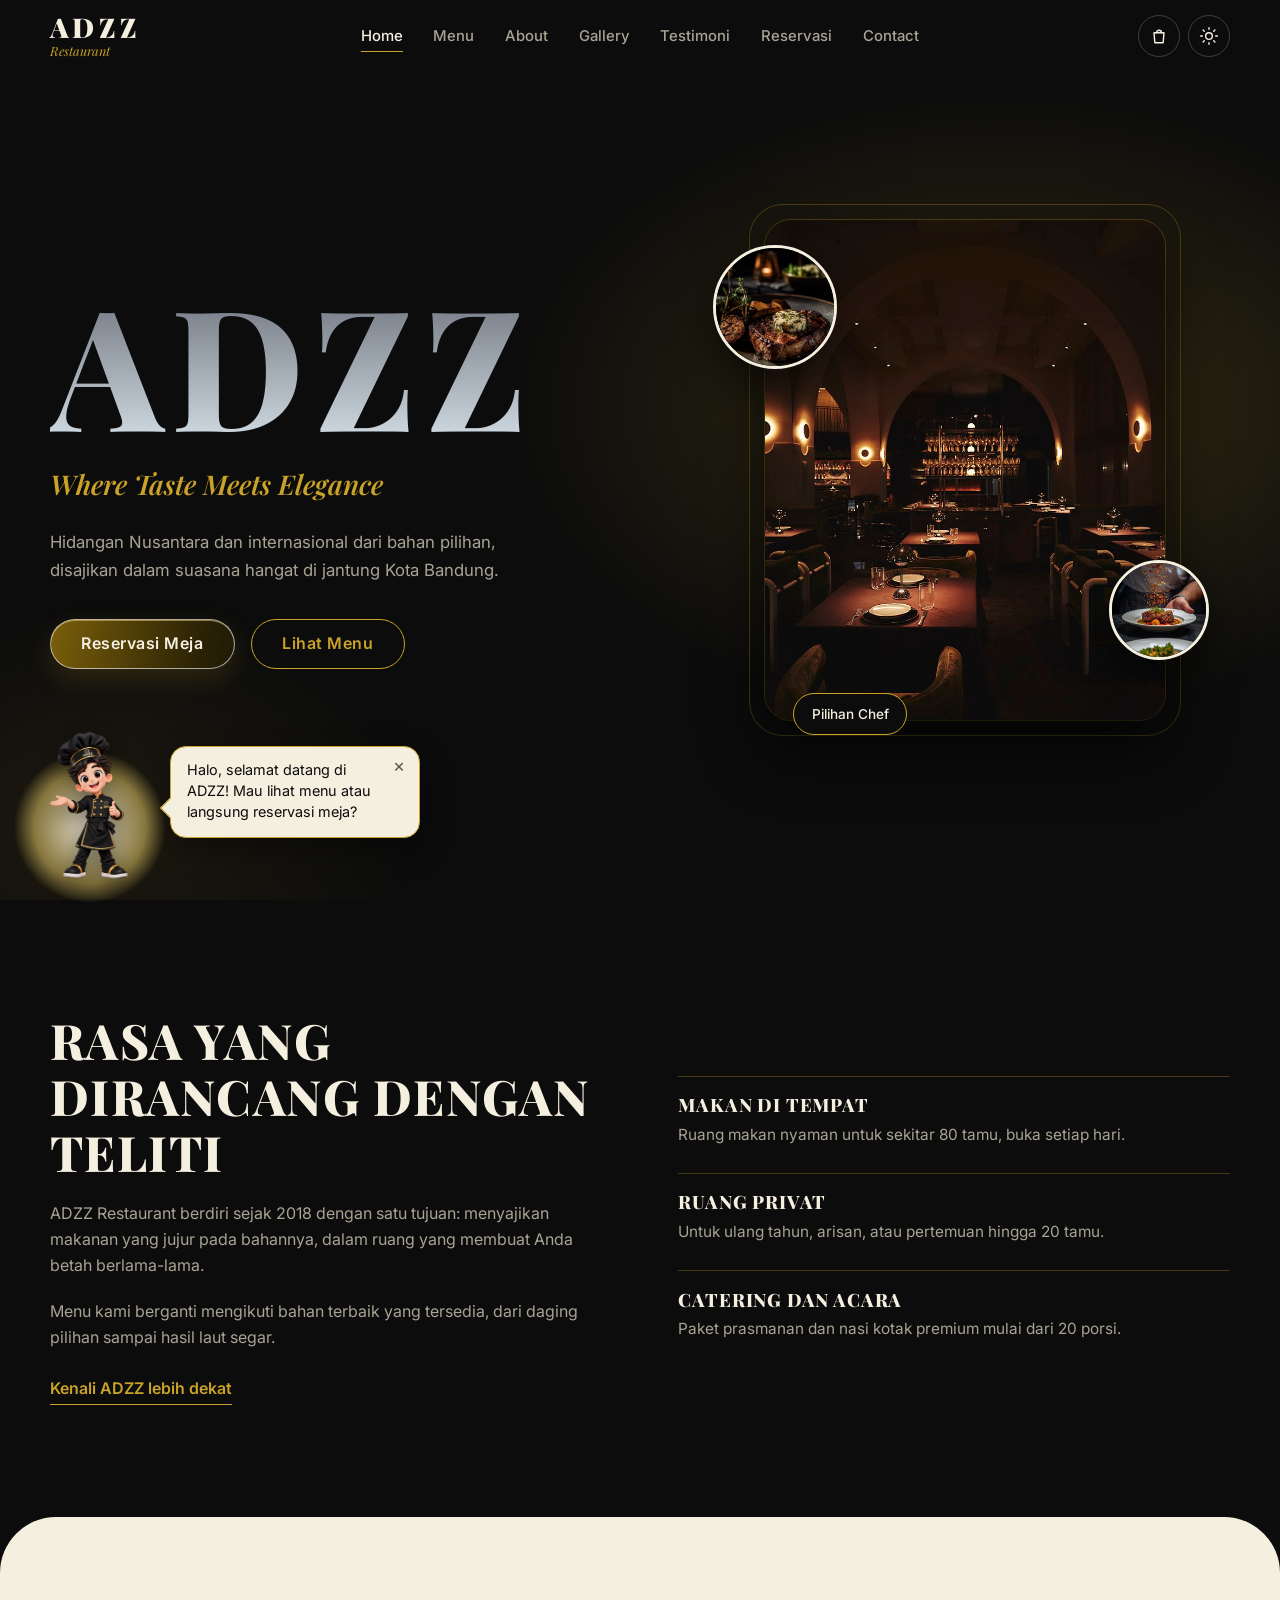
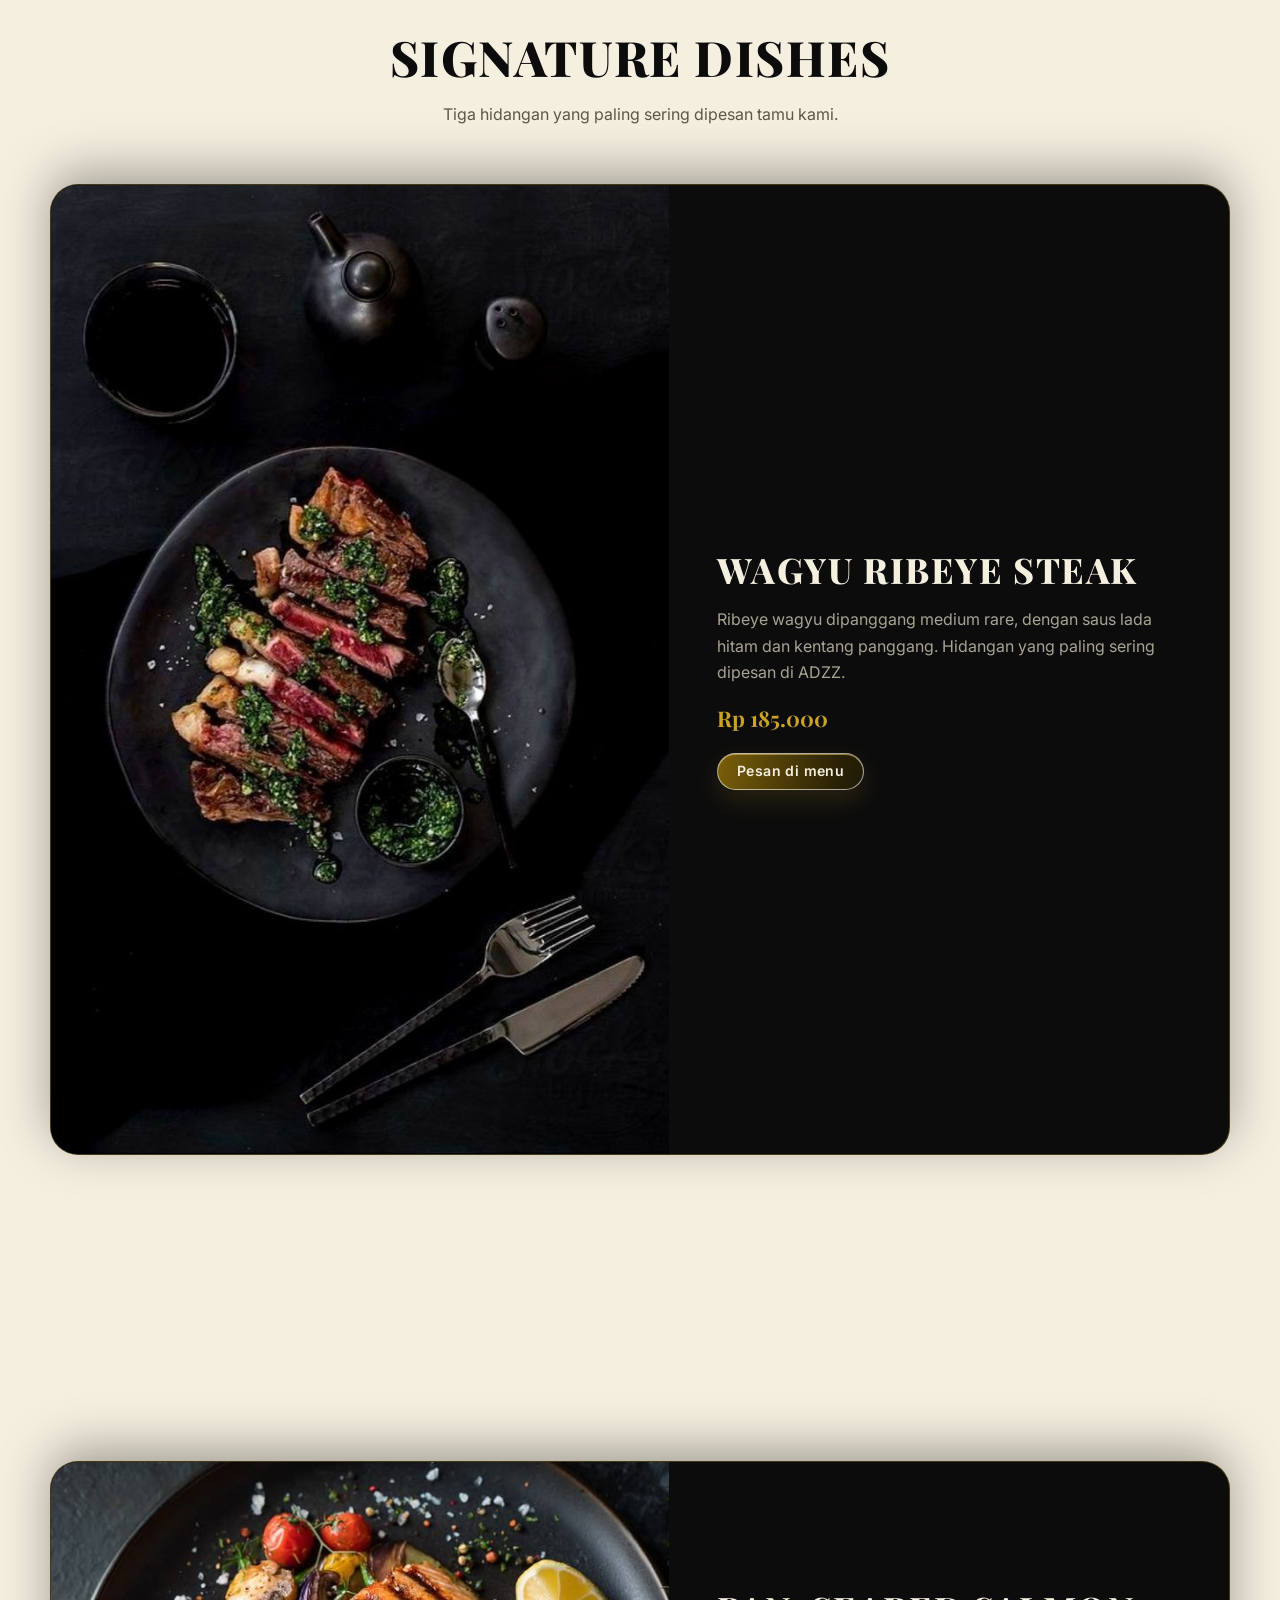
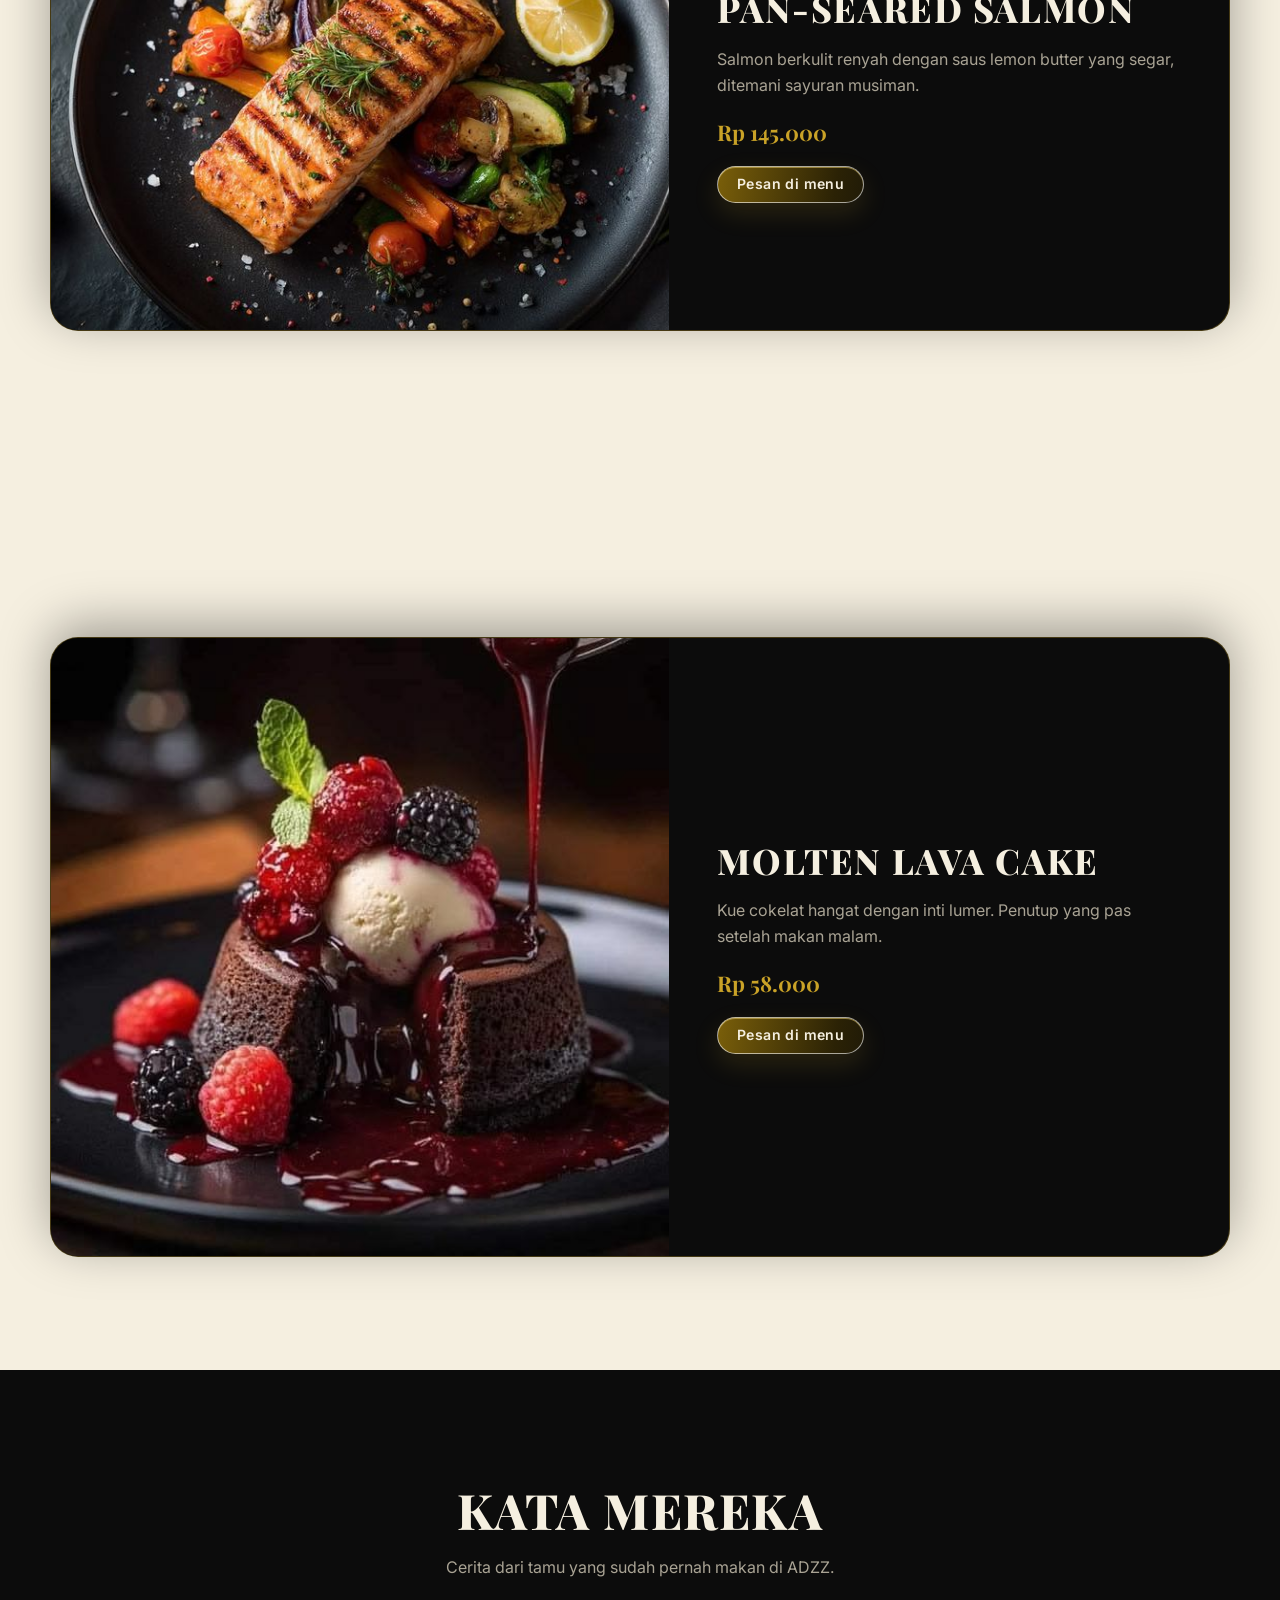
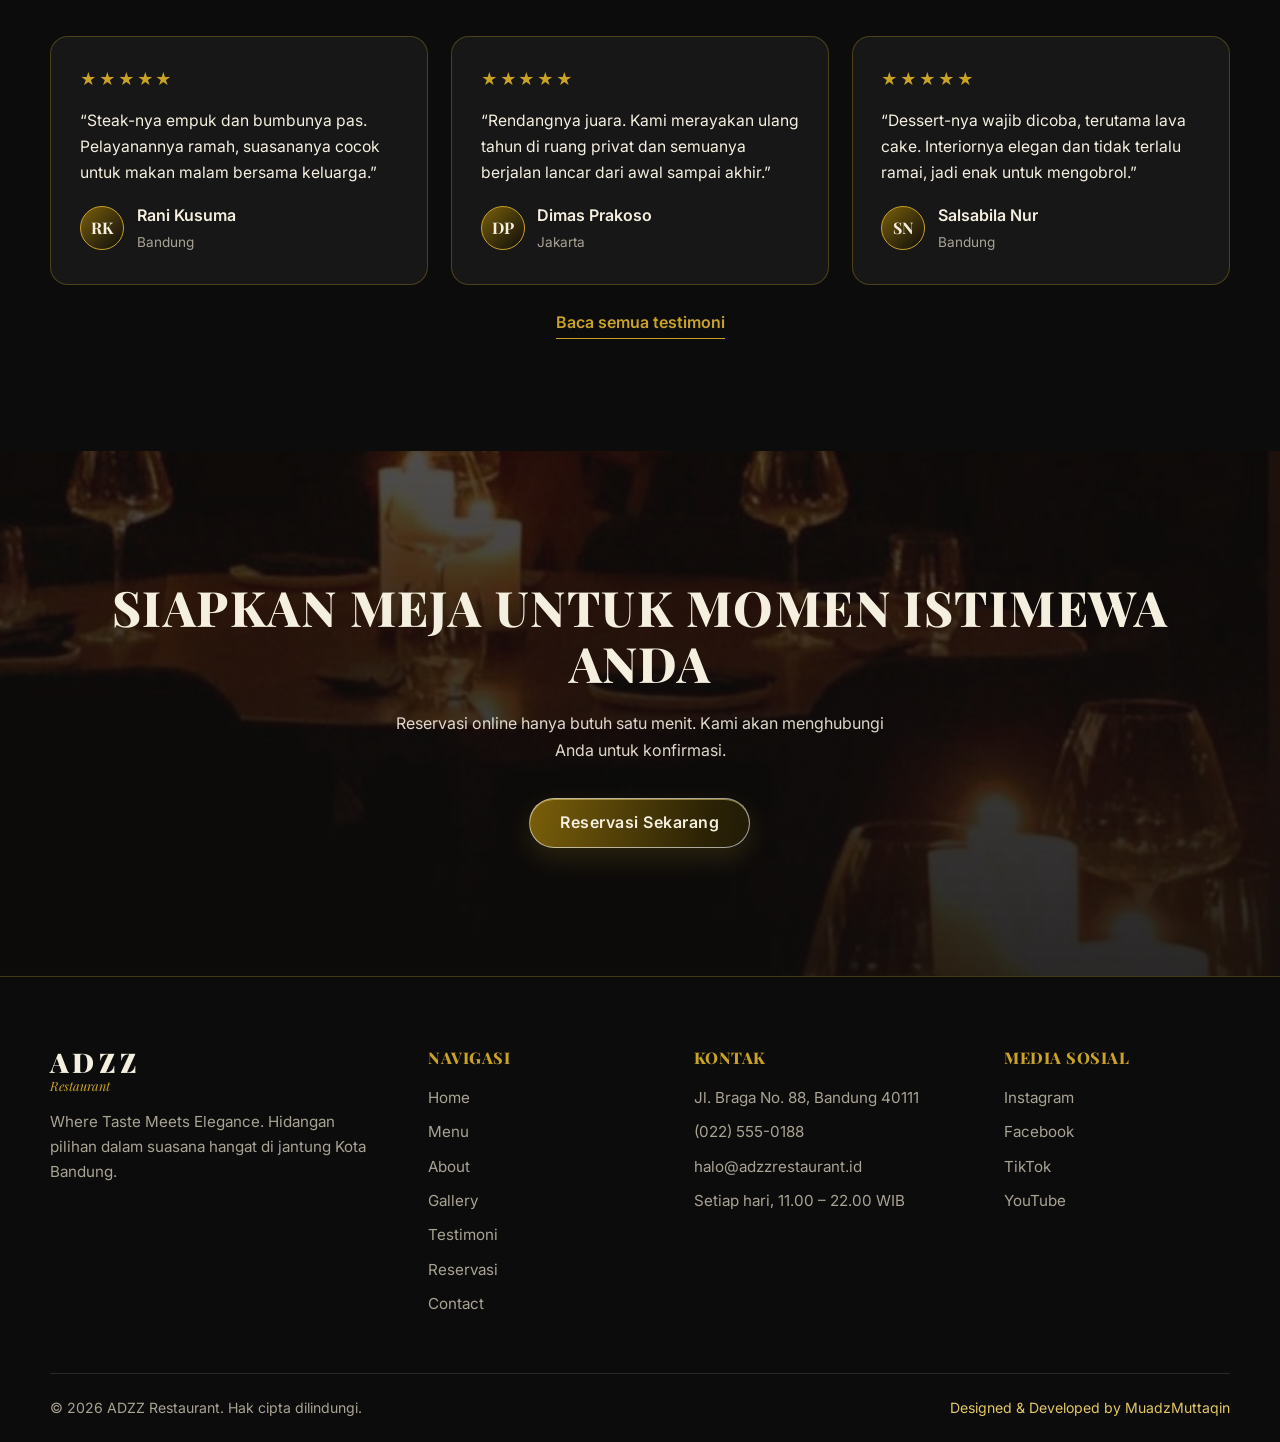
<file: index.html>
<!DOCTYPE html>
<html lang="id" data-theme="dark">
<head>
  <meta charset="UTF-8">
  <meta name="viewport" content="width=device-width, initial-scale=1">
  <title>Home | ADZZ Restaurant</title>
  <meta name="description" content="ADZZ Restaurant, Where Taste Meets Elegance. Restoran premium di Bandung dengan menu pilihan dan suasana elegan.">
  <link rel="icon" href="data:image/svg+xml,%3Csvg xmlns='http://www.w3.org/2000/svg' viewBox='0 0 64 64'%3E%3Crect width='64' height='64' rx='14' fill='%230C0C0C'/%3E%3Ctext x='32' y='43' font-size='34' text-anchor='middle' fill='%23C9A227' font-family='Georgia,serif' font-weight='700'%3EA%3C/text%3E%3C/svg%3E">
  <link rel="preconnect" href="https://fonts.googleapis.com">
  <link rel="preconnect" href="https://fonts.gstatic.com" crossorigin>
  <link href="https://fonts.googleapis.com/css2?family=Inter:wght@400;500;600&family=Playfair+Display:ital,wght@0,600;0,700;0,800;0,900;1,600&display=swap" rel="stylesheet">
  <link rel="stylesheet" href="css/style.css">
  <script>
    /* Dijalankan sebelum halaman tampil: pasang tema tersimpan dan tandai JavaScript aktif (mencegah kedipan) */
    (function () { var d = document.documentElement; d.classList.add('muadzmuttaqin_js');
      try { var t = localStorage.getItem('muadzmuttaqin_theme'); if (t === 'light' || t === 'dark') { d.setAttribute('data-theme', t); } } catch (e) {} })();
  </script>
</head>
<body>
  <a class="muadzmuttaqin_skip" href="#muadzmuttaqin_main">Lewati ke konten utama</a>

  <div class="muadzmuttaqin_wrapper">
  <header class="muadzmuttaqin_header muadzmuttaqin_zone-dark" id="muadzmuttaqin_header">
    <div class="muadzmuttaqin_container">
      <nav class="muadzmuttaqin_nav" aria-label="Navigasi utama">
        <a class="muadzmuttaqin_logo" href="index.html" aria-label="ADZZ Restaurant, ke beranda">
          <span class="muadzmuttaqin_logo-mark">ADZZ</span>
          <span class="muadzmuttaqin_logo-sub">Restaurant</span>
        </a>
        <ul class="muadzmuttaqin_nav-list" id="muadzmuttaqin_nav-list">
          <li><a class="muadzmuttaqin_nav-link" href="index.html" aria-current="page">Home</a></li>
          <li><a class="muadzmuttaqin_nav-link" href="menu.html">Menu</a></li>
          <li><a class="muadzmuttaqin_nav-link" href="about.html">About</a></li>
          <li><a class="muadzmuttaqin_nav-link" href="gallery.html">Gallery</a></li>
          <li><a class="muadzmuttaqin_nav-link" href="testimoni.html">Testimoni</a></li>
          <li><a class="muadzmuttaqin_nav-link" href="reservasi.html">Reservasi</a></li>
          <li><a class="muadzmuttaqin_nav-link" href="contact.html">Contact</a></li>
        </ul>
        <div class="muadzmuttaqin_nav-actions">
          <a class="muadzmuttaqin_cart-link" href="menu.html#muadzmuttaqin_cart" aria-label="Lihat keranjang pesanan">
            <svg viewBox="0 0 24 24" aria-hidden="true"><path d="M6 8h12l-1 12H7L6 8z"/><path d="M9 8a3 3 0 0 1 6 0"/></svg>
            <span class="muadzmuttaqin_cart-badge" hidden>0</span>
          </a>
          <button type="button" class="muadzmuttaqin_theme-toggle" id="muadzmuttaqin_theme-toggle" aria-label="Ganti tema" aria-pressed="false">
            <svg class="muadzmuttaqin_icon-sun" viewBox="0 0 24 24" aria-hidden="true"><circle cx="12" cy="12" r="4"/><path d="M12 2v2M12 20v2M4.9 4.9l1.4 1.4M17.7 17.7l1.4 1.4M2 12h2M20 12h2M4.9 19.1l1.4-1.4M17.7 6.3l1.4-1.4"/></svg>
            <svg class="muadzmuttaqin_icon-moon" viewBox="0 0 24 24" aria-hidden="true"><path d="M20.5 14.2A8.5 8.5 0 0 1 9.8 3.5a8.5 8.5 0 1 0 10.7 10.7z"/></svg>
          </button>
          <button type="button" class="muadzmuttaqin_hamburger" id="muadzmuttaqin_hamburger" aria-label="Buka menu navigasi" aria-expanded="false" aria-controls="muadzmuttaqin_nav-list">
            <span class="muadzmuttaqin_burger-box"><span class="muadzmuttaqin_burger-line"></span><span class="muadzmuttaqin_burger-line"></span><span class="muadzmuttaqin_burger-line"></span></span>
          </button>
        </div>
      </nav>
    </div>
  </header>

    <main id="muadzmuttaqin_main">
      <!-- HERO 3D: judul ADZZ dan foto utama miring mengikuti kursor (lihat script.js bagian 5) -->
      <section class="muadzmuttaqin_hero muadzmuttaqin_zone-dark" id="muadzmuttaqin_hero3d" aria-label="Beranda ADZZ Restaurant">
        <div class="muadzmuttaqin_container muadzmuttaqin_hero-grid">
          <div class="muadzmuttaqin_hero-copy">
            <h1 class="muadzmuttaqin_hero-heading muadzmuttaqin_hero-title" id="muadzmuttaqin_hero-title">ADZZ</h1>
            <p class="muadzmuttaqin_hero-tagline">Where Taste Meets Elegance</p>
            <p class="muadzmuttaqin_hero-text">Hidangan Nusantara dan internasional dari bahan pilihan, disajikan dalam suasana hangat di jantung Kota Bandung.</p>
            <div class="muadzmuttaqin_hero-actions">
              <a class="muadzmuttaqin_btn" data-magnet="6" href="reservasi.html">Reservasi Meja</a>
              <a class="muadzmuttaqin_btn muadzmuttaqin_btn-ghost" data-magnet="6" href="menu.html">Lihat Menu</a>
            </div>
          </div>
          <div class="muadzmuttaqin_hero-visual">
            <div class="muadzmuttaqin_hero-photo-wrap" data-magnet="18">
              <div class="muadzmuttaqin_hero-photo" id="muadzmuttaqin_hero-photo">
                <img class="muadzmuttaqin_hero-img" src="images/hero-1.jpg" alt="Hidangan utama andalan ADZZ Restaurant">
                <img class="muadzmuttaqin_hero-float muadzmuttaqin_float-a" src="images/hero-2.jpg" alt="">
                <img class="muadzmuttaqin_hero-float muadzmuttaqin_float-b" src="images/hero-3.jpg" alt="">
                <span class="muadzmuttaqin_hero-tag">Pilihan Chef</span>
              </div>
            </div>
          </div>
        </div>
      </section>

      <!-- RINGKASAN -->
      <section class="muadzmuttaqin_section" id="muadzmuttaqin_ringkasan">
        <div class="muadzmuttaqin_container muadzmuttaqin_split">
          <div class="muadzmuttaqin_reveal">
            <h2>Rasa yang dirancang dengan teliti</h2>
            <p>ADZZ Restaurant berdiri sejak 2018 dengan satu tujuan: menyajikan makanan yang jujur pada bahannya, dalam ruang yang membuat Anda betah berlama-lama.</p>
            <p>Menu kami berganti mengikuti bahan terbaik yang tersedia, dari daging pilihan sampai hasil laut segar.</p>
            <a class="muadzmuttaqin_link-line" href="about.html">Kenali ADZZ lebih dekat</a>
          </div>
          <div class="muadzmuttaqin_services muadzmuttaqin_reveal">
            <div class="muadzmuttaqin_service">
              <h3>Makan di tempat</h3>
              <p>Ruang makan nyaman untuk sekitar 80 tamu, buka setiap hari.</p>
            </div>
            <div class="muadzmuttaqin_service">
              <h3>Ruang privat</h3>
              <p>Untuk ulang tahun, arisan, atau pertemuan hingga 20 tamu.</p>
            </div>
            <div class="muadzmuttaqin_service">
              <h3>Catering dan acara</h3>
              <p>Paket prasmanan dan nasi kotak premium mulai dari 20 porsi.</p>
            </div>
          </div>
        </div>
      </section>

      <!-- SIGNATURE DISHES: tiga kartu sticky yang mengecil saat discroll (script.js bagian 7) -->
      <section class="muadzmuttaqin_section muadzmuttaqin_section-cream" id="muadzmuttaqin_signature">
        <div class="muadzmuttaqin_container">
          <div class="muadzmuttaqin_section-head muadzmuttaqin_center muadzmuttaqin_reveal">
            <h2>Signature Dishes</h2>
            <p>Tiga hidangan yang paling sering dipesan tamu kami.</p>
          </div>
          <div class="muadzmuttaqin_stack" id="muadzmuttaqin_stack">
          <article class="muadzmuttaqin_stack-card muadzmuttaqin_zone-dark" style="--muadzmuttaqin_i:0">
            <div class="muadzmuttaqin_stack-media"><img src="images/menu-steak.jpg" alt="Wagyu Ribeye Steak" loading="lazy"></div>
            <div class="muadzmuttaqin_stack-body">
              <h3 class="muadzmuttaqin_stack-title">Wagyu Ribeye Steak</h3>
              <p class="muadzmuttaqin_stack-text">Ribeye wagyu dipanggang medium rare, dengan saus lada hitam dan kentang panggang. Hidangan yang paling sering dipesan di ADZZ.</p>
              <p class="muadzmuttaqin_stack-price">Rp 185.000</p>
              <div><a class="muadzmuttaqin_btn muadzmuttaqin_btn-sm" href="menu.html">Pesan di menu</a></div>
            </div>
          </article>
          <article class="muadzmuttaqin_stack-card muadzmuttaqin_zone-dark" style="--muadzmuttaqin_i:1">
            <div class="muadzmuttaqin_stack-media"><img src="images/menu-salmon.jpg" alt="Pan-Seared Salmon" loading="lazy"></div>
            <div class="muadzmuttaqin_stack-body">
              <h3 class="muadzmuttaqin_stack-title">Pan-Seared Salmon</h3>
              <p class="muadzmuttaqin_stack-text">Salmon berkulit renyah dengan saus lemon butter yang segar, ditemani sayuran musiman.</p>
              <p class="muadzmuttaqin_stack-price">Rp 145.000</p>
              <div><a class="muadzmuttaqin_btn muadzmuttaqin_btn-sm" href="menu.html">Pesan di menu</a></div>
            </div>
          </article>
          <article class="muadzmuttaqin_stack-card muadzmuttaqin_zone-dark" style="--muadzmuttaqin_i:2">
            <div class="muadzmuttaqin_stack-media"><img src="images/menu-lava.jpg" alt="Molten Lava Cake" loading="lazy"></div>
            <div class="muadzmuttaqin_stack-body">
              <h3 class="muadzmuttaqin_stack-title">Molten Lava Cake</h3>
              <p class="muadzmuttaqin_stack-text">Kue cokelat hangat dengan inti lumer. Penutup yang pas setelah makan malam.</p>
              <p class="muadzmuttaqin_stack-price">Rp 58.000</p>
              <div><a class="muadzmuttaqin_btn muadzmuttaqin_btn-sm" href="menu.html">Pesan di menu</a></div>
            </div>
          </article>
          </div>
        </div>
      </section>

      <!-- TESTIMONI SINGKAT -->
      <section class="muadzmuttaqin_section" id="muadzmuttaqin_testimoni-singkat">
        <div class="muadzmuttaqin_container">
          <div class="muadzmuttaqin_section-head muadzmuttaqin_center muadzmuttaqin_reveal">
            <h2>Kata mereka</h2>
            <p>Cerita dari tamu yang sudah pernah makan di ADZZ.</p>
          </div>
          <div class="muadzmuttaqin_quotes">
          <figure class="muadzmuttaqin_quote muadzmuttaqin_reveal">
            <span class="muadzmuttaqin_quote-stars" role="img" aria-label="Penilaian 5 dari 5">★★★★★</span>
            <blockquote class="muadzmuttaqin_quote-text">&ldquo;Steak-nya empuk dan bumbunya pas. Pelayanannya ramah, suasananya cocok untuk makan malam bersama keluarga.&rdquo;</blockquote>
            <figcaption class="muadzmuttaqin_quote-author">
              <span class="muadzmuttaqin_avatar" aria-hidden="true">RK</span>
              <span><span class="muadzmuttaqin_quote-name">Rani Kusuma</span><br><span class="muadzmuttaqin_quote-meta">Bandung</span></span>
            </figcaption>
          </figure>
          <figure class="muadzmuttaqin_quote muadzmuttaqin_reveal">
            <span class="muadzmuttaqin_quote-stars" role="img" aria-label="Penilaian 5 dari 5">★★★★★</span>
            <blockquote class="muadzmuttaqin_quote-text">&ldquo;Rendangnya juara. Kami merayakan ulang tahun di ruang privat dan semuanya berjalan lancar dari awal sampai akhir.&rdquo;</blockquote>
            <figcaption class="muadzmuttaqin_quote-author">
              <span class="muadzmuttaqin_avatar" aria-hidden="true">DP</span>
              <span><span class="muadzmuttaqin_quote-name">Dimas Prakoso</span><br><span class="muadzmuttaqin_quote-meta">Jakarta</span></span>
            </figcaption>
          </figure>
          <figure class="muadzmuttaqin_quote muadzmuttaqin_reveal">
            <span class="muadzmuttaqin_quote-stars" role="img" aria-label="Penilaian 5 dari 5">★★★★★</span>
            <blockquote class="muadzmuttaqin_quote-text">&ldquo;Dessert-nya wajib dicoba, terutama lava cake. Interiornya elegan dan tidak terlalu ramai, jadi enak untuk mengobrol.&rdquo;</blockquote>
            <figcaption class="muadzmuttaqin_quote-author">
              <span class="muadzmuttaqin_avatar" aria-hidden="true">SN</span>
              <span><span class="muadzmuttaqin_quote-name">Salsabila Nur</span><br><span class="muadzmuttaqin_quote-meta">Bandung</span></span>
            </figcaption>
          </figure>
          </div>
          <p class="muadzmuttaqin_center" style="text-align:center"><a class="muadzmuttaqin_link-line" href="testimoni.html">Baca semua testimoni</a></p>
        </div>
      </section>

      <!-- AJAKAN RESERVASI -->
      <section class="muadzmuttaqin_cta muadzmuttaqin_zone-dark" id="muadzmuttaqin_cta-reservasi">
        <div class="muadzmuttaqin_container muadzmuttaqin_reveal">
          <h2>Siapkan meja untuk momen istimewa Anda</h2>
          <p>Reservasi online hanya butuh satu menit. Kami akan menghubungi Anda untuk konfirmasi.</p>
          <a class="muadzmuttaqin_btn" data-magnet="6" href="reservasi.html">Reservasi Sekarang</a>
        </div>
      </section>
    </main>

  <footer class="muadzmuttaqin_footer muadzmuttaqin_zone-dark">
    <div class="muadzmuttaqin_container">
      <div class="muadzmuttaqin_footer-grid">
        <div class="muadzmuttaqin_footer-brand">
          <a class="muadzmuttaqin_logo" href="index.html" aria-label="ADZZ Restaurant, ke beranda">
            <span class="muadzmuttaqin_logo-mark">ADZZ</span>
            <span class="muadzmuttaqin_logo-sub">Restaurant</span>
          </a>
          <p>Where Taste Meets Elegance. Hidangan pilihan dalam suasana hangat di jantung Kota Bandung.</p>
        </div>
        <div>
          <h4 class="muadzmuttaqin_footer-title">Navigasi</h4>
          <ul class="muadzmuttaqin_footer-links">
            <li><a href="index.html">Home</a></li>
            <li><a href="menu.html">Menu</a></li>
            <li><a href="about.html">About</a></li>
            <li><a href="gallery.html">Gallery</a></li>
            <li><a href="testimoni.html">Testimoni</a></li>
            <li><a href="reservasi.html">Reservasi</a></li>
            <li><a href="contact.html">Contact</a></li>
          </ul>
        </div>
        <div>
          <h4 class="muadzmuttaqin_footer-title">Kontak</h4>
          <ul class="muadzmuttaqin_footer-links">
            <li><span>Jl. Braga No. 88, Bandung 40111</span></li>
            <li><a href="tel:+62225550188">(022) 555-0188</a></li>
            <li><a href="mailto:halo@adzzrestaurant.id">halo@adzzrestaurant.id</a></li>
            <li><span>Setiap hari, 11.00 &ndash; 22.00 WIB</span></li>
          </ul>
        </div>
        <div>
          <h4 class="muadzmuttaqin_footer-title">Media Sosial</h4>
          <!-- Tautan dummy: ganti dengan akun asli jika sudah ada -->
          <ul class="muadzmuttaqin_footer-links">
            <li><a href="https://www.instagram.com/" target="_blank" rel="noopener">Instagram</a></li>
            <li><a href="https://www.facebook.com/" target="_blank" rel="noopener">Facebook</a></li>
            <li><a href="https://www.tiktok.com/" target="_blank" rel="noopener">TikTok</a></li>
            <li><a href="https://www.youtube.com/" target="_blank" rel="noopener">YouTube</a></li>
          </ul>
        </div>
      </div>
      <div class="muadzmuttaqin_footer-bottom">
        <span>&copy; 2026 ADZZ Restaurant. Hak cipta dilindungi.</span>
        <span class="muadzmuttaqin_footer-credit">Designed &amp; Developed by MuadzMuttaqin</span>
      </div>
    </div>
  </footer>
  </div>

  <!-- Toast notifikasi, dipakai keranjang, reservasi, dan form kontak -->
  <div class="muadzmuttaqin_toast" id="muadzmuttaqin_toast" role="status" aria-live="polite"></div>

  <!-- Maskot ADZZ Chef: spritesheet 8 frame (images/mascot/chef-welcome.png), diputar oleh script.js bagian 14 -->
  <aside class="muadzmuttaqin_mascot" id="muadzmuttaqin_mascot" aria-label="Maskot ADZZ Chef">
    <div class="muadzmuttaqin_mascot-bubble" id="muadzmuttaqin_mascot-bubble" role="status">
      <p class="muadzmuttaqin_mascot-text">Halo, selamat datang di ADZZ! Mau lihat menu atau langsung reservasi meja?</p>
      <button type="button" class="muadzmuttaqin_mascot-close" id="muadzmuttaqin_mascot-close" aria-label="Sembunyikan maskot">&times;</button>
    </div>
    <button type="button" class="muadzmuttaqin_mascot-btn" id="muadzmuttaqin_mascot-btn" aria-label="ADZZ Chef. Klik untuk melihat dia melambai lagi">
      <span class="muadzmuttaqin_mascot-sprite" id="muadzmuttaqin_mascot-sprite" aria-hidden="true"></span>
    </button>
  </aside>

  <!-- Tombol kembali ke atas -->
  <button type="button" class="muadzmuttaqin_backtop" id="muadzmuttaqin_backtop" aria-label="Kembali ke atas">
    <svg viewBox="0 0 24 24" aria-hidden="true"><path d="M12 19V5M5 12l7-7 7 7"/></svg>
  </button>

  <script src="js/script.js"></script>
</body>
</html>
</file>
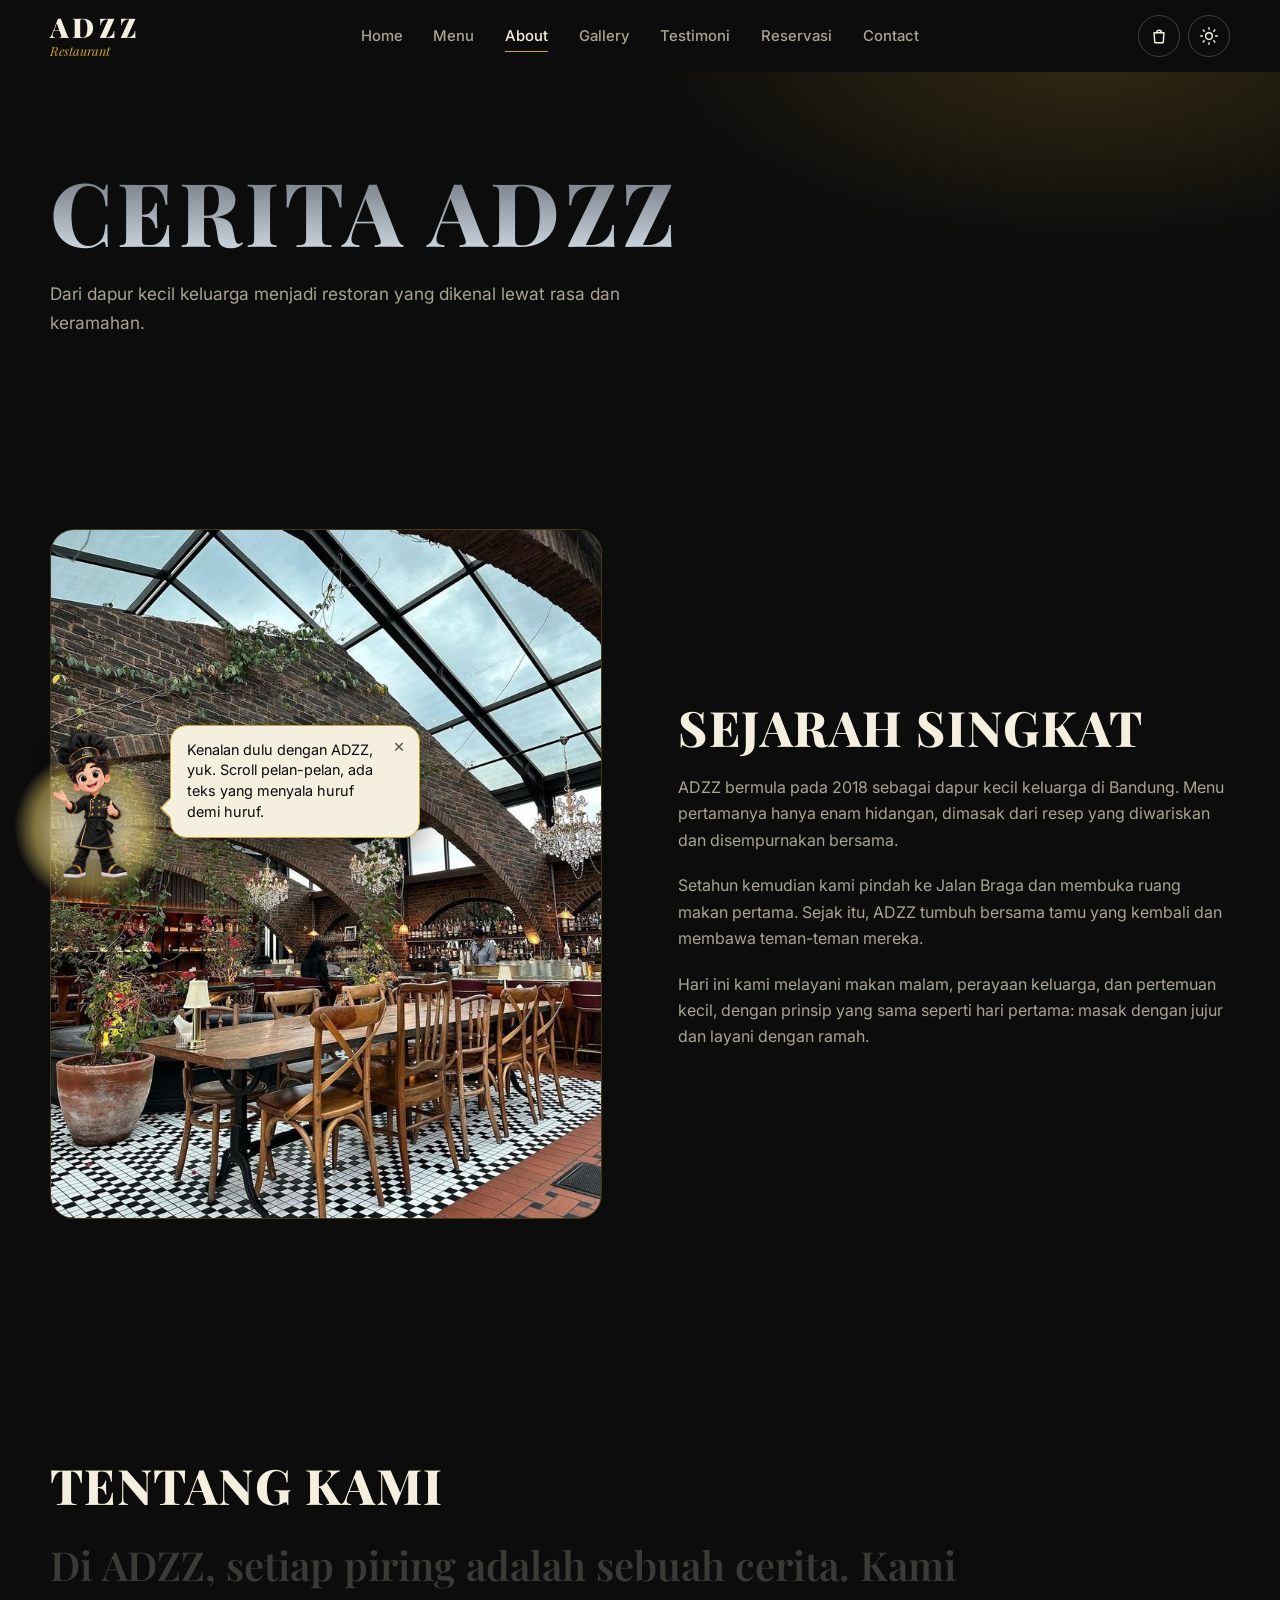
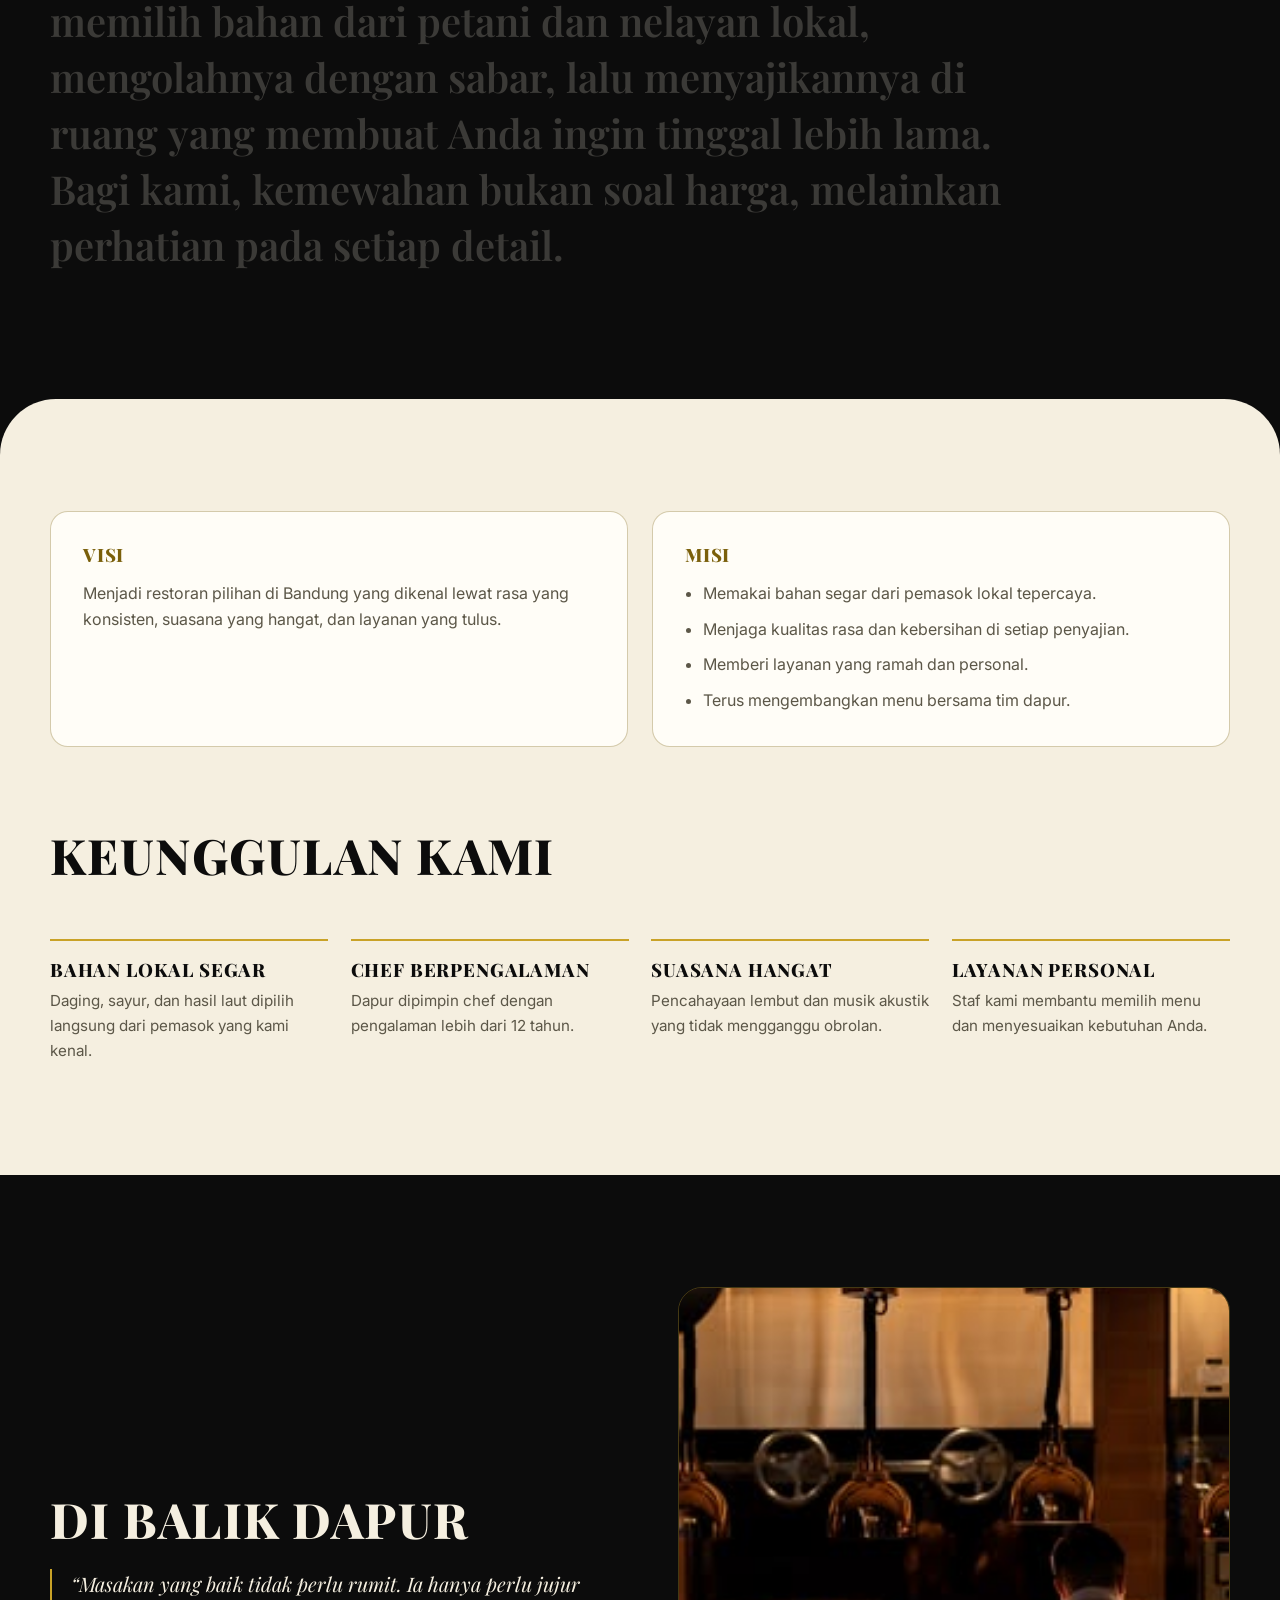
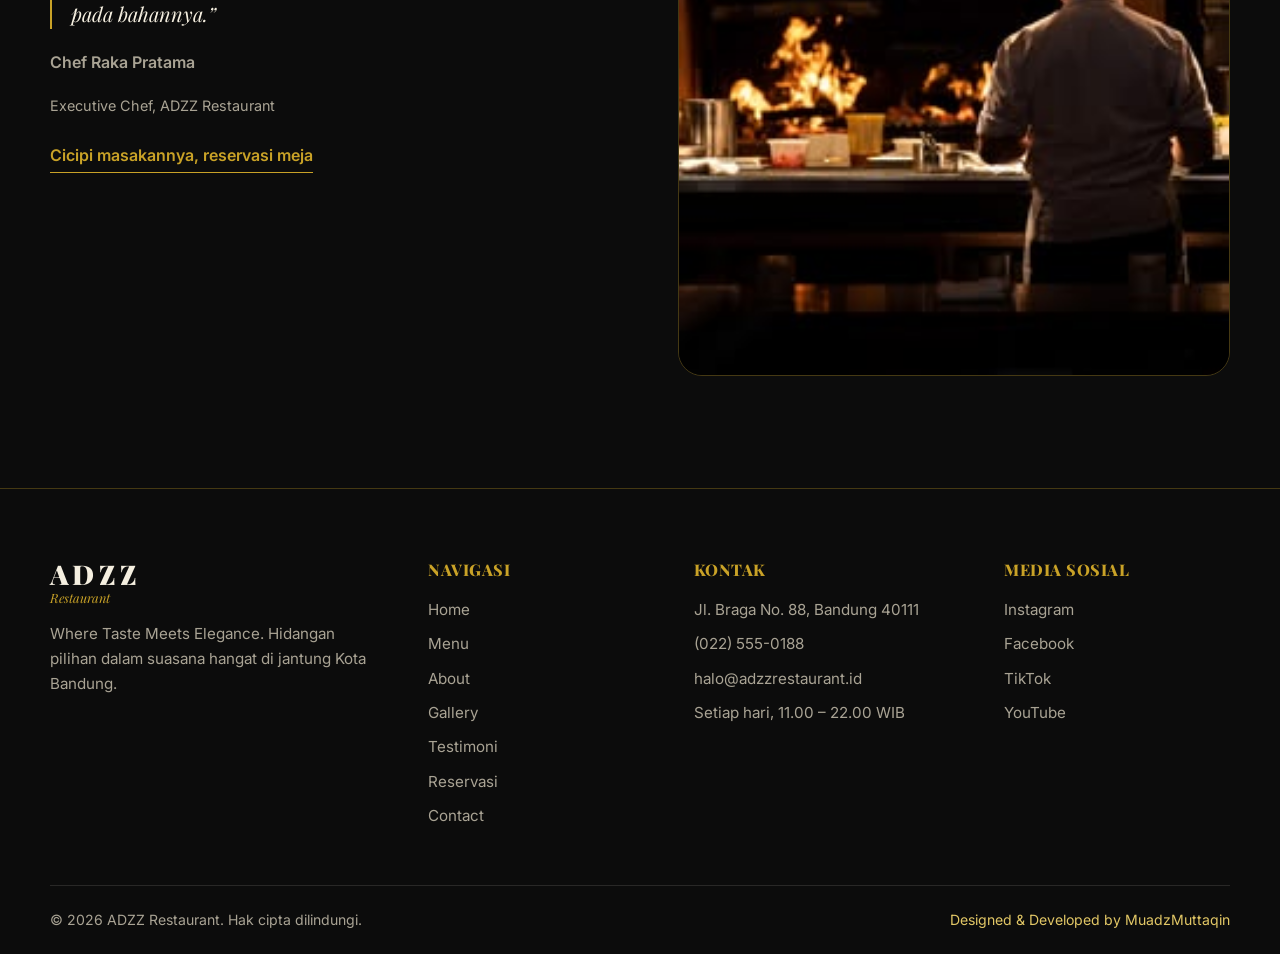
<file: about.html>
<!DOCTYPE html>
<html lang="id" data-theme="dark">
<head>
  <meta charset="UTF-8">
  <meta name="viewport" content="width=device-width, initial-scale=1">
  <title>About | ADZZ Restaurant</title>
  <meta name="description" content="Sejarah, visi misi, dan keunggulan ADZZ Restaurant di Bandung.">
  <link rel="icon" href="data:image/svg+xml,%3Csvg xmlns='http://www.w3.org/2000/svg' viewBox='0 0 64 64'%3E%3Crect width='64' height='64' rx='14' fill='%230C0C0C'/%3E%3Ctext x='32' y='43' font-size='34' text-anchor='middle' fill='%23C9A227' font-family='Georgia,serif' font-weight='700'%3EA%3C/text%3E%3C/svg%3E">
  <link rel="preconnect" href="https://fonts.googleapis.com">
  <link rel="preconnect" href="https://fonts.gstatic.com" crossorigin>
  <link href="https://fonts.googleapis.com/css2?family=Inter:wght@400;500;600&family=Playfair+Display:ital,wght@0,600;0,700;0,800;0,900;1,600&display=swap" rel="stylesheet">
  <link rel="stylesheet" href="css/style.css">
  <script>
    /* Dijalankan sebelum halaman tampil: pasang tema tersimpan dan tandai JavaScript aktif (mencegah kedipan) */
    (function () { var d = document.documentElement; d.classList.add('muadzmuttaqin_js');
      try { var t = localStorage.getItem('muadzmuttaqin_theme'); if (t === 'light' || t === 'dark') { d.setAttribute('data-theme', t); } } catch (e) {} })();
  </script>
</head>
<body>
  <a class="muadzmuttaqin_skip" href="#muadzmuttaqin_main">Lewati ke konten utama</a>

  <div class="muadzmuttaqin_wrapper">
  <header class="muadzmuttaqin_header muadzmuttaqin_zone-dark" id="muadzmuttaqin_header">
    <div class="muadzmuttaqin_container">
      <nav class="muadzmuttaqin_nav" aria-label="Navigasi utama">
        <a class="muadzmuttaqin_logo" href="index.html" aria-label="ADZZ Restaurant, ke beranda">
          <span class="muadzmuttaqin_logo-mark">ADZZ</span>
          <span class="muadzmuttaqin_logo-sub">Restaurant</span>
        </a>
        <ul class="muadzmuttaqin_nav-list" id="muadzmuttaqin_nav-list">
          <li><a class="muadzmuttaqin_nav-link" href="index.html">Home</a></li>
          <li><a class="muadzmuttaqin_nav-link" href="menu.html">Menu</a></li>
          <li><a class="muadzmuttaqin_nav-link" href="about.html" aria-current="page">About</a></li>
          <li><a class="muadzmuttaqin_nav-link" href="gallery.html">Gallery</a></li>
          <li><a class="muadzmuttaqin_nav-link" href="testimoni.html">Testimoni</a></li>
          <li><a class="muadzmuttaqin_nav-link" href="reservasi.html">Reservasi</a></li>
          <li><a class="muadzmuttaqin_nav-link" href="contact.html">Contact</a></li>
        </ul>
        <div class="muadzmuttaqin_nav-actions">
          <a class="muadzmuttaqin_cart-link" href="menu.html#muadzmuttaqin_cart" aria-label="Lihat keranjang pesanan">
            <svg viewBox="0 0 24 24" aria-hidden="true"><path d="M6 8h12l-1 12H7L6 8z"/><path d="M9 8a3 3 0 0 1 6 0"/></svg>
            <span class="muadzmuttaqin_cart-badge" hidden>0</span>
          </a>
          <button type="button" class="muadzmuttaqin_theme-toggle" id="muadzmuttaqin_theme-toggle" aria-label="Ganti tema" aria-pressed="false">
            <svg class="muadzmuttaqin_icon-sun" viewBox="0 0 24 24" aria-hidden="true"><circle cx="12" cy="12" r="4"/><path d="M12 2v2M12 20v2M4.9 4.9l1.4 1.4M17.7 17.7l1.4 1.4M2 12h2M20 12h2M4.9 19.1l1.4-1.4M17.7 6.3l1.4-1.4"/></svg>
            <svg class="muadzmuttaqin_icon-moon" viewBox="0 0 24 24" aria-hidden="true"><path d="M20.5 14.2A8.5 8.5 0 0 1 9.8 3.5a8.5 8.5 0 1 0 10.7 10.7z"/></svg>
          </button>
          <button type="button" class="muadzmuttaqin_hamburger" id="muadzmuttaqin_hamburger" aria-label="Buka menu navigasi" aria-expanded="false" aria-controls="muadzmuttaqin_nav-list">
            <span class="muadzmuttaqin_burger-box"><span class="muadzmuttaqin_burger-line"></span><span class="muadzmuttaqin_burger-line"></span><span class="muadzmuttaqin_burger-line"></span></span>
          </button>
        </div>
      </nav>
    </div>
  </header>

    <main id="muadzmuttaqin_main">
      <section class="muadzmuttaqin_page-hero muadzmuttaqin_zone-dark ">
        <div class="muadzmuttaqin_container">
          <h1 class="muadzmuttaqin_hero-heading">Cerita ADZZ</h1>
          <p class="muadzmuttaqin_page-lead">Dari dapur kecil keluarga menjadi restoran yang dikenal lewat rasa dan keramahan.</p>
        </div>
      </section>

      <!-- SEJARAH -->
      <section class="muadzmuttaqin_section" id="muadzmuttaqin_sejarah">
        <div class="muadzmuttaqin_container muadzmuttaqin_split">
          <div class="muadzmuttaqin_about-media muadzmuttaqin_reveal">
            <img src="images/about-resto.jpg" alt="Suasana ADZZ Restaurant" loading="lazy">
          </div>
          <div class="muadzmuttaqin_reveal">
            <h2>Sejarah singkat</h2>
            <p>ADZZ bermula pada 2018 sebagai dapur kecil keluarga di Bandung. Menu pertamanya hanya enam hidangan, dimasak dari resep yang diwariskan dan disempurnakan bersama.</p>
            <p>Setahun kemudian kami pindah ke Jalan Braga dan membuka ruang makan pertama. Sejak itu, ADZZ tumbuh bersama tamu yang kembali dan membawa teman-teman mereka.</p>
            <p>Hari ini kami melayani makan malam, perayaan keluarga, dan pertemuan kecil, dengan prinsip yang sama seperti hari pertama: masak dengan jujur dan layani dengan ramah.</p>
          </div>
        </div>
      </section>

      <!-- TEKS SCROLL-REVEAL PER HURUF (script.js bagian 10) -->
      <section class="muadzmuttaqin_reveal-block" id="muadzmuttaqin_tentang-kami" aria-labelledby="muadzmuttaqin_tentang-heading">
        <div class="muadzmuttaqin_container">
          <h2 id="muadzmuttaqin_tentang-heading">Tentang Kami</h2>
          <p class="muadzmuttaqin_reveal-text" id="muadzmuttaqin_reveal-text">Di ADZZ, setiap piring adalah sebuah cerita. Kami memilih bahan dari petani dan nelayan lokal, mengolahnya dengan sabar, lalu menyajikannya di ruang yang membuat Anda ingin tinggal lebih lama. Bagi kami, kemewahan bukan soal harga, melainkan perhatian pada setiap detail.</p>
        </div>
      </section>

      <!-- VISI MISI + KEUNGGULAN -->
      <section class="muadzmuttaqin_section muadzmuttaqin_section-cream" id="muadzmuttaqin_visi-misi">
        <div class="muadzmuttaqin_container">
          <div class="muadzmuttaqin_vm-grid">
            <div class="muadzmuttaqin_vm-card muadzmuttaqin_reveal">
              <h3>Visi</h3>
              <p>Menjadi restoran pilihan di Bandung yang dikenal lewat rasa yang konsisten, suasana yang hangat, dan layanan yang tulus.</p>
            </div>
            <div class="muadzmuttaqin_vm-card muadzmuttaqin_reveal">
              <h3>Misi</h3>
              <ul>
                <li>Memakai bahan segar dari pemasok lokal tepercaya.</li>
                <li>Menjaga kualitas rasa dan kebersihan di setiap penyajian.</li>
                <li>Memberi layanan yang ramah dan personal.</li>
                <li>Terus mengembangkan menu bersama tim dapur.</li>
              </ul>
            </div>
          </div>

          <div class="muadzmuttaqin_section-head muadzmuttaqin_reveal">
            <h2>Keunggulan kami</h2>
          </div>
          <div class="muadzmuttaqin_feature-grid">
            <div class="muadzmuttaqin_feature muadzmuttaqin_reveal">
              <h3>Bahan lokal segar</h3>
              <p>Daging, sayur, dan hasil laut dipilih langsung dari pemasok yang kami kenal.</p>
            </div>
            <div class="muadzmuttaqin_feature muadzmuttaqin_reveal">
              <h3>Chef berpengalaman</h3>
              <p>Dapur dipimpin chef dengan pengalaman lebih dari 12 tahun.</p>
            </div>
            <div class="muadzmuttaqin_feature muadzmuttaqin_reveal">
              <h3>Suasana hangat</h3>
              <p>Pencahayaan lembut dan musik akustik yang tidak mengganggu obrolan.</p>
            </div>
            <div class="muadzmuttaqin_feature muadzmuttaqin_reveal">
              <h3>Layanan personal</h3>
              <p>Staf kami membantu memilih menu dan menyesuaikan kebutuhan Anda.</p>
            </div>
          </div>
        </div>
      </section>

      <!-- CHEF -->
      <section class="muadzmuttaqin_section" id="muadzmuttaqin_chef">
        <div class="muadzmuttaqin_container muadzmuttaqin_split">
          <div class="muadzmuttaqin_reveal">
            <h2>Di balik dapur</h2>
            <blockquote class="muadzmuttaqin_chef-quote">&ldquo;Masakan yang baik tidak perlu rumit. Ia hanya perlu jujur pada bahannya.&rdquo;</blockquote>
            <p class="muadzmuttaqin_chef-name">Chef Raka Pratama</p>
            <p class="muadzmuttaqin_chef-role">Executive Chef, ADZZ Restaurant</p>
            <a class="muadzmuttaqin_link-line" href="reservasi.html">Cicipi masakannya, reservasi meja</a>
          </div>
          <div class="muadzmuttaqin_about-media muadzmuttaqin_reveal">
            <img src="images/about-chef.jpg" alt="Chef Raka Pratama di dapur ADZZ" loading="lazy">
          </div>
        </div>
      </section>
    </main>

  <footer class="muadzmuttaqin_footer muadzmuttaqin_zone-dark">
    <div class="muadzmuttaqin_container">
      <div class="muadzmuttaqin_footer-grid">
        <div class="muadzmuttaqin_footer-brand">
          <a class="muadzmuttaqin_logo" href="index.html" aria-label="ADZZ Restaurant, ke beranda">
            <span class="muadzmuttaqin_logo-mark">ADZZ</span>
            <span class="muadzmuttaqin_logo-sub">Restaurant</span>
          </a>
          <p>Where Taste Meets Elegance. Hidangan pilihan dalam suasana hangat di jantung Kota Bandung.</p>
        </div>
        <div>
          <h4 class="muadzmuttaqin_footer-title">Navigasi</h4>
          <ul class="muadzmuttaqin_footer-links">
            <li><a href="index.html">Home</a></li>
            <li><a href="menu.html">Menu</a></li>
            <li><a href="about.html">About</a></li>
            <li><a href="gallery.html">Gallery</a></li>
            <li><a href="testimoni.html">Testimoni</a></li>
            <li><a href="reservasi.html">Reservasi</a></li>
            <li><a href="contact.html">Contact</a></li>
          </ul>
        </div>
        <div>
          <h4 class="muadzmuttaqin_footer-title">Kontak</h4>
          <ul class="muadzmuttaqin_footer-links">
            <li><span>Jl. Braga No. 88, Bandung 40111</span></li>
            <li><a href="tel:+62225550188">(022) 555-0188</a></li>
            <li><a href="mailto:halo@adzzrestaurant.id">halo@adzzrestaurant.id</a></li>
            <li><span>Setiap hari, 11.00 &ndash; 22.00 WIB</span></li>
          </ul>
        </div>
        <div>
          <h4 class="muadzmuttaqin_footer-title">Media Sosial</h4>
          <!-- Tautan dummy: ganti dengan akun asli jika sudah ada -->
          <ul class="muadzmuttaqin_footer-links">
            <li><a href="https://www.instagram.com/" target="_blank" rel="noopener">Instagram</a></li>
            <li><a href="https://www.facebook.com/" target="_blank" rel="noopener">Facebook</a></li>
            <li><a href="https://www.tiktok.com/" target="_blank" rel="noopener">TikTok</a></li>
            <li><a href="https://www.youtube.com/" target="_blank" rel="noopener">YouTube</a></li>
          </ul>
        </div>
      </div>
      <div class="muadzmuttaqin_footer-bottom">
        <span>&copy; 2026 ADZZ Restaurant. Hak cipta dilindungi.</span>
        <span class="muadzmuttaqin_footer-credit">Designed &amp; Developed by MuadzMuttaqin</span>
      </div>
    </div>
  </footer>
  </div>

  <!-- Toast notifikasi, dipakai keranjang, reservasi, dan form kontak -->
  <div class="muadzmuttaqin_toast" id="muadzmuttaqin_toast" role="status" aria-live="polite"></div>

  <!-- Maskot ADZZ Chef: spritesheet 8 frame (images/mascot/chef-welcome.png), diputar oleh script.js bagian 14 -->
  <aside class="muadzmuttaqin_mascot" id="muadzmuttaqin_mascot" aria-label="Maskot ADZZ Chef">
    <div class="muadzmuttaqin_mascot-bubble" id="muadzmuttaqin_mascot-bubble" role="status">
      <p class="muadzmuttaqin_mascot-text">Kenalan dulu dengan ADZZ, yuk. Scroll pelan-pelan, ada teks yang menyala huruf demi huruf.</p>
      <button type="button" class="muadzmuttaqin_mascot-close" id="muadzmuttaqin_mascot-close" aria-label="Sembunyikan maskot">&times;</button>
    </div>
    <button type="button" class="muadzmuttaqin_mascot-btn" id="muadzmuttaqin_mascot-btn" aria-label="ADZZ Chef. Klik untuk melihat dia melambai lagi">
      <span class="muadzmuttaqin_mascot-sprite" id="muadzmuttaqin_mascot-sprite" aria-hidden="true"></span>
    </button>
  </aside>

  <!-- Tombol kembali ke atas -->
  <button type="button" class="muadzmuttaqin_backtop" id="muadzmuttaqin_backtop" aria-label="Kembali ke atas">
    <svg viewBox="0 0 24 24" aria-hidden="true"><path d="M12 19V5M5 12l7-7 7 7"/></svg>
  </button>

  <script src="js/script.js"></script>
</body>
</html>
</file>
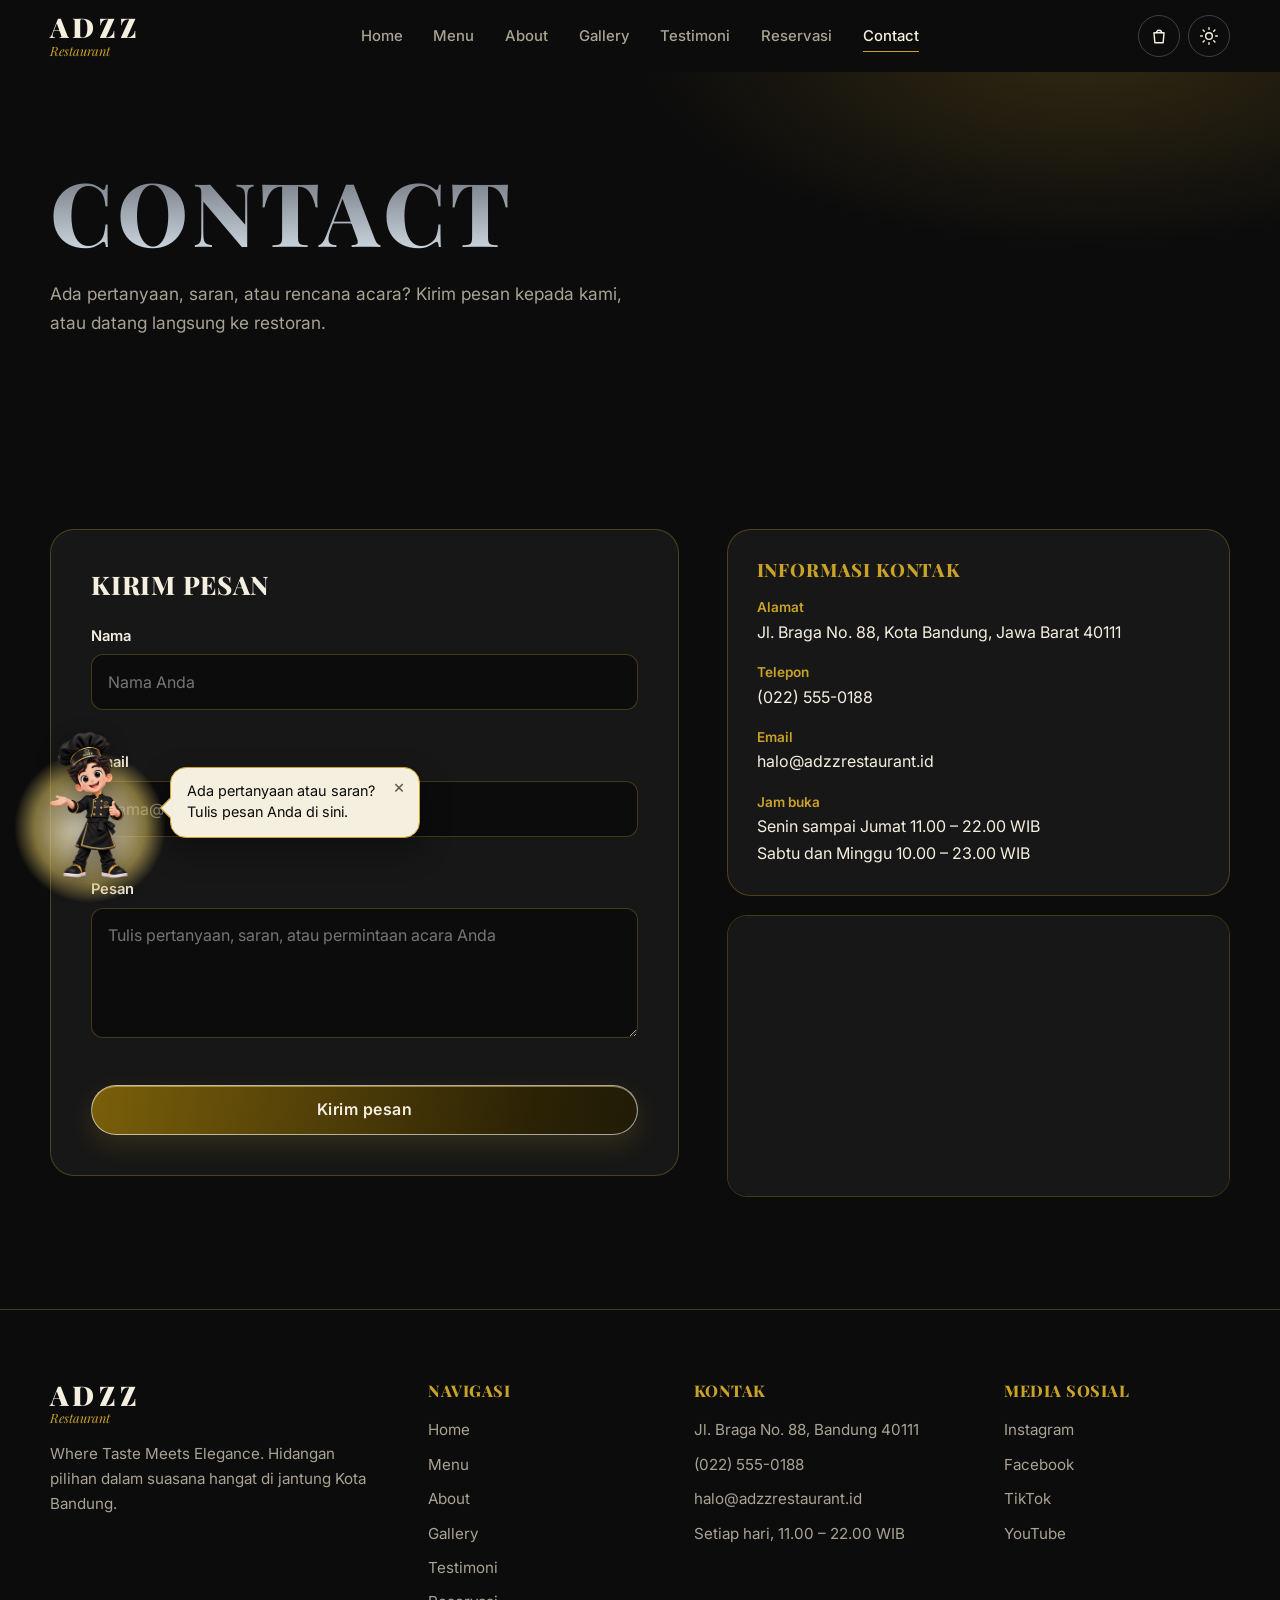
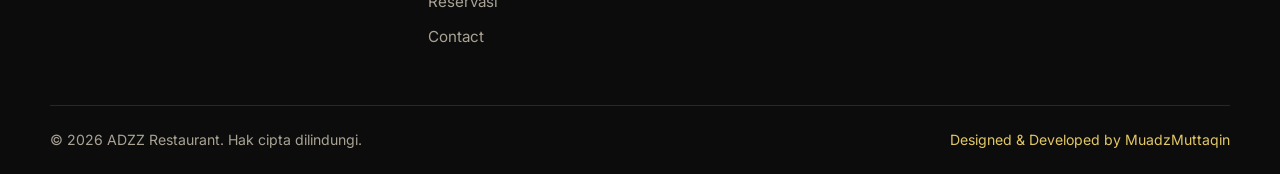
<file: contact.html>
<!DOCTYPE html>
<html lang="id" data-theme="dark">
<head>
  <meta charset="UTF-8">
  <meta name="viewport" content="width=device-width, initial-scale=1">
  <title>Contact | ADZZ Restaurant</title>
  <meta name="description" content="Hubungi ADZZ Restaurant: alamat, telepon, email, jam buka, dan form kirim pesan.">
  <link rel="icon" href="data:image/svg+xml,%3Csvg xmlns='http://www.w3.org/2000/svg' viewBox='0 0 64 64'%3E%3Crect width='64' height='64' rx='14' fill='%230C0C0C'/%3E%3Ctext x='32' y='43' font-size='34' text-anchor='middle' fill='%23C9A227' font-family='Georgia,serif' font-weight='700'%3EA%3C/text%3E%3C/svg%3E">
  <link rel="preconnect" href="https://fonts.googleapis.com">
  <link rel="preconnect" href="https://fonts.gstatic.com" crossorigin>
  <link href="https://fonts.googleapis.com/css2?family=Inter:wght@400;500;600&family=Playfair+Display:ital,wght@0,600;0,700;0,800;0,900;1,600&display=swap" rel="stylesheet">
  <link rel="stylesheet" href="css/style.css">
  <script>
    /* Dijalankan sebelum halaman tampil: pasang tema tersimpan dan tandai JavaScript aktif (mencegah kedipan) */
    (function () { var d = document.documentElement; d.classList.add('muadzmuttaqin_js');
      try { var t = localStorage.getItem('muadzmuttaqin_theme'); if (t === 'light' || t === 'dark') { d.setAttribute('data-theme', t); } } catch (e) {} })();
  </script>
</head>
<body>
  <a class="muadzmuttaqin_skip" href="#muadzmuttaqin_main">Lewati ke konten utama</a>

  <div class="muadzmuttaqin_wrapper">
  <header class="muadzmuttaqin_header muadzmuttaqin_zone-dark" id="muadzmuttaqin_header">
    <div class="muadzmuttaqin_container">
      <nav class="muadzmuttaqin_nav" aria-label="Navigasi utama">
        <a class="muadzmuttaqin_logo" href="index.html" aria-label="ADZZ Restaurant, ke beranda">
          <span class="muadzmuttaqin_logo-mark">ADZZ</span>
          <span class="muadzmuttaqin_logo-sub">Restaurant</span>
        </a>
        <ul class="muadzmuttaqin_nav-list" id="muadzmuttaqin_nav-list">
          <li><a class="muadzmuttaqin_nav-link" href="index.html">Home</a></li>
          <li><a class="muadzmuttaqin_nav-link" href="menu.html">Menu</a></li>
          <li><a class="muadzmuttaqin_nav-link" href="about.html">About</a></li>
          <li><a class="muadzmuttaqin_nav-link" href="gallery.html">Gallery</a></li>
          <li><a class="muadzmuttaqin_nav-link" href="testimoni.html">Testimoni</a></li>
          <li><a class="muadzmuttaqin_nav-link" href="reservasi.html">Reservasi</a></li>
          <li><a class="muadzmuttaqin_nav-link" href="contact.html" aria-current="page">Contact</a></li>
        </ul>
        <div class="muadzmuttaqin_nav-actions">
          <a class="muadzmuttaqin_cart-link" href="menu.html#muadzmuttaqin_cart" aria-label="Lihat keranjang pesanan">
            <svg viewBox="0 0 24 24" aria-hidden="true"><path d="M6 8h12l-1 12H7L6 8z"/><path d="M9 8a3 3 0 0 1 6 0"/></svg>
            <span class="muadzmuttaqin_cart-badge" hidden>0</span>
          </a>
          <button type="button" class="muadzmuttaqin_theme-toggle" id="muadzmuttaqin_theme-toggle" aria-label="Ganti tema" aria-pressed="false">
            <svg class="muadzmuttaqin_icon-sun" viewBox="0 0 24 24" aria-hidden="true"><circle cx="12" cy="12" r="4"/><path d="M12 2v2M12 20v2M4.9 4.9l1.4 1.4M17.7 17.7l1.4 1.4M2 12h2M20 12h2M4.9 19.1l1.4-1.4M17.7 6.3l1.4-1.4"/></svg>
            <svg class="muadzmuttaqin_icon-moon" viewBox="0 0 24 24" aria-hidden="true"><path d="M20.5 14.2A8.5 8.5 0 0 1 9.8 3.5a8.5 8.5 0 1 0 10.7 10.7z"/></svg>
          </button>
          <button type="button" class="muadzmuttaqin_hamburger" id="muadzmuttaqin_hamburger" aria-label="Buka menu navigasi" aria-expanded="false" aria-controls="muadzmuttaqin_nav-list">
            <span class="muadzmuttaqin_burger-box"><span class="muadzmuttaqin_burger-line"></span><span class="muadzmuttaqin_burger-line"></span><span class="muadzmuttaqin_burger-line"></span></span>
          </button>
        </div>
      </nav>
    </div>
  </header>

    <main id="muadzmuttaqin_main">
      <section class="muadzmuttaqin_page-hero muadzmuttaqin_zone-dark ">
        <div class="muadzmuttaqin_container">
          <h1 class="muadzmuttaqin_hero-heading">Contact</h1>
          <p class="muadzmuttaqin_page-lead">Ada pertanyaan, saran, atau rencana acara? Kirim pesan kepada kami, atau datang langsung ke restoran.</p>
        </div>
      </section>

      <section class="muadzmuttaqin_section" id="muadzmuttaqin_kontak-section">
        <div class="muadzmuttaqin_container muadzmuttaqin_form-layout">
          <div class="muadzmuttaqin_form-card muadzmuttaqin_reveal">
            <h2>Kirim pesan</h2>
          <form class="muadzmuttaqin_form" id="muadzmuttaqin_form-kontak" novalidate>
            <div class="muadzmuttaqin_field">
              <label for="muadzmuttaqin_kontak-nama">Nama</label>
              <input type="text" id="muadzmuttaqin_kontak-nama" name="muadzmuttaqin_kontak-nama" autocomplete="name" placeholder="Nama Anda" required aria-describedby="muadzmuttaqin_error-kontak-nama">
              <p class="muadzmuttaqin_error" id="muadzmuttaqin_error-kontak-nama" aria-live="polite"></p>
            </div>
            <div class="muadzmuttaqin_field">
              <label for="muadzmuttaqin_kontak-email">Email</label>
              <input type="email" id="muadzmuttaqin_kontak-email" name="muadzmuttaqin_kontak-email" autocomplete="email" placeholder="nama@email.com" required aria-describedby="muadzmuttaqin_error-kontak-email">
              <p class="muadzmuttaqin_error" id="muadzmuttaqin_error-kontak-email" aria-live="polite"></p>
            </div>
            <div class="muadzmuttaqin_field">
              <label for="muadzmuttaqin_kontak-pesan">Pesan</label>
              <textarea id="muadzmuttaqin_kontak-pesan" name="muadzmuttaqin_kontak-pesan" maxlength="520" placeholder="Tulis pertanyaan, saran, atau permintaan acara Anda" required aria-describedby="muadzmuttaqin_error-kontak-pesan"></textarea>
              <p class="muadzmuttaqin_error" id="muadzmuttaqin_error-kontak-pesan" aria-live="polite"></p>
            </div>
            <button type="submit" class="muadzmuttaqin_btn" data-magnet="8">Kirim pesan</button>
          </form>
          </div>

          <div>
            <div class="muadzmuttaqin_info-card muadzmuttaqin_reveal">
              <h3>Informasi kontak</h3>
              <!-- Data dummy: ganti dengan data asli -->
              <dl class="muadzmuttaqin_info-list">
                <div><dt>Alamat</dt><dd>Jl. Braga No. 88, Kota Bandung, Jawa Barat 40111</dd></div>
                <div><dt>Telepon</dt><dd><a href="tel:+62225550188">(022) 555-0188</a></dd></div>
                <div><dt>Email</dt><dd><a href="mailto:halo@adzzrestaurant.id">halo@adzzrestaurant.id</a></dd></div>
                <div><dt>Jam buka</dt><dd>Senin sampai Jumat 11.00 &ndash; 22.00 WIB<br>Sabtu dan Minggu 10.00 &ndash; 23.00 WIB</dd></div>
              </dl>
            </div>
            <!-- Placeholder Google Maps: ganti src dengan kode embed dari Google Maps untuk alamat asli -->
            <div class="muadzmuttaqin_map muadzmuttaqin_reveal">
              <iframe class="muadzmuttaqin_map-frame" title="Peta lokasi ADZZ Restaurant" loading="lazy" referrerpolicy="no-referrer-when-downgrade"
                src="https://www.google.com/maps?q=Jalan+Braga+Bandung&amp;output=embed"></iframe>
            </div>
          </div>
        </div>
      </section>
    </main>

  <footer class="muadzmuttaqin_footer muadzmuttaqin_zone-dark">
    <div class="muadzmuttaqin_container">
      <div class="muadzmuttaqin_footer-grid">
        <div class="muadzmuttaqin_footer-brand">
          <a class="muadzmuttaqin_logo" href="index.html" aria-label="ADZZ Restaurant, ke beranda">
            <span class="muadzmuttaqin_logo-mark">ADZZ</span>
            <span class="muadzmuttaqin_logo-sub">Restaurant</span>
          </a>
          <p>Where Taste Meets Elegance. Hidangan pilihan dalam suasana hangat di jantung Kota Bandung.</p>
        </div>
        <div>
          <h4 class="muadzmuttaqin_footer-title">Navigasi</h4>
          <ul class="muadzmuttaqin_footer-links">
            <li><a href="index.html">Home</a></li>
            <li><a href="menu.html">Menu</a></li>
            <li><a href="about.html">About</a></li>
            <li><a href="gallery.html">Gallery</a></li>
            <li><a href="testimoni.html">Testimoni</a></li>
            <li><a href="reservasi.html">Reservasi</a></li>
            <li><a href="contact.html">Contact</a></li>
          </ul>
        </div>
        <div>
          <h4 class="muadzmuttaqin_footer-title">Kontak</h4>
          <ul class="muadzmuttaqin_footer-links">
            <li><span>Jl. Braga No. 88, Bandung 40111</span></li>
            <li><a href="tel:+62225550188">(022) 555-0188</a></li>
            <li><a href="mailto:halo@adzzrestaurant.id">halo@adzzrestaurant.id</a></li>
            <li><span>Setiap hari, 11.00 &ndash; 22.00 WIB</span></li>
          </ul>
        </div>
        <div>
          <h4 class="muadzmuttaqin_footer-title">Media Sosial</h4>
          <!-- Tautan dummy: ganti dengan akun asli jika sudah ada -->
          <ul class="muadzmuttaqin_footer-links">
            <li><a href="https://www.instagram.com/" target="_blank" rel="noopener">Instagram</a></li>
            <li><a href="https://www.facebook.com/" target="_blank" rel="noopener">Facebook</a></li>
            <li><a href="https://www.tiktok.com/" target="_blank" rel="noopener">TikTok</a></li>
            <li><a href="https://www.youtube.com/" target="_blank" rel="noopener">YouTube</a></li>
          </ul>
        </div>
      </div>
      <div class="muadzmuttaqin_footer-bottom">
        <span>&copy; 2026 ADZZ Restaurant. Hak cipta dilindungi.</span>
        <span class="muadzmuttaqin_footer-credit">Designed &amp; Developed by MuadzMuttaqin</span>
      </div>
    </div>
  </footer>
  </div>

  <!-- Toast notifikasi, dipakai keranjang, reservasi, dan form kontak -->
  <div class="muadzmuttaqin_toast" id="muadzmuttaqin_toast" role="status" aria-live="polite"></div>

  <!-- Maskot ADZZ Chef: spritesheet 8 frame (images/mascot/chef-welcome.png), diputar oleh script.js bagian 14 -->
  <aside class="muadzmuttaqin_mascot" id="muadzmuttaqin_mascot" aria-label="Maskot ADZZ Chef">
    <div class="muadzmuttaqin_mascot-bubble" id="muadzmuttaqin_mascot-bubble" role="status">
      <p class="muadzmuttaqin_mascot-text">Ada pertanyaan atau saran? Tulis pesan Anda di sini.</p>
      <button type="button" class="muadzmuttaqin_mascot-close" id="muadzmuttaqin_mascot-close" aria-label="Sembunyikan maskot">&times;</button>
    </div>
    <button type="button" class="muadzmuttaqin_mascot-btn" id="muadzmuttaqin_mascot-btn" aria-label="ADZZ Chef. Klik untuk melihat dia melambai lagi">
      <span class="muadzmuttaqin_mascot-sprite" id="muadzmuttaqin_mascot-sprite" aria-hidden="true"></span>
    </button>
  </aside>

  <!-- Tombol kembali ke atas -->
  <button type="button" class="muadzmuttaqin_backtop" id="muadzmuttaqin_backtop" aria-label="Kembali ke atas">
    <svg viewBox="0 0 24 24" aria-hidden="true"><path d="M12 19V5M5 12l7-7 7 7"/></svg>
  </button>

  <script src="js/script.js"></script>
</body>
</html>
</file>
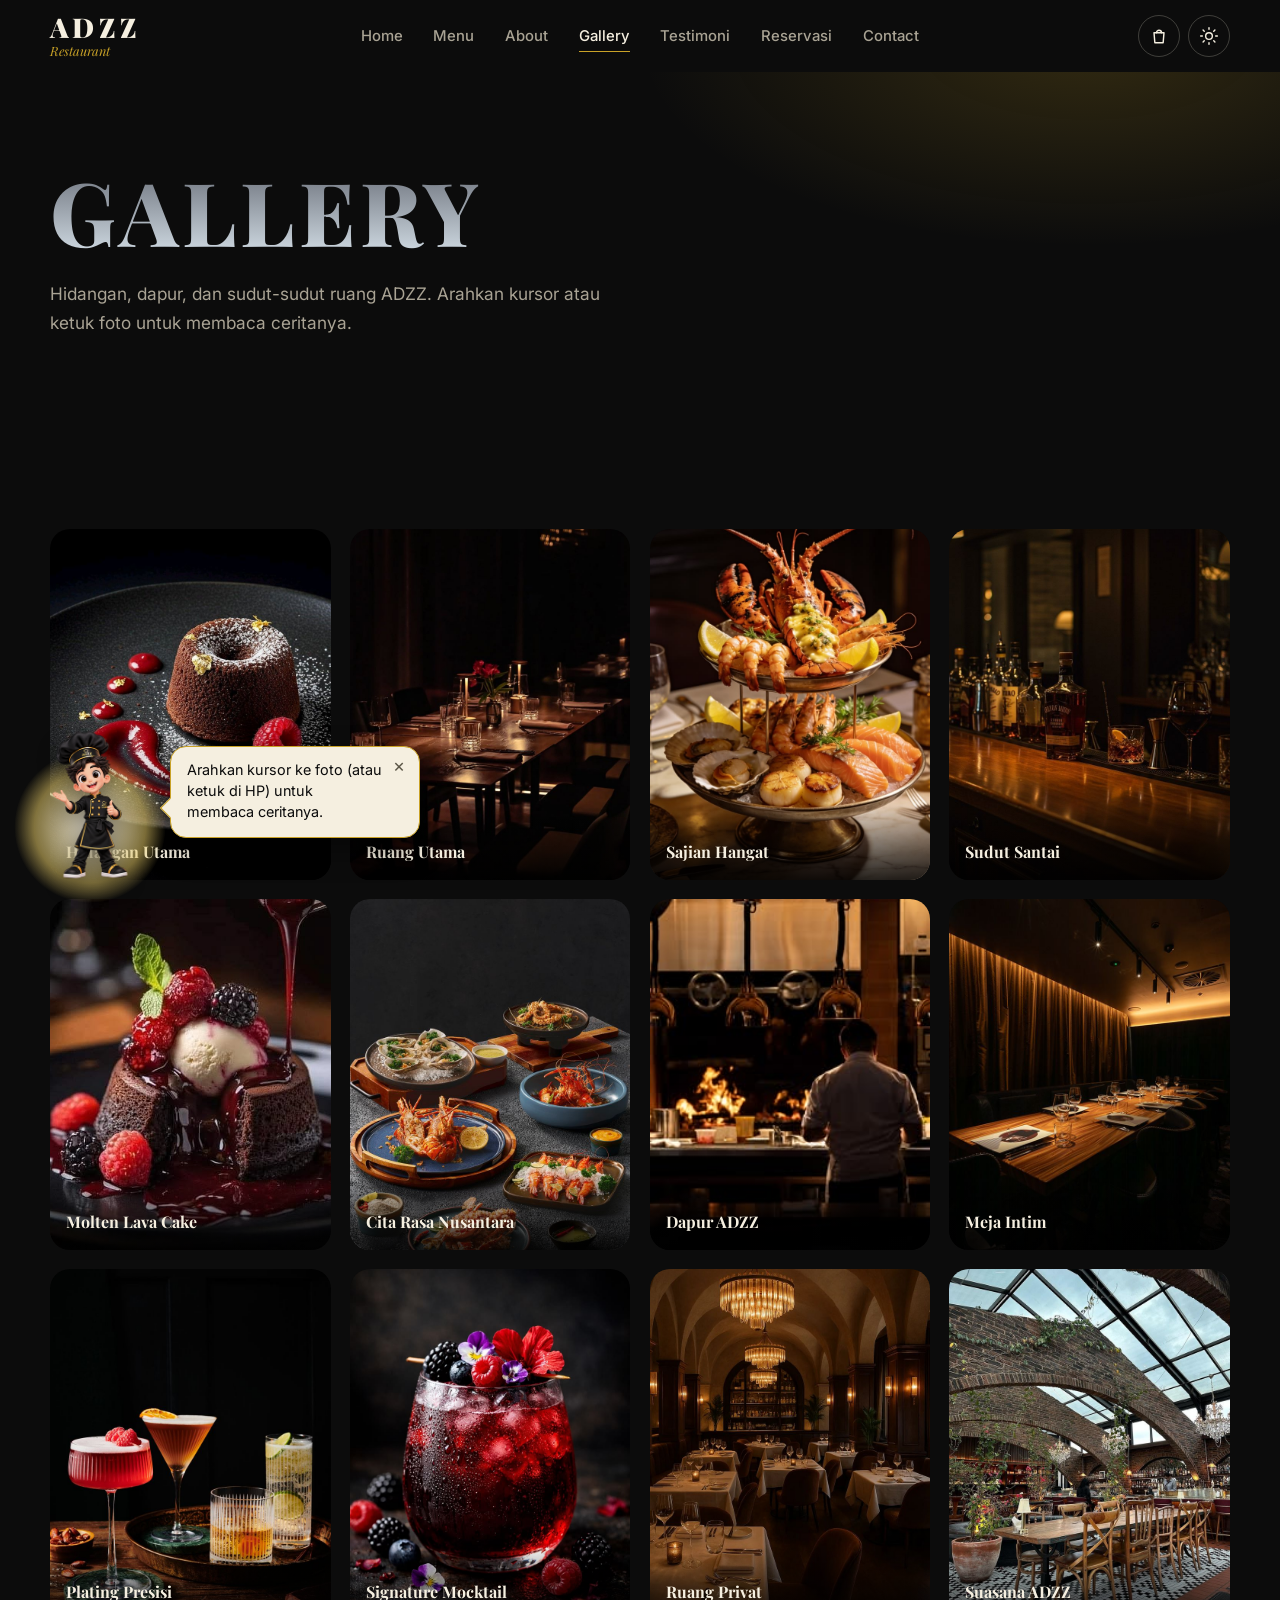
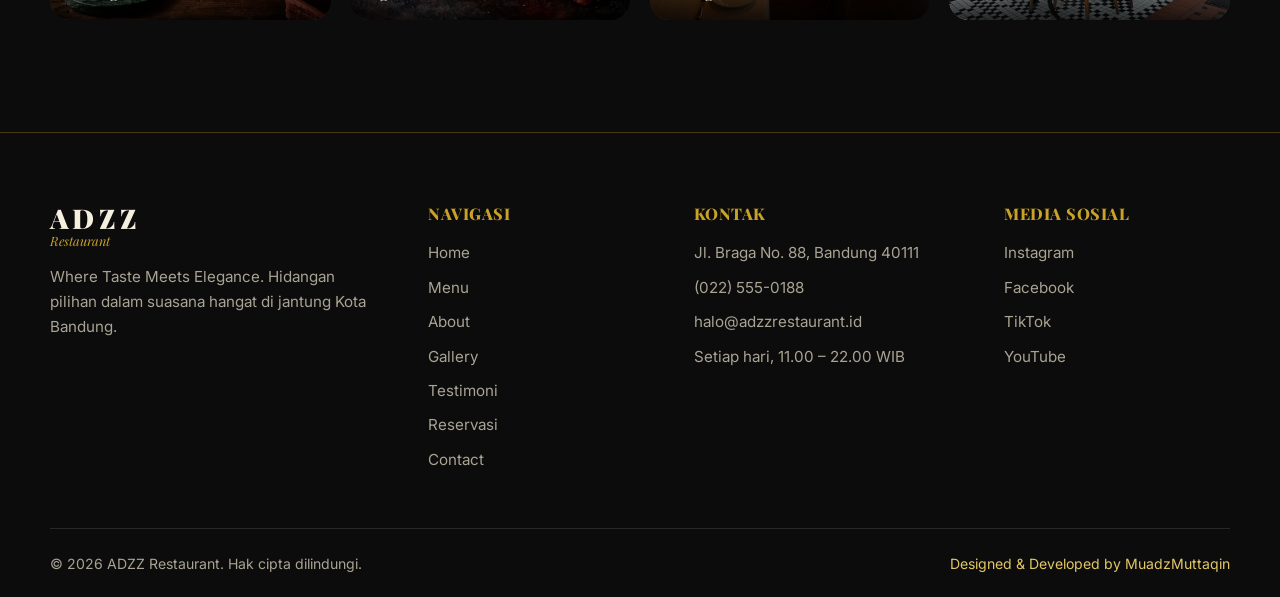
<file: gallery.html>
<!DOCTYPE html>
<html lang="id" data-theme="dark">
<head>
  <meta charset="UTF-8">
  <meta name="viewport" content="width=device-width, initial-scale=1">
  <title>Gallery | ADZZ Restaurant</title>
  <meta name="description" content="Galeri foto hidangan dan interior ADZZ Restaurant.">
  <link rel="icon" href="data:image/svg+xml,%3Csvg xmlns='http://www.w3.org/2000/svg' viewBox='0 0 64 64'%3E%3Crect width='64' height='64' rx='14' fill='%230C0C0C'/%3E%3Ctext x='32' y='43' font-size='34' text-anchor='middle' fill='%23C9A227' font-family='Georgia,serif' font-weight='700'%3EA%3C/text%3E%3C/svg%3E">
  <link rel="preconnect" href="https://fonts.googleapis.com">
  <link rel="preconnect" href="https://fonts.gstatic.com" crossorigin>
  <link href="https://fonts.googleapis.com/css2?family=Inter:wght@400;500;600&family=Playfair+Display:ital,wght@0,600;0,700;0,800;0,900;1,600&display=swap" rel="stylesheet">
  <link rel="stylesheet" href="css/style.css">
  <script>
    /* Dijalankan sebelum halaman tampil: pasang tema tersimpan dan tandai JavaScript aktif (mencegah kedipan) */
    (function () { var d = document.documentElement; d.classList.add('muadzmuttaqin_js');
      try { var t = localStorage.getItem('muadzmuttaqin_theme'); if (t === 'light' || t === 'dark') { d.setAttribute('data-theme', t); } } catch (e) {} })();
  </script>
</head>
<body>
  <a class="muadzmuttaqin_skip" href="#muadzmuttaqin_main">Lewati ke konten utama</a>

  <div class="muadzmuttaqin_wrapper">
  <header class="muadzmuttaqin_header muadzmuttaqin_zone-dark" id="muadzmuttaqin_header">
    <div class="muadzmuttaqin_container">
      <nav class="muadzmuttaqin_nav" aria-label="Navigasi utama">
        <a class="muadzmuttaqin_logo" href="index.html" aria-label="ADZZ Restaurant, ke beranda">
          <span class="muadzmuttaqin_logo-mark">ADZZ</span>
          <span class="muadzmuttaqin_logo-sub">Restaurant</span>
        </a>
        <ul class="muadzmuttaqin_nav-list" id="muadzmuttaqin_nav-list">
          <li><a class="muadzmuttaqin_nav-link" href="index.html">Home</a></li>
          <li><a class="muadzmuttaqin_nav-link" href="menu.html">Menu</a></li>
          <li><a class="muadzmuttaqin_nav-link" href="about.html">About</a></li>
          <li><a class="muadzmuttaqin_nav-link" href="gallery.html" aria-current="page">Gallery</a></li>
          <li><a class="muadzmuttaqin_nav-link" href="testimoni.html">Testimoni</a></li>
          <li><a class="muadzmuttaqin_nav-link" href="reservasi.html">Reservasi</a></li>
          <li><a class="muadzmuttaqin_nav-link" href="contact.html">Contact</a></li>
        </ul>
        <div class="muadzmuttaqin_nav-actions">
          <a class="muadzmuttaqin_cart-link" href="menu.html#muadzmuttaqin_cart" aria-label="Lihat keranjang pesanan">
            <svg viewBox="0 0 24 24" aria-hidden="true"><path d="M6 8h12l-1 12H7L6 8z"/><path d="M9 8a3 3 0 0 1 6 0"/></svg>
            <span class="muadzmuttaqin_cart-badge" hidden>0</span>
          </a>
          <button type="button" class="muadzmuttaqin_theme-toggle" id="muadzmuttaqin_theme-toggle" aria-label="Ganti tema" aria-pressed="false">
            <svg class="muadzmuttaqin_icon-sun" viewBox="0 0 24 24" aria-hidden="true"><circle cx="12" cy="12" r="4"/><path d="M12 2v2M12 20v2M4.9 4.9l1.4 1.4M17.7 17.7l1.4 1.4M2 12h2M20 12h2M4.9 19.1l1.4-1.4M17.7 6.3l1.4-1.4"/></svg>
            <svg class="muadzmuttaqin_icon-moon" viewBox="0 0 24 24" aria-hidden="true"><path d="M20.5 14.2A8.5 8.5 0 0 1 9.8 3.5a8.5 8.5 0 1 0 10.7 10.7z"/></svg>
          </button>
          <button type="button" class="muadzmuttaqin_hamburger" id="muadzmuttaqin_hamburger" aria-label="Buka menu navigasi" aria-expanded="false" aria-controls="muadzmuttaqin_nav-list">
            <span class="muadzmuttaqin_burger-box"><span class="muadzmuttaqin_burger-line"></span><span class="muadzmuttaqin_burger-line"></span><span class="muadzmuttaqin_burger-line"></span></span>
          </button>
        </div>
      </nav>
    </div>
  </header>

    <main id="muadzmuttaqin_main">
      <section class="muadzmuttaqin_page-hero muadzmuttaqin_zone-dark ">
        <div class="muadzmuttaqin_container">
          <h1 class="muadzmuttaqin_hero-heading">Gallery</h1>
          <p class="muadzmuttaqin_page-lead">Hidangan, dapur, dan sudut-sudut ruang ADZZ. Arahkan kursor atau ketuk foto untuk membaca ceritanya.</p>
        </div>
      </section>

      <section class="muadzmuttaqin_section" id="muadzmuttaqin_galeri">
        <div class="muadzmuttaqin_container">
          <!-- Flip card: depan = foto, belakang = deskripsi (backface-visibility: hidden) -->
          <div class="muadzmuttaqin_gallery-grid">
          <div class="muadzmuttaqin_reveal">
            <div class="muadzmuttaqin_flip" tabindex="0" role="group" data-caption="Hidangan Utama" aria-label="Foto Hidangan Utama. Tekan Enter untuk membalik kartu.">
              <div class="muadzmuttaqin_flip-inner">
                <figure class="muadzmuttaqin_flip-face muadzmuttaqin_flip-front">
                  <img src="images/makanan-1.jpg" alt="Hidangan Utama" loading="lazy" decoding="async">
                  <figcaption class="muadzmuttaqin_flip-caption">Hidangan Utama</figcaption>
                </figure>
                <div class="muadzmuttaqin_flip-face muadzmuttaqin_flip-back">
                  <h3>Hidangan Utama</h3>
                  <p>Hidangan utama dengan plating klasik, diracik langsung oleh chef kami.</p>
                  <button type="button" class="muadzmuttaqin_zoom-btn">Perbesar foto</button>
                </div>
              </div>
            </div>
          </div>
          <div class="muadzmuttaqin_reveal">
            <div class="muadzmuttaqin_flip" tabindex="0" role="group" data-caption="Ruang Utama" aria-label="Foto Ruang Utama. Tekan Enter untuk membalik kartu.">
              <div class="muadzmuttaqin_flip-inner">
                <figure class="muadzmuttaqin_flip-face muadzmuttaqin_flip-front">
                  <img src="images/interior-1.jpg" alt="Ruang Utama" loading="lazy" decoding="async">
                  <figcaption class="muadzmuttaqin_flip-caption">Ruang Utama</figcaption>
                </figure>
                <div class="muadzmuttaqin_flip-face muadzmuttaqin_flip-back">
                  <h3>Ruang Utama</h3>
                  <p>Ruang makan utama dengan pencahayaan hangat dan kapasitas sekitar 80 tamu.</p>
                  <button type="button" class="muadzmuttaqin_zoom-btn">Perbesar foto</button>
                </div>
              </div>
            </div>
          </div>
          <div class="muadzmuttaqin_reveal">
            <div class="muadzmuttaqin_flip" tabindex="0" role="group" data-caption="Sajian Hangat" aria-label="Foto Sajian Hangat. Tekan Enter untuk membalik kartu.">
              <div class="muadzmuttaqin_flip-inner">
                <figure class="muadzmuttaqin_flip-face muadzmuttaqin_flip-front">
                  <img src="images/makanan-2.jpg" alt="Sajian Hangat" loading="lazy" decoding="async">
                  <figcaption class="muadzmuttaqin_flip-caption">Sajian Hangat</figcaption>
                </figure>
                <div class="muadzmuttaqin_flip-face muadzmuttaqin_flip-back">
                  <h3>Sajian Hangat</h3>
                  <p>Sajian hangat yang dimasak saat pesanan masuk, supaya rasa tetap terjaga.</p>
                  <button type="button" class="muadzmuttaqin_zoom-btn">Perbesar foto</button>
                </div>
              </div>
            </div>
          </div>
          <div class="muadzmuttaqin_reveal">
            <div class="muadzmuttaqin_flip" tabindex="0" role="group" data-caption="Sudut Santai" aria-label="Foto Sudut Santai. Tekan Enter untuk membalik kartu.">
              <div class="muadzmuttaqin_flip-inner">
                <figure class="muadzmuttaqin_flip-face muadzmuttaqin_flip-front">
                  <img src="images/interior-2.jpg" alt="Sudut Santai" loading="lazy" decoding="async">
                  <figcaption class="muadzmuttaqin_flip-caption">Sudut Santai</figcaption>
                </figure>
                <div class="muadzmuttaqin_flip-face muadzmuttaqin_flip-back">
                  <h3>Sudut Santai</h3>
                  <p>Sudut santai untuk menunggu meja atau sekadar menikmati minuman.</p>
                  <button type="button" class="muadzmuttaqin_zoom-btn">Perbesar foto</button>
                </div>
              </div>
            </div>
          </div>
          <div class="muadzmuttaqin_reveal">
            <div class="muadzmuttaqin_flip" tabindex="0" role="group" data-caption="Molten Lava Cake" aria-label="Foto Molten Lava Cake. Tekan Enter untuk membalik kartu.">
              <div class="muadzmuttaqin_flip-inner">
                <figure class="muadzmuttaqin_flip-face muadzmuttaqin_flip-front">
                  <img src="images/menu-lava.jpg" alt="Molten Lava Cake" loading="lazy" decoding="async">
                  <figcaption class="muadzmuttaqin_flip-caption">Molten Lava Cake</figcaption>
                </figure>
                <div class="muadzmuttaqin_flip-face muadzmuttaqin_flip-back">
                  <h3>Molten Lava Cake</h3>
                  <p>Kue cokelat berinti lumer, penutup favorit tamu ADZZ.</p>
                  <button type="button" class="muadzmuttaqin_zoom-btn">Perbesar foto</button>
                </div>
              </div>
            </div>
          </div>
          <div class="muadzmuttaqin_reveal">
            <div class="muadzmuttaqin_flip" tabindex="0" role="group" data-caption="Cita Rasa Nusantara" aria-label="Foto Cita Rasa Nusantara. Tekan Enter untuk membalik kartu.">
              <div class="muadzmuttaqin_flip-inner">
                <figure class="muadzmuttaqin_flip-face muadzmuttaqin_flip-front">
                  <img src="images/makanan-3.jpg" alt="Cita Rasa Nusantara" loading="lazy" decoding="async">
                  <figcaption class="muadzmuttaqin_flip-caption">Cita Rasa Nusantara</figcaption>
                </figure>
                <div class="muadzmuttaqin_flip-face muadzmuttaqin_flip-back">
                  <h3>Cita Rasa Nusantara</h3>
                  <p>Resep Nusantara yang diolah ulang dengan teknik dapur modern.</p>
                  <button type="button" class="muadzmuttaqin_zoom-btn">Perbesar foto</button>
                </div>
              </div>
            </div>
          </div>
          <div class="muadzmuttaqin_reveal">
            <div class="muadzmuttaqin_flip" tabindex="0" role="group" data-caption="Dapur ADZZ" aria-label="Foto Dapur ADZZ. Tekan Enter untuk membalik kartu.">
              <div class="muadzmuttaqin_flip-inner">
                <figure class="muadzmuttaqin_flip-face muadzmuttaqin_flip-front">
                  <img src="images/about-chef.jpg" alt="Dapur ADZZ" loading="lazy" decoding="async">
                  <figcaption class="muadzmuttaqin_flip-caption">Dapur ADZZ</figcaption>
                </figure>
                <div class="muadzmuttaqin_flip-face muadzmuttaqin_flip-back">
                  <h3>Dapur ADZZ</h3>
                  <p>Tim dapur kami menyiapkan setiap hidangan dengan teliti dan sabar.</p>
                  <button type="button" class="muadzmuttaqin_zoom-btn">Perbesar foto</button>
                </div>
              </div>
            </div>
          </div>
          <div class="muadzmuttaqin_reveal">
            <div class="muadzmuttaqin_flip" tabindex="0" role="group" data-caption="Meja Intim" aria-label="Foto Meja Intim. Tekan Enter untuk membalik kartu.">
              <div class="muadzmuttaqin_flip-inner">
                <figure class="muadzmuttaqin_flip-face muadzmuttaqin_flip-front">
                  <img src="images/interior-3.jpg" alt="Meja Intim" loading="lazy" decoding="async">
                  <figcaption class="muadzmuttaqin_flip-caption">Meja Intim</figcaption>
                </figure>
                <div class="muadzmuttaqin_flip-face muadzmuttaqin_flip-back">
                  <h3>Meja Intim</h3>
                  <p>Meja untuk dua sampai empat orang, cocok untuk makan malam yang tenang.</p>
                  <button type="button" class="muadzmuttaqin_zoom-btn">Perbesar foto</button>
                </div>
              </div>
            </div>
          </div>
          <div class="muadzmuttaqin_reveal">
            <div class="muadzmuttaqin_flip" tabindex="0" role="group" data-caption="Plating Presisi" aria-label="Foto Plating Presisi. Tekan Enter untuk membalik kartu.">
              <div class="muadzmuttaqin_flip-inner">
                <figure class="muadzmuttaqin_flip-face muadzmuttaqin_flip-front">
                  <img src="images/makanan-4.jpg" alt="Plating Presisi" loading="lazy" decoding="async">
                  <figcaption class="muadzmuttaqin_flip-caption">Plating Presisi</figcaption>
                </figure>
                <div class="muadzmuttaqin_flip-face muadzmuttaqin_flip-back">
                  <h3>Plating Presisi</h3>
                  <p>Setiap piring ditata satu per satu sebelum keluar dari dapur.</p>
                  <button type="button" class="muadzmuttaqin_zoom-btn">Perbesar foto</button>
                </div>
              </div>
            </div>
          </div>
          <div class="muadzmuttaqin_reveal">
            <div class="muadzmuttaqin_flip" tabindex="0" role="group" data-caption="Signature Mocktail" aria-label="Foto Signature Mocktail. Tekan Enter untuk membalik kartu.">
              <div class="muadzmuttaqin_flip-inner">
                <figure class="muadzmuttaqin_flip-face muadzmuttaqin_flip-front">
                  <img src="images/menu-mocktail.jpg" alt="Signature Mocktail" loading="lazy" decoding="async">
                  <figcaption class="muadzmuttaqin_flip-caption">Signature Mocktail</figcaption>
                </figure>
                <div class="muadzmuttaqin_flip-face muadzmuttaqin_flip-back">
                  <h3>Signature Mocktail</h3>
                  <p>Minuman segar racikan bartender kami, tanpa alkohol.</p>
                  <button type="button" class="muadzmuttaqin_zoom-btn">Perbesar foto</button>
                </div>
              </div>
            </div>
          </div>
          <div class="muadzmuttaqin_reveal">
            <div class="muadzmuttaqin_flip" tabindex="0" role="group" data-caption="Ruang Privat" aria-label="Foto Ruang Privat. Tekan Enter untuk membalik kartu.">
              <div class="muadzmuttaqin_flip-inner">
                <figure class="muadzmuttaqin_flip-face muadzmuttaqin_flip-front">
                  <img src="images/interior-4.jpg" alt="Ruang Privat" loading="lazy" decoding="async">
                  <figcaption class="muadzmuttaqin_flip-caption">Ruang Privat</figcaption>
                </figure>
                <div class="muadzmuttaqin_flip-face muadzmuttaqin_flip-back">
                  <h3>Ruang Privat</h3>
                  <p>Ruang privat untuk acara keluarga atau pertemuan hingga 20 tamu.</p>
                  <button type="button" class="muadzmuttaqin_zoom-btn">Perbesar foto</button>
                </div>
              </div>
            </div>
          </div>
          <div class="muadzmuttaqin_reveal">
            <div class="muadzmuttaqin_flip" tabindex="0" role="group" data-caption="Suasana ADZZ" aria-label="Foto Suasana ADZZ. Tekan Enter untuk membalik kartu.">
              <div class="muadzmuttaqin_flip-inner">
                <figure class="muadzmuttaqin_flip-face muadzmuttaqin_flip-front">
                  <img src="images/about-resto.jpg" alt="Suasana ADZZ" loading="lazy" decoding="async">
                  <figcaption class="muadzmuttaqin_flip-caption">Suasana ADZZ</figcaption>
                </figure>
                <div class="muadzmuttaqin_flip-face muadzmuttaqin_flip-back">
                  <h3>Suasana ADZZ</h3>
                  <p>Suasana restoran saat jam makan malam.</p>
                  <button type="button" class="muadzmuttaqin_zoom-btn">Perbesar foto</button>
                </div>
              </div>
            </div>
          </div>
          </div>
        </div>
      </section>
    </main>

  <footer class="muadzmuttaqin_footer muadzmuttaqin_zone-dark">
    <div class="muadzmuttaqin_container">
      <div class="muadzmuttaqin_footer-grid">
        <div class="muadzmuttaqin_footer-brand">
          <a class="muadzmuttaqin_logo" href="index.html" aria-label="ADZZ Restaurant, ke beranda">
            <span class="muadzmuttaqin_logo-mark">ADZZ</span>
            <span class="muadzmuttaqin_logo-sub">Restaurant</span>
          </a>
          <p>Where Taste Meets Elegance. Hidangan pilihan dalam suasana hangat di jantung Kota Bandung.</p>
        </div>
        <div>
          <h4 class="muadzmuttaqin_footer-title">Navigasi</h4>
          <ul class="muadzmuttaqin_footer-links">
            <li><a href="index.html">Home</a></li>
            <li><a href="menu.html">Menu</a></li>
            <li><a href="about.html">About</a></li>
            <li><a href="gallery.html">Gallery</a></li>
            <li><a href="testimoni.html">Testimoni</a></li>
            <li><a href="reservasi.html">Reservasi</a></li>
            <li><a href="contact.html">Contact</a></li>
          </ul>
        </div>
        <div>
          <h4 class="muadzmuttaqin_footer-title">Kontak</h4>
          <ul class="muadzmuttaqin_footer-links">
            <li><span>Jl. Braga No. 88, Bandung 40111</span></li>
            <li><a href="tel:+62225550188">(022) 555-0188</a></li>
            <li><a href="mailto:halo@adzzrestaurant.id">halo@adzzrestaurant.id</a></li>
            <li><span>Setiap hari, 11.00 &ndash; 22.00 WIB</span></li>
          </ul>
        </div>
        <div>
          <h4 class="muadzmuttaqin_footer-title">Media Sosial</h4>
          <!-- Tautan dummy: ganti dengan akun asli jika sudah ada -->
          <ul class="muadzmuttaqin_footer-links">
            <li><a href="https://www.instagram.com/" target="_blank" rel="noopener">Instagram</a></li>
            <li><a href="https://www.facebook.com/" target="_blank" rel="noopener">Facebook</a></li>
            <li><a href="https://www.tiktok.com/" target="_blank" rel="noopener">TikTok</a></li>
            <li><a href="https://www.youtube.com/" target="_blank" rel="noopener">YouTube</a></li>
          </ul>
        </div>
      </div>
      <div class="muadzmuttaqin_footer-bottom">
        <span>&copy; 2026 ADZZ Restaurant. Hak cipta dilindungi.</span>
        <span class="muadzmuttaqin_footer-credit">Designed &amp; Developed by MuadzMuttaqin</span>
      </div>
    </div>
  </footer>
  </div>

  <!-- Toast notifikasi, dipakai keranjang, reservasi, dan form kontak -->
  <div class="muadzmuttaqin_toast" id="muadzmuttaqin_toast" role="status" aria-live="polite"></div>

  <!-- Maskot ADZZ Chef: spritesheet 8 frame (images/mascot/chef-welcome.png), diputar oleh script.js bagian 14 -->
  <aside class="muadzmuttaqin_mascot" id="muadzmuttaqin_mascot" aria-label="Maskot ADZZ Chef">
    <div class="muadzmuttaqin_mascot-bubble" id="muadzmuttaqin_mascot-bubble" role="status">
      <p class="muadzmuttaqin_mascot-text">Arahkan kursor ke foto (atau ketuk di HP) untuk membaca ceritanya.</p>
      <button type="button" class="muadzmuttaqin_mascot-close" id="muadzmuttaqin_mascot-close" aria-label="Sembunyikan maskot">&times;</button>
    </div>
    <button type="button" class="muadzmuttaqin_mascot-btn" id="muadzmuttaqin_mascot-btn" aria-label="ADZZ Chef. Klik untuk melihat dia melambai lagi">
      <span class="muadzmuttaqin_mascot-sprite" id="muadzmuttaqin_mascot-sprite" aria-hidden="true"></span>
    </button>
  </aside>

  <!-- Tombol kembali ke atas -->
  <button type="button" class="muadzmuttaqin_backtop" id="muadzmuttaqin_backtop" aria-label="Kembali ke atas">
    <svg viewBox="0 0 24 24" aria-hidden="true"><path d="M12 19V5M5 12l7-7 7 7"/></svg>
  </button>

  <!-- Lightbox sederhana -->
  <div class="muadzmuttaqin_lightbox" id="muadzmuttaqin_lightbox" role="dialog" aria-modal="true" aria-label="Pratinjau foto" aria-hidden="true">
    <button type="button" class="muadzmuttaqin_lightbox-close" id="muadzmuttaqin_lightbox-close" aria-label="Tutup pratinjau">&times;</button>
    <figure>
      <img class="muadzmuttaqin_lightbox-img" id="muadzmuttaqin_lightbox-img" src="[data-uri]" alt="">
      <figcaption class="muadzmuttaqin_lightbox-cap" id="muadzmuttaqin_lightbox-cap"></figcaption>
    </figure>
  </div>

  <script src="js/script.js"></script>
</body>
</html>
</file>
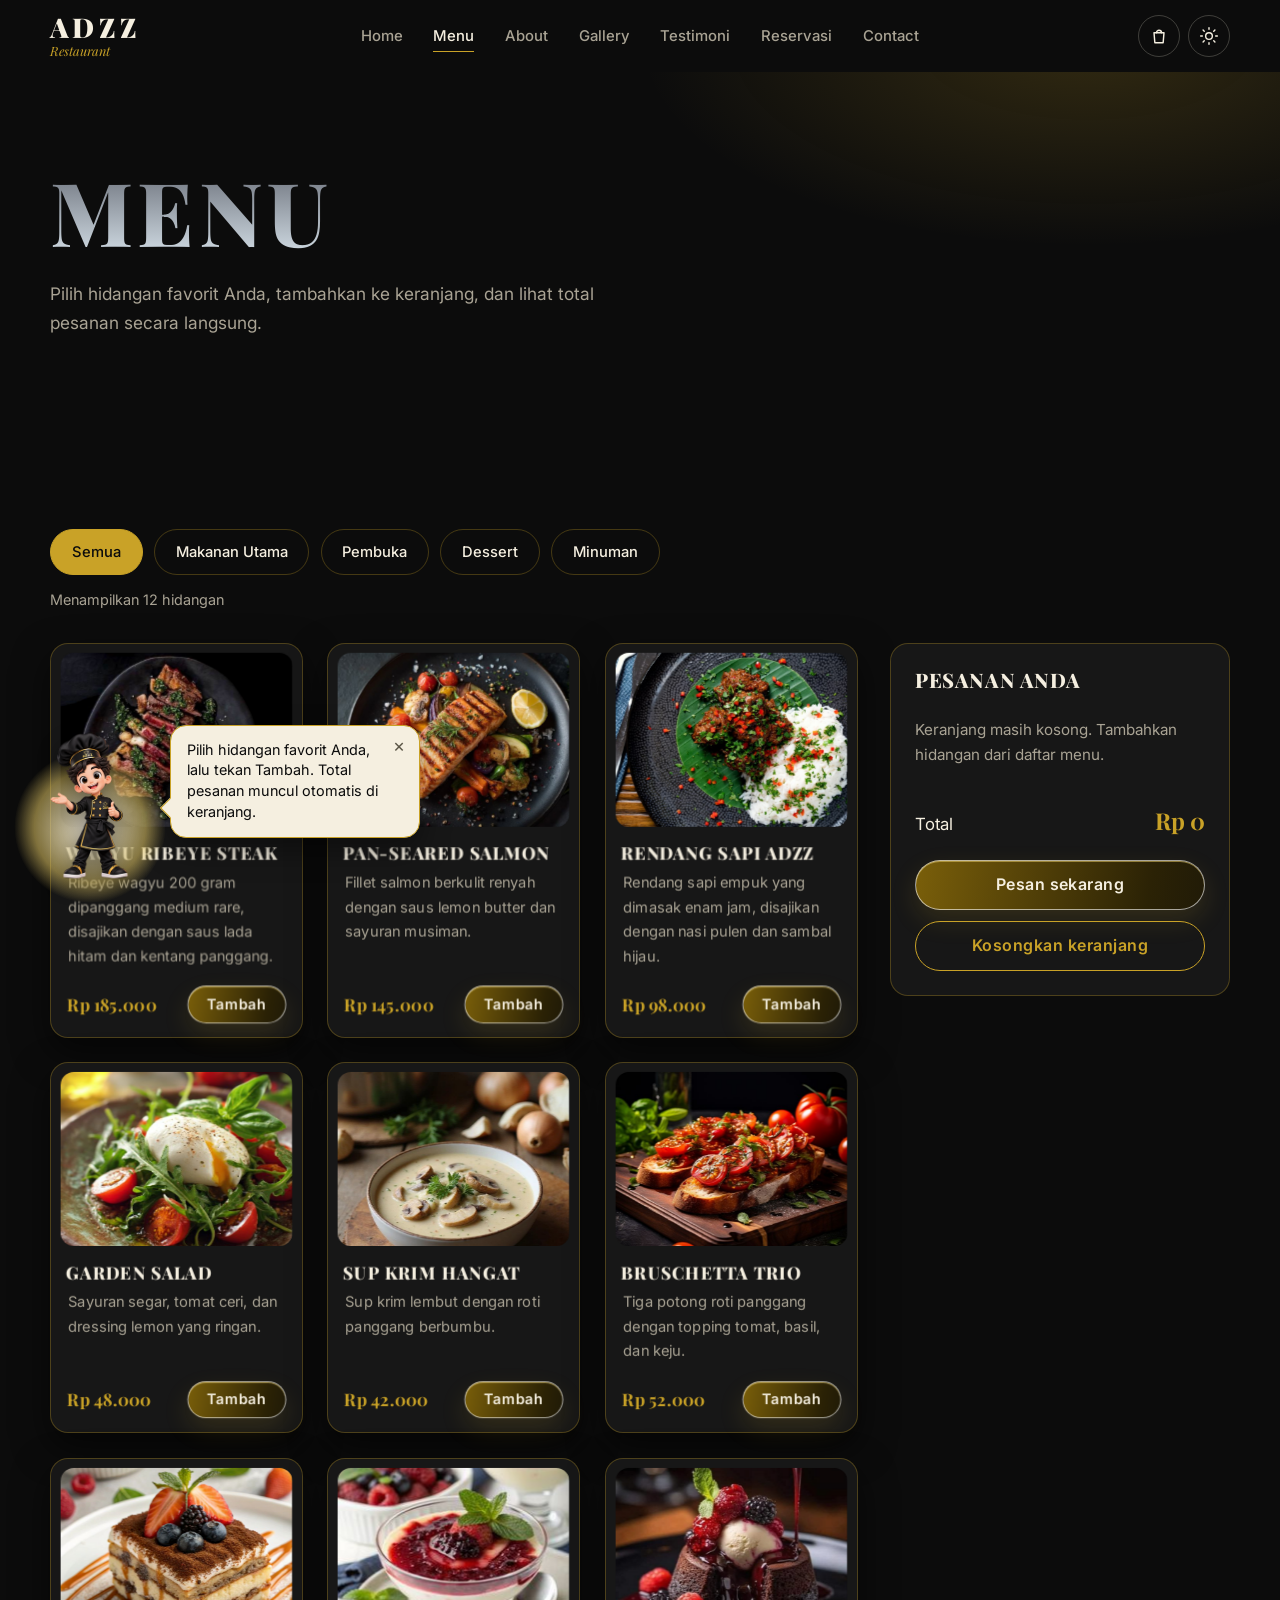
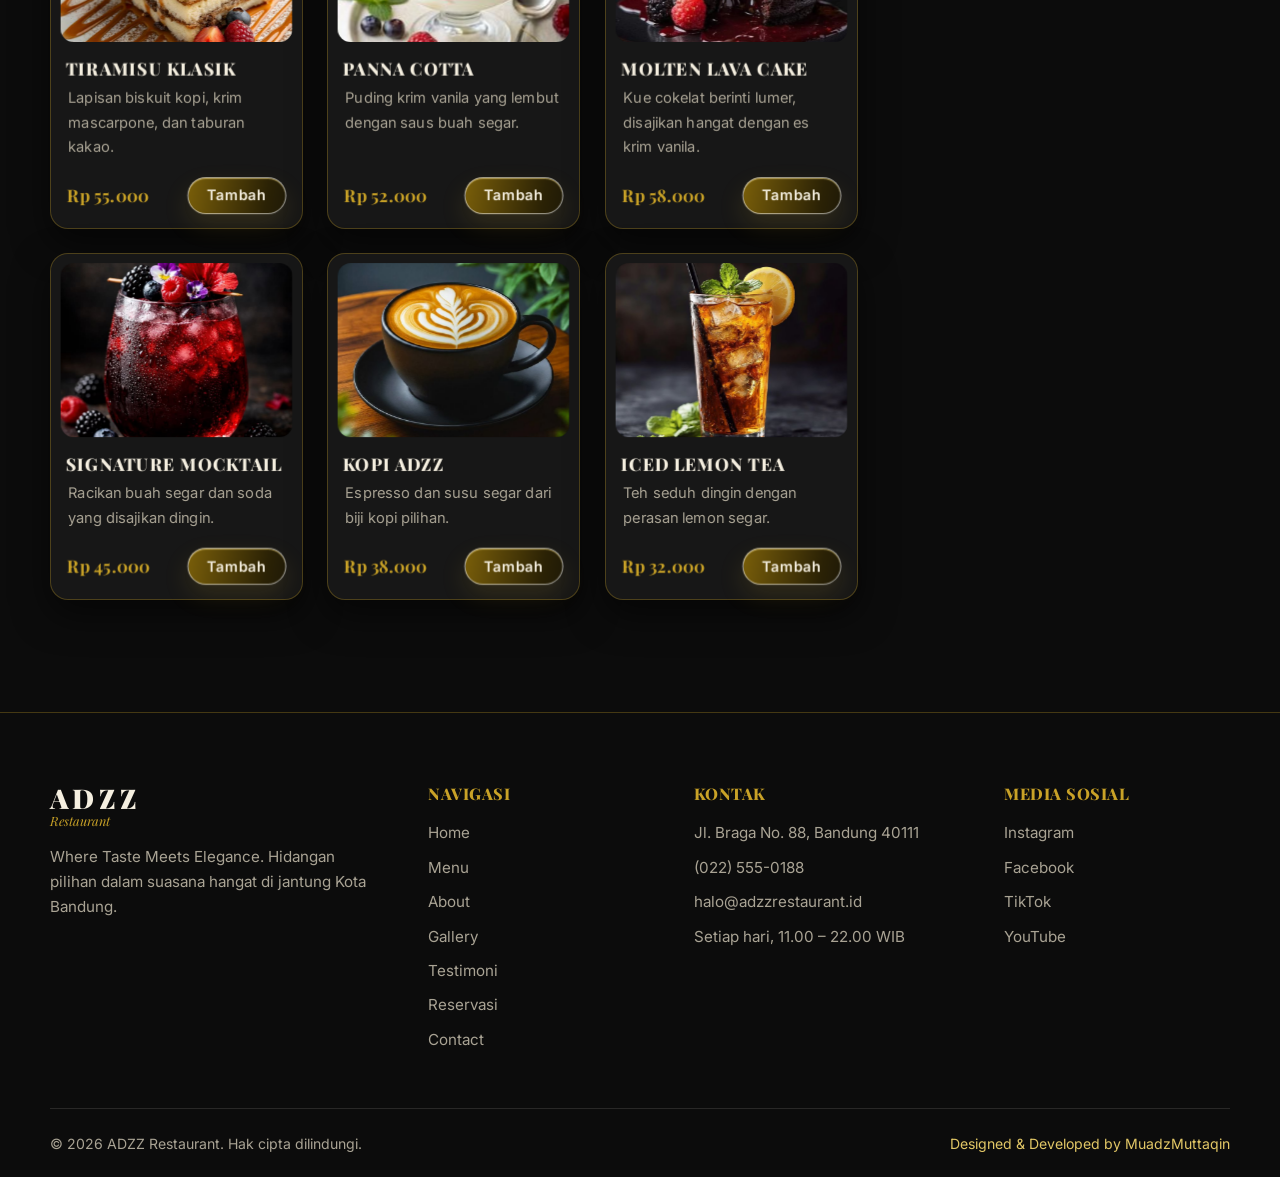
<file: menu.html>
<!DOCTYPE html>
<html lang="id" data-theme="dark">
<head>
  <meta charset="UTF-8">
  <meta name="viewport" content="width=device-width, initial-scale=1">
  <title>Menu | ADZZ Restaurant</title>
  <meta name="description" content="Daftar menu ADZZ Restaurant: makanan utama, pembuka, dessert, dan minuman lengkap dengan harga.">
  <link rel="icon" href="data:image/svg+xml,%3Csvg xmlns='http://www.w3.org/2000/svg' viewBox='0 0 64 64'%3E%3Crect width='64' height='64' rx='14' fill='%230C0C0C'/%3E%3Ctext x='32' y='43' font-size='34' text-anchor='middle' fill='%23C9A227' font-family='Georgia,serif' font-weight='700'%3EA%3C/text%3E%3C/svg%3E">
  <link rel="preconnect" href="https://fonts.googleapis.com">
  <link rel="preconnect" href="https://fonts.gstatic.com" crossorigin>
  <link href="https://fonts.googleapis.com/css2?family=Inter:wght@400;500;600&family=Playfair+Display:ital,wght@0,600;0,700;0,800;0,900;1,600&display=swap" rel="stylesheet">
  <link rel="stylesheet" href="css/style.css">
  <script>
    /* Dijalankan sebelum halaman tampil: pasang tema tersimpan dan tandai JavaScript aktif (mencegah kedipan) */
    (function () { var d = document.documentElement; d.classList.add('muadzmuttaqin_js');
      try { var t = localStorage.getItem('muadzmuttaqin_theme'); if (t === 'light' || t === 'dark') { d.setAttribute('data-theme', t); } } catch (e) {} })();
  </script>
</head>
<body>
  <a class="muadzmuttaqin_skip" href="#muadzmuttaqin_main">Lewati ke konten utama</a>

  <div class="muadzmuttaqin_wrapper">
  <header class="muadzmuttaqin_header muadzmuttaqin_zone-dark" id="muadzmuttaqin_header">
    <div class="muadzmuttaqin_container">
      <nav class="muadzmuttaqin_nav" aria-label="Navigasi utama">
        <a class="muadzmuttaqin_logo" href="index.html" aria-label="ADZZ Restaurant, ke beranda">
          <span class="muadzmuttaqin_logo-mark">ADZZ</span>
          <span class="muadzmuttaqin_logo-sub">Restaurant</span>
        </a>
        <ul class="muadzmuttaqin_nav-list" id="muadzmuttaqin_nav-list">
          <li><a class="muadzmuttaqin_nav-link" href="index.html">Home</a></li>
          <li><a class="muadzmuttaqin_nav-link" href="menu.html" aria-current="page">Menu</a></li>
          <li><a class="muadzmuttaqin_nav-link" href="about.html">About</a></li>
          <li><a class="muadzmuttaqin_nav-link" href="gallery.html">Gallery</a></li>
          <li><a class="muadzmuttaqin_nav-link" href="testimoni.html">Testimoni</a></li>
          <li><a class="muadzmuttaqin_nav-link" href="reservasi.html">Reservasi</a></li>
          <li><a class="muadzmuttaqin_nav-link" href="contact.html">Contact</a></li>
        </ul>
        <div class="muadzmuttaqin_nav-actions">
          <a class="muadzmuttaqin_cart-link" href="menu.html#muadzmuttaqin_cart" aria-label="Lihat keranjang pesanan">
            <svg viewBox="0 0 24 24" aria-hidden="true"><path d="M6 8h12l-1 12H7L6 8z"/><path d="M9 8a3 3 0 0 1 6 0"/></svg>
            <span class="muadzmuttaqin_cart-badge" hidden>0</span>
          </a>
          <button type="button" class="muadzmuttaqin_theme-toggle" id="muadzmuttaqin_theme-toggle" aria-label="Ganti tema" aria-pressed="false">
            <svg class="muadzmuttaqin_icon-sun" viewBox="0 0 24 24" aria-hidden="true"><circle cx="12" cy="12" r="4"/><path d="M12 2v2M12 20v2M4.9 4.9l1.4 1.4M17.7 17.7l1.4 1.4M2 12h2M20 12h2M4.9 19.1l1.4-1.4M17.7 6.3l1.4-1.4"/></svg>
            <svg class="muadzmuttaqin_icon-moon" viewBox="0 0 24 24" aria-hidden="true"><path d="M20.5 14.2A8.5 8.5 0 0 1 9.8 3.5a8.5 8.5 0 1 0 10.7 10.7z"/></svg>
          </button>
          <button type="button" class="muadzmuttaqin_hamburger" id="muadzmuttaqin_hamburger" aria-label="Buka menu navigasi" aria-expanded="false" aria-controls="muadzmuttaqin_nav-list">
            <span class="muadzmuttaqin_burger-box"><span class="muadzmuttaqin_burger-line"></span><span class="muadzmuttaqin_burger-line"></span><span class="muadzmuttaqin_burger-line"></span></span>
          </button>
        </div>
      </nav>
    </div>
  </header>

    <main id="muadzmuttaqin_main">
      <section class="muadzmuttaqin_page-hero muadzmuttaqin_zone-dark ">
        <div class="muadzmuttaqin_container">
          <h1 class="muadzmuttaqin_hero-heading">Menu</h1>
          <p class="muadzmuttaqin_page-lead">Pilih hidangan favorit Anda, tambahkan ke keranjang, dan lihat total pesanan secara langsung.</p>
        </div>
      </section>

      <section class="muadzmuttaqin_section" id="muadzmuttaqin_menu-list">
        <div class="muadzmuttaqin_container">
          <div class="muadzmuttaqin_filter-bar" role="group" aria-label="Filter kategori menu">
            <button type="button" class="muadzmuttaqin_filter-btn muadzmuttaqin_active" data-filter="semua" aria-pressed="true">Semua</button>
            <button type="button" class="muadzmuttaqin_filter-btn" data-filter="makanan-utama" aria-pressed="false">Makanan Utama</button>
            <button type="button" class="muadzmuttaqin_filter-btn" data-filter="pembuka" aria-pressed="false">Pembuka</button>
            <button type="button" class="muadzmuttaqin_filter-btn" data-filter="dessert" aria-pressed="false">Dessert</button>
            <button type="button" class="muadzmuttaqin_filter-btn" data-filter="minuman" aria-pressed="false">Minuman</button>
          </div>
          <p class="muadzmuttaqin_filter-status" id="muadzmuttaqin_filter-status" aria-live="polite">Menampilkan 12 hidangan</p>

          <div class="muadzmuttaqin_menu-layout">
            <!-- Kartu menu 3D: miring saat hover, judul dan harga naik ke depan dengan translateZ -->
            <div class="muadzmuttaqin_menu-grid" id="muadzmuttaqin_menu-grid">
            <div class="muadzmuttaqin_reveal" data-category="makanan-utama">
              <article class="muadzmuttaqin_card3d" data-item="steak" data-name="Wagyu Ribeye Steak" data-price="185000">
                <div class="muadzmuttaqin_card-media"><img src="images/menu-steak.jpg" alt="Wagyu Ribeye Steak" loading="lazy" decoding="async"></div>
                <div class="muadzmuttaqin_card-body">
                  <h3 class="muadzmuttaqin_card-title">Wagyu Ribeye Steak</h3>
                  <p class="muadzmuttaqin_card-desc">Ribeye wagyu 200 gram dipanggang medium rare, disajikan dengan saus lada hitam dan kentang panggang.</p>
                  <div class="muadzmuttaqin_card-foot">
                    <span class="muadzmuttaqin_card-price">Rp 185.000</span>
                    <button type="button" class="muadzmuttaqin_btn muadzmuttaqin_btn-sm muadzmuttaqin_add-btn" aria-label="Tambah Wagyu Ribeye Steak ke keranjang">Tambah</button>
                  </div>
                </div>
              </article>
            </div>
            <div class="muadzmuttaqin_reveal" data-category="makanan-utama">
              <article class="muadzmuttaqin_card3d" data-item="salmon" data-name="Pan-Seared Salmon" data-price="145000">
                <div class="muadzmuttaqin_card-media"><img src="images/menu-salmon.jpg" alt="Pan-Seared Salmon" loading="lazy" decoding="async"></div>
                <div class="muadzmuttaqin_card-body">
                  <h3 class="muadzmuttaqin_card-title">Pan-Seared Salmon</h3>
                  <p class="muadzmuttaqin_card-desc">Fillet salmon berkulit renyah dengan saus lemon butter dan sayuran musiman.</p>
                  <div class="muadzmuttaqin_card-foot">
                    <span class="muadzmuttaqin_card-price">Rp 145.000</span>
                    <button type="button" class="muadzmuttaqin_btn muadzmuttaqin_btn-sm muadzmuttaqin_add-btn" aria-label="Tambah Pan-Seared Salmon ke keranjang">Tambah</button>
                  </div>
                </div>
              </article>
            </div>
            <div class="muadzmuttaqin_reveal" data-category="makanan-utama">
              <article class="muadzmuttaqin_card3d" data-item="rendang" data-name="Rendang Sapi ADZZ" data-price="98000">
                <div class="muadzmuttaqin_card-media"><img src="images/menu-rendang.jpg" alt="Rendang Sapi ADZZ" loading="lazy" decoding="async"></div>
                <div class="muadzmuttaqin_card-body">
                  <h3 class="muadzmuttaqin_card-title">Rendang Sapi ADZZ</h3>
                  <p class="muadzmuttaqin_card-desc">Rendang sapi empuk yang dimasak enam jam, disajikan dengan nasi pulen dan sambal hijau.</p>
                  <div class="muadzmuttaqin_card-foot">
                    <span class="muadzmuttaqin_card-price">Rp 98.000</span>
                    <button type="button" class="muadzmuttaqin_btn muadzmuttaqin_btn-sm muadzmuttaqin_add-btn" aria-label="Tambah Rendang Sapi ADZZ ke keranjang">Tambah</button>
                  </div>
                </div>
              </article>
            </div>
            <div class="muadzmuttaqin_reveal" data-category="pembuka">
              <article class="muadzmuttaqin_card3d" data-item="salad" data-name="Garden Salad" data-price="48000">
                <div class="muadzmuttaqin_card-media"><img src="images/menu-salad.jpg" alt="Garden Salad" loading="lazy" decoding="async"></div>
                <div class="muadzmuttaqin_card-body">
                  <h3 class="muadzmuttaqin_card-title">Garden Salad</h3>
                  <p class="muadzmuttaqin_card-desc">Sayuran segar, tomat ceri, dan dressing lemon yang ringan.</p>
                  <div class="muadzmuttaqin_card-foot">
                    <span class="muadzmuttaqin_card-price">Rp 48.000</span>
                    <button type="button" class="muadzmuttaqin_btn muadzmuttaqin_btn-sm muadzmuttaqin_add-btn" aria-label="Tambah Garden Salad ke keranjang">Tambah</button>
                  </div>
                </div>
              </article>
            </div>
            <div class="muadzmuttaqin_reveal" data-category="pembuka">
              <article class="muadzmuttaqin_card3d" data-item="sup" data-name="Sup Krim Hangat" data-price="42000">
                <div class="muadzmuttaqin_card-media"><img src="images/menu-sup.jpg" alt="Sup Krim Hangat" loading="lazy" decoding="async"></div>
                <div class="muadzmuttaqin_card-body">
                  <h3 class="muadzmuttaqin_card-title">Sup Krim Hangat</h3>
                  <p class="muadzmuttaqin_card-desc">Sup krim lembut dengan roti panggang berbumbu.</p>
                  <div class="muadzmuttaqin_card-foot">
                    <span class="muadzmuttaqin_card-price">Rp 42.000</span>
                    <button type="button" class="muadzmuttaqin_btn muadzmuttaqin_btn-sm muadzmuttaqin_add-btn" aria-label="Tambah Sup Krim Hangat ke keranjang">Tambah</button>
                  </div>
                </div>
              </article>
            </div>
            <div class="muadzmuttaqin_reveal" data-category="pembuka">
              <article class="muadzmuttaqin_card3d" data-item="bruschetta" data-name="Bruschetta Trio" data-price="52000">
                <div class="muadzmuttaqin_card-media"><img src="images/menu-bruschetta.jpg" alt="Bruschetta Trio" loading="lazy" decoding="async"></div>
                <div class="muadzmuttaqin_card-body">
                  <h3 class="muadzmuttaqin_card-title">Bruschetta Trio</h3>
                  <p class="muadzmuttaqin_card-desc">Tiga potong roti panggang dengan topping tomat, basil, dan keju.</p>
                  <div class="muadzmuttaqin_card-foot">
                    <span class="muadzmuttaqin_card-price">Rp 52.000</span>
                    <button type="button" class="muadzmuttaqin_btn muadzmuttaqin_btn-sm muadzmuttaqin_add-btn" aria-label="Tambah Bruschetta Trio ke keranjang">Tambah</button>
                  </div>
                </div>
              </article>
            </div>
            <div class="muadzmuttaqin_reveal" data-category="dessert">
              <article class="muadzmuttaqin_card3d" data-item="tiramisu" data-name="Tiramisu Klasik" data-price="55000">
                <div class="muadzmuttaqin_card-media"><img src="images/menu-tiramisu.jpg" alt="Tiramisu Klasik" loading="lazy" decoding="async"></div>
                <div class="muadzmuttaqin_card-body">
                  <h3 class="muadzmuttaqin_card-title">Tiramisu Klasik</h3>
                  <p class="muadzmuttaqin_card-desc">Lapisan biskuit kopi, krim mascarpone, dan taburan kakao.</p>
                  <div class="muadzmuttaqin_card-foot">
                    <span class="muadzmuttaqin_card-price">Rp 55.000</span>
                    <button type="button" class="muadzmuttaqin_btn muadzmuttaqin_btn-sm muadzmuttaqin_add-btn" aria-label="Tambah Tiramisu Klasik ke keranjang">Tambah</button>
                  </div>
                </div>
              </article>
            </div>
            <div class="muadzmuttaqin_reveal" data-category="dessert">
              <article class="muadzmuttaqin_card3d" data-item="pannacotta" data-name="Panna Cotta" data-price="52000">
                <div class="muadzmuttaqin_card-media"><img src="images/menu-pannacotta.jpg" alt="Panna Cotta" loading="lazy" decoding="async"></div>
                <div class="muadzmuttaqin_card-body">
                  <h3 class="muadzmuttaqin_card-title">Panna Cotta</h3>
                  <p class="muadzmuttaqin_card-desc">Puding krim vanila yang lembut dengan saus buah segar.</p>
                  <div class="muadzmuttaqin_card-foot">
                    <span class="muadzmuttaqin_card-price">Rp 52.000</span>
                    <button type="button" class="muadzmuttaqin_btn muadzmuttaqin_btn-sm muadzmuttaqin_add-btn" aria-label="Tambah Panna Cotta ke keranjang">Tambah</button>
                  </div>
                </div>
              </article>
            </div>
            <div class="muadzmuttaqin_reveal" data-category="dessert">
              <article class="muadzmuttaqin_card3d" data-item="lava" data-name="Molten Lava Cake" data-price="58000">
                <div class="muadzmuttaqin_card-media"><img src="images/menu-lava.jpg" alt="Molten Lava Cake" loading="lazy" decoding="async"></div>
                <div class="muadzmuttaqin_card-body">
                  <h3 class="muadzmuttaqin_card-title">Molten Lava Cake</h3>
                  <p class="muadzmuttaqin_card-desc">Kue cokelat berinti lumer, disajikan hangat dengan es krim vanila.</p>
                  <div class="muadzmuttaqin_card-foot">
                    <span class="muadzmuttaqin_card-price">Rp 58.000</span>
                    <button type="button" class="muadzmuttaqin_btn muadzmuttaqin_btn-sm muadzmuttaqin_add-btn" aria-label="Tambah Molten Lava Cake ke keranjang">Tambah</button>
                  </div>
                </div>
              </article>
            </div>
            <div class="muadzmuttaqin_reveal" data-category="minuman">
              <article class="muadzmuttaqin_card3d" data-item="mocktail" data-name="Signature Mocktail" data-price="45000">
                <div class="muadzmuttaqin_card-media"><img src="images/menu-mocktail.jpg" alt="Signature Mocktail" loading="lazy" decoding="async"></div>
                <div class="muadzmuttaqin_card-body">
                  <h3 class="muadzmuttaqin_card-title">Signature Mocktail</h3>
                  <p class="muadzmuttaqin_card-desc">Racikan buah segar dan soda yang disajikan dingin.</p>
                  <div class="muadzmuttaqin_card-foot">
                    <span class="muadzmuttaqin_card-price">Rp 45.000</span>
                    <button type="button" class="muadzmuttaqin_btn muadzmuttaqin_btn-sm muadzmuttaqin_add-btn" aria-label="Tambah Signature Mocktail ke keranjang">Tambah</button>
                  </div>
                </div>
              </article>
            </div>
            <div class="muadzmuttaqin_reveal" data-category="minuman">
              <article class="muadzmuttaqin_card3d" data-item="kopi" data-name="Kopi ADZZ" data-price="38000">
                <div class="muadzmuttaqin_card-media"><img src="images/menu-kopi.jpg" alt="Kopi ADZZ" loading="lazy" decoding="async"></div>
                <div class="muadzmuttaqin_card-body">
                  <h3 class="muadzmuttaqin_card-title">Kopi ADZZ</h3>
                  <p class="muadzmuttaqin_card-desc">Espresso dan susu segar dari biji kopi pilihan.</p>
                  <div class="muadzmuttaqin_card-foot">
                    <span class="muadzmuttaqin_card-price">Rp 38.000</span>
                    <button type="button" class="muadzmuttaqin_btn muadzmuttaqin_btn-sm muadzmuttaqin_add-btn" aria-label="Tambah Kopi ADZZ ke keranjang">Tambah</button>
                  </div>
                </div>
              </article>
            </div>
            <div class="muadzmuttaqin_reveal" data-category="minuman">
              <article class="muadzmuttaqin_card3d" data-item="lemontea" data-name="Iced Lemon Tea" data-price="32000">
                <div class="muadzmuttaqin_card-media"><img src="images/menu-lemontea.jpg" alt="Iced Lemon Tea" loading="lazy" decoding="async"></div>
                <div class="muadzmuttaqin_card-body">
                  <h3 class="muadzmuttaqin_card-title">Iced Lemon Tea</h3>
                  <p class="muadzmuttaqin_card-desc">Teh seduh dingin dengan perasan lemon segar.</p>
                  <div class="muadzmuttaqin_card-foot">
                    <span class="muadzmuttaqin_card-price">Rp 32.000</span>
                    <button type="button" class="muadzmuttaqin_btn muadzmuttaqin_btn-sm muadzmuttaqin_add-btn" aria-label="Tambah Iced Lemon Tea ke keranjang">Tambah</button>
                  </div>
                </div>
              </article>
            </div>
            </div>

            <!-- Keranjang pesanan (isi disimpan di localStorage) -->
            <aside class="muadzmuttaqin_cart" id="muadzmuttaqin_cart" aria-labelledby="muadzmuttaqin_cart-heading">
              <h2 class="muadzmuttaqin_cart-title" id="muadzmuttaqin_cart-heading">Pesanan Anda</h2>
              <ul class="muadzmuttaqin_cart-list" id="muadzmuttaqin_cart-list"></ul>
              <p class="muadzmuttaqin_cart-empty" id="muadzmuttaqin_cart-empty">Keranjang masih kosong. Tambahkan hidangan dari daftar menu.</p>
              <div class="muadzmuttaqin_cart-total"><span>Total</span><strong id="muadzmuttaqin_cart-total">Rp 0</strong></div>
              <div class="muadzmuttaqin_cart-actions">
                <button type="button" class="muadzmuttaqin_btn" id="muadzmuttaqin_cart-checkout" disabled>Pesan sekarang</button>
                <button type="button" class="muadzmuttaqin_btn muadzmuttaqin_btn-ghost" id="muadzmuttaqin_cart-clear" disabled>Kosongkan keranjang</button>
              </div>
            </aside>
          </div>
        </div>
      </section>
    </main>

  <footer class="muadzmuttaqin_footer muadzmuttaqin_zone-dark">
    <div class="muadzmuttaqin_container">
      <div class="muadzmuttaqin_footer-grid">
        <div class="muadzmuttaqin_footer-brand">
          <a class="muadzmuttaqin_logo" href="index.html" aria-label="ADZZ Restaurant, ke beranda">
            <span class="muadzmuttaqin_logo-mark">ADZZ</span>
            <span class="muadzmuttaqin_logo-sub">Restaurant</span>
          </a>
          <p>Where Taste Meets Elegance. Hidangan pilihan dalam suasana hangat di jantung Kota Bandung.</p>
        </div>
        <div>
          <h4 class="muadzmuttaqin_footer-title">Navigasi</h4>
          <ul class="muadzmuttaqin_footer-links">
            <li><a href="index.html">Home</a></li>
            <li><a href="menu.html">Menu</a></li>
            <li><a href="about.html">About</a></li>
            <li><a href="gallery.html">Gallery</a></li>
            <li><a href="testimoni.html">Testimoni</a></li>
            <li><a href="reservasi.html">Reservasi</a></li>
            <li><a href="contact.html">Contact</a></li>
          </ul>
        </div>
        <div>
          <h4 class="muadzmuttaqin_footer-title">Kontak</h4>
          <ul class="muadzmuttaqin_footer-links">
            <li><span>Jl. Braga No. 88, Bandung 40111</span></li>
            <li><a href="tel:+62225550188">(022) 555-0188</a></li>
            <li><a href="mailto:halo@adzzrestaurant.id">halo@adzzrestaurant.id</a></li>
            <li><span>Setiap hari, 11.00 &ndash; 22.00 WIB</span></li>
          </ul>
        </div>
        <div>
          <h4 class="muadzmuttaqin_footer-title">Media Sosial</h4>
          <!-- Tautan dummy: ganti dengan akun asli jika sudah ada -->
          <ul class="muadzmuttaqin_footer-links">
            <li><a href="https://www.instagram.com/" target="_blank" rel="noopener">Instagram</a></li>
            <li><a href="https://www.facebook.com/" target="_blank" rel="noopener">Facebook</a></li>
            <li><a href="https://www.tiktok.com/" target="_blank" rel="noopener">TikTok</a></li>
            <li><a href="https://www.youtube.com/" target="_blank" rel="noopener">YouTube</a></li>
          </ul>
        </div>
      </div>
      <div class="muadzmuttaqin_footer-bottom">
        <span>&copy; 2026 ADZZ Restaurant. Hak cipta dilindungi.</span>
        <span class="muadzmuttaqin_footer-credit">Designed &amp; Developed by MuadzMuttaqin</span>
      </div>
    </div>
  </footer>
  </div>

  <!-- Toast notifikasi, dipakai keranjang, reservasi, dan form kontak -->
  <div class="muadzmuttaqin_toast" id="muadzmuttaqin_toast" role="status" aria-live="polite"></div>

  <!-- Maskot ADZZ Chef: spritesheet 8 frame (images/mascot/chef-welcome.png), diputar oleh script.js bagian 14 -->
  <aside class="muadzmuttaqin_mascot" id="muadzmuttaqin_mascot" aria-label="Maskot ADZZ Chef">
    <div class="muadzmuttaqin_mascot-bubble" id="muadzmuttaqin_mascot-bubble" role="status">
      <p class="muadzmuttaqin_mascot-text">Pilih hidangan favorit Anda, lalu tekan Tambah. Total pesanan muncul otomatis di keranjang.</p>
      <button type="button" class="muadzmuttaqin_mascot-close" id="muadzmuttaqin_mascot-close" aria-label="Sembunyikan maskot">&times;</button>
    </div>
    <button type="button" class="muadzmuttaqin_mascot-btn" id="muadzmuttaqin_mascot-btn" aria-label="ADZZ Chef. Klik untuk melihat dia melambai lagi">
      <span class="muadzmuttaqin_mascot-sprite" id="muadzmuttaqin_mascot-sprite" aria-hidden="true"></span>
    </button>
  </aside>

  <!-- Tombol kembali ke atas -->
  <button type="button" class="muadzmuttaqin_backtop" id="muadzmuttaqin_backtop" aria-label="Kembali ke atas">
    <svg viewBox="0 0 24 24" aria-hidden="true"><path d="M12 19V5M5 12l7-7 7 7"/></svg>
  </button>

  <script src="js/script.js"></script>
</body>
</html>
</file>
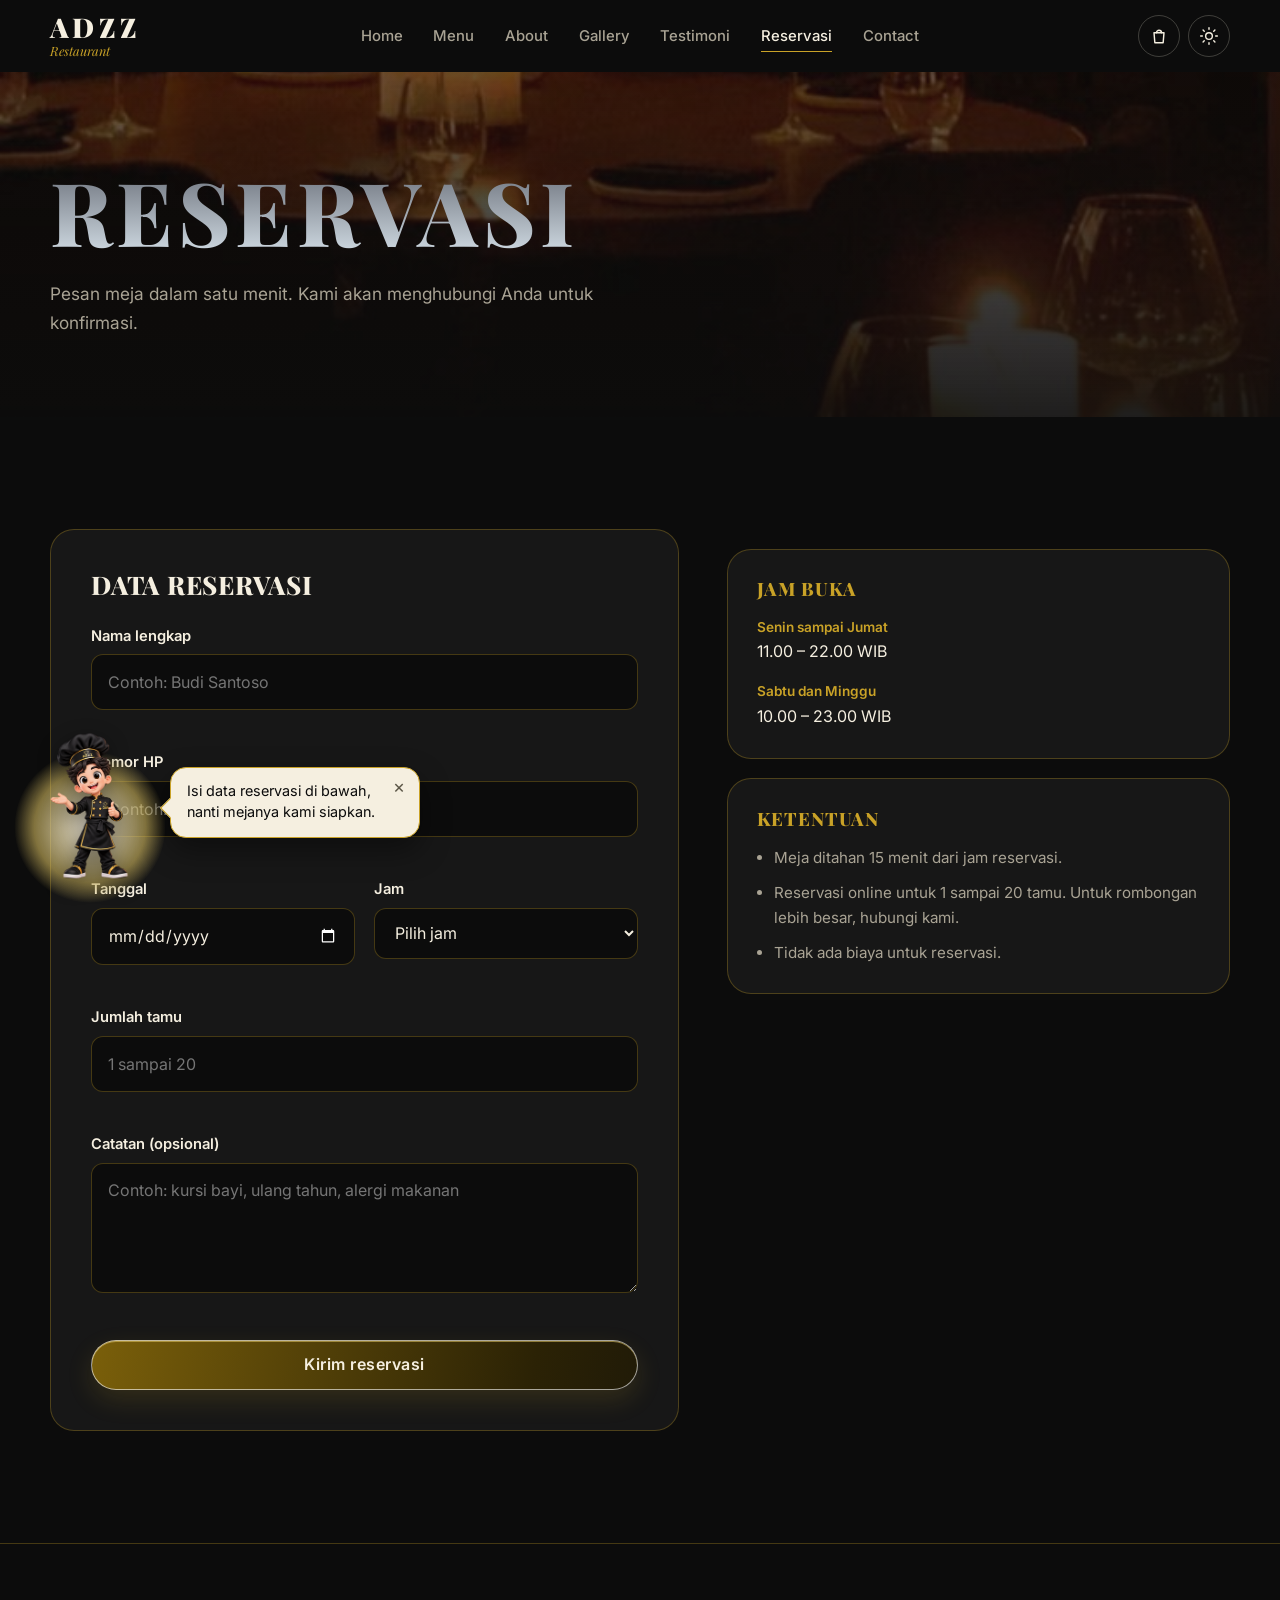
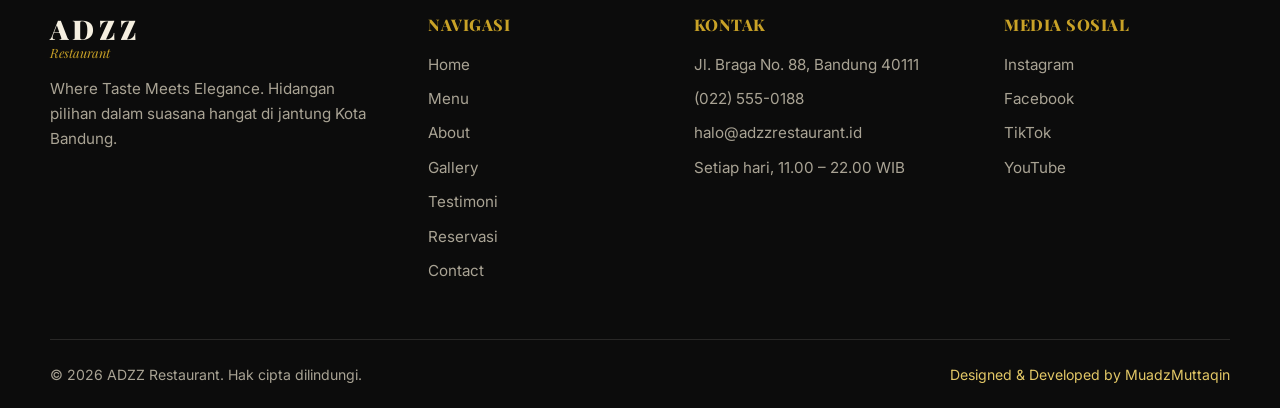
<file: reservasi.html>
<!DOCTYPE html>
<html lang="id" data-theme="dark">
<head>
  <meta charset="UTF-8">
  <meta name="viewport" content="width=device-width, initial-scale=1">
  <title>Reservasi | ADZZ Restaurant</title>
  <meta name="description" content="Reservasi meja ADZZ Restaurant secara online.">
  <link rel="icon" href="data:image/svg+xml,%3Csvg xmlns='http://www.w3.org/2000/svg' viewBox='0 0 64 64'%3E%3Crect width='64' height='64' rx='14' fill='%230C0C0C'/%3E%3Ctext x='32' y='43' font-size='34' text-anchor='middle' fill='%23C9A227' font-family='Georgia,serif' font-weight='700'%3EA%3C/text%3E%3C/svg%3E">
  <link rel="preconnect" href="https://fonts.googleapis.com">
  <link rel="preconnect" href="https://fonts.gstatic.com" crossorigin>
  <link href="https://fonts.googleapis.com/css2?family=Inter:wght@400;500;600&family=Playfair+Display:ital,wght@0,600;0,700;0,800;0,900;1,600&display=swap" rel="stylesheet">
  <link rel="stylesheet" href="css/style.css">
  <script>
    /* Dijalankan sebelum halaman tampil: pasang tema tersimpan dan tandai JavaScript aktif (mencegah kedipan) */
    (function () { var d = document.documentElement; d.classList.add('muadzmuttaqin_js');
      try { var t = localStorage.getItem('muadzmuttaqin_theme'); if (t === 'light' || t === 'dark') { d.setAttribute('data-theme', t); } } catch (e) {} })();
  </script>
</head>
<body>
  <a class="muadzmuttaqin_skip" href="#muadzmuttaqin_main">Lewati ke konten utama</a>

  <div class="muadzmuttaqin_wrapper">
  <header class="muadzmuttaqin_header muadzmuttaqin_zone-dark" id="muadzmuttaqin_header">
    <div class="muadzmuttaqin_container">
      <nav class="muadzmuttaqin_nav" aria-label="Navigasi utama">
        <a class="muadzmuttaqin_logo" href="index.html" aria-label="ADZZ Restaurant, ke beranda">
          <span class="muadzmuttaqin_logo-mark">ADZZ</span>
          <span class="muadzmuttaqin_logo-sub">Restaurant</span>
        </a>
        <ul class="muadzmuttaqin_nav-list" id="muadzmuttaqin_nav-list">
          <li><a class="muadzmuttaqin_nav-link" href="index.html">Home</a></li>
          <li><a class="muadzmuttaqin_nav-link" href="menu.html">Menu</a></li>
          <li><a class="muadzmuttaqin_nav-link" href="about.html">About</a></li>
          <li><a class="muadzmuttaqin_nav-link" href="gallery.html">Gallery</a></li>
          <li><a class="muadzmuttaqin_nav-link" href="testimoni.html">Testimoni</a></li>
          <li><a class="muadzmuttaqin_nav-link" href="reservasi.html" aria-current="page">Reservasi</a></li>
          <li><a class="muadzmuttaqin_nav-link" href="contact.html">Contact</a></li>
        </ul>
        <div class="muadzmuttaqin_nav-actions">
          <a class="muadzmuttaqin_cart-link" href="menu.html#muadzmuttaqin_cart" aria-label="Lihat keranjang pesanan">
            <svg viewBox="0 0 24 24" aria-hidden="true"><path d="M6 8h12l-1 12H7L6 8z"/><path d="M9 8a3 3 0 0 1 6 0"/></svg>
            <span class="muadzmuttaqin_cart-badge" hidden>0</span>
          </a>
          <button type="button" class="muadzmuttaqin_theme-toggle" id="muadzmuttaqin_theme-toggle" aria-label="Ganti tema" aria-pressed="false">
            <svg class="muadzmuttaqin_icon-sun" viewBox="0 0 24 24" aria-hidden="true"><circle cx="12" cy="12" r="4"/><path d="M12 2v2M12 20v2M4.9 4.9l1.4 1.4M17.7 17.7l1.4 1.4M2 12h2M20 12h2M4.9 19.1l1.4-1.4M17.7 6.3l1.4-1.4"/></svg>
            <svg class="muadzmuttaqin_icon-moon" viewBox="0 0 24 24" aria-hidden="true"><path d="M20.5 14.2A8.5 8.5 0 0 1 9.8 3.5a8.5 8.5 0 1 0 10.7 10.7z"/></svg>
          </button>
          <button type="button" class="muadzmuttaqin_hamburger" id="muadzmuttaqin_hamburger" aria-label="Buka menu navigasi" aria-expanded="false" aria-controls="muadzmuttaqin_nav-list">
            <span class="muadzmuttaqin_burger-box"><span class="muadzmuttaqin_burger-line"></span><span class="muadzmuttaqin_burger-line"></span><span class="muadzmuttaqin_burger-line"></span></span>
          </button>
        </div>
      </nav>
    </div>
  </header>

    <main id="muadzmuttaqin_main">
      <section class="muadzmuttaqin_page-hero muadzmuttaqin_zone-dark muadzmuttaqin_page-hero-reservasi">
        <div class="muadzmuttaqin_container">
          <h1 class="muadzmuttaqin_hero-heading">Reservasi</h1>
          <p class="muadzmuttaqin_page-lead">Pesan meja dalam satu menit. Kami akan menghubungi Anda untuk konfirmasi.</p>
        </div>
      </section>

      <section class="muadzmuttaqin_section" id="muadzmuttaqin_form-section">
        <div class="muadzmuttaqin_container muadzmuttaqin_form-layout">
          <div class="muadzmuttaqin_form-card muadzmuttaqin_reveal">
            <h2>Data reservasi</h2>
          <form class="muadzmuttaqin_form" id="muadzmuttaqin_form-reservasi" novalidate>
            <div class="muadzmuttaqin_field">
              <label for="muadzmuttaqin_res-nama">Nama lengkap</label>
              <input type="text" id="muadzmuttaqin_res-nama" name="muadzmuttaqin_res-nama" autocomplete="name" placeholder="Contoh: Budi Santoso" required aria-describedby="muadzmuttaqin_error-res-nama">
              <p class="muadzmuttaqin_error" id="muadzmuttaqin_error-res-nama" aria-live="polite"></p>
            </div>
            <div class="muadzmuttaqin_field">
              <label for="muadzmuttaqin_res-hp">Nomor HP</label>
              <input type="tel" id="muadzmuttaqin_res-hp" name="muadzmuttaqin_res-hp" autocomplete="tel" inputmode="tel" placeholder="Contoh: 0812 3456 7890" required aria-describedby="muadzmuttaqin_error-res-hp">
              <p class="muadzmuttaqin_error" id="muadzmuttaqin_error-res-hp" aria-live="polite"></p>
            </div>
            <div class="muadzmuttaqin_field-row">
              <div class="muadzmuttaqin_field">
              <label for="muadzmuttaqin_res-tanggal">Tanggal</label>
              <input type="date" id="muadzmuttaqin_res-tanggal" name="muadzmuttaqin_res-tanggal" required aria-describedby="muadzmuttaqin_error-res-tanggal">
              <p class="muadzmuttaqin_error" id="muadzmuttaqin_error-res-tanggal" aria-live="polite"></p>
            </div>
              <div class="muadzmuttaqin_field">
              <label for="muadzmuttaqin_res-jam">Jam</label>
              <select id="muadzmuttaqin_res-jam" name="muadzmuttaqin_res-jam" required aria-describedby="muadzmuttaqin_error-res-jam"><option value="">Pilih jam</option><option value="11:00">11:00 WIB</option><option value="11:30">11:30 WIB</option><option value="12:00">12:00 WIB</option><option value="12:30">12:30 WIB</option><option value="13:00">13:00 WIB</option><option value="13:30">13:30 WIB</option><option value="14:00">14:00 WIB</option><option value="14:30">14:30 WIB</option><option value="15:00">15:00 WIB</option><option value="15:30">15:30 WIB</option><option value="16:00">16:00 WIB</option><option value="16:30">16:30 WIB</option><option value="17:00">17:00 WIB</option><option value="17:30">17:30 WIB</option><option value="18:00">18:00 WIB</option><option value="18:30">18:30 WIB</option><option value="19:00">19:00 WIB</option><option value="19:30">19:30 WIB</option><option value="20:00">20:00 WIB</option><option value="20:30">20:30 WIB</option><option value="21:00">21:00 WIB</option></select>
              <p class="muadzmuttaqin_error" id="muadzmuttaqin_error-res-jam" aria-live="polite"></p>
            </div>
            </div>
            <div class="muadzmuttaqin_field">
              <label for="muadzmuttaqin_res-tamu">Jumlah tamu</label>
              <input type="number" id="muadzmuttaqin_res-tamu" name="muadzmuttaqin_res-tamu" min="1" max="20" inputmode="numeric" placeholder="1 sampai 20" required aria-describedby="muadzmuttaqin_error-res-tamu">
              <p class="muadzmuttaqin_error" id="muadzmuttaqin_error-res-tamu" aria-live="polite"></p>
            </div>
            <div class="muadzmuttaqin_field">
              <label for="muadzmuttaqin_res-catatan">Catatan (opsional)</label>
              <textarea id="muadzmuttaqin_res-catatan" name="muadzmuttaqin_res-catatan" maxlength="220" placeholder="Contoh: kursi bayi, ulang tahun, alergi makanan" aria-describedby="muadzmuttaqin_error-res-catatan"></textarea>
              <p class="muadzmuttaqin_error" id="muadzmuttaqin_error-res-catatan" aria-live="polite"></p>
            </div>
            <button type="submit" class="muadzmuttaqin_btn" data-magnet="8">Kirim reservasi</button>
          </form>
          </div>

          <div>
            <!-- Ringkasan tampil setelah form valid dikirim (tanpa backend) -->
            <div class="muadzmuttaqin_info-card muadzmuttaqin_summary" id="muadzmuttaqin_reservasi-summary" role="status" hidden>
              <h3>Reservasi tercatat</h3>
              <dl>
                <dt>Nama</dt><dd id="muadzmuttaqin_sum-nama"></dd>
                <dt>Nomor HP</dt><dd id="muadzmuttaqin_sum-hp"></dd>
                <dt>Tanggal</dt><dd id="muadzmuttaqin_sum-tanggal"></dd>
                <dt>Jam</dt><dd id="muadzmuttaqin_sum-jam"></dd>
                <dt>Tamu</dt><dd id="muadzmuttaqin_sum-tamu"></dd>
                <dt>Catatan</dt><dd id="muadzmuttaqin_sum-catatan"></dd>
              </dl>
            </div>
            <div class="muadzmuttaqin_info-card muadzmuttaqin_reveal">
              <h3>Jam buka</h3>
              <dl class="muadzmuttaqin_info-list">
                <div><dt>Senin sampai Jumat</dt><dd>11.00 &ndash; 22.00 WIB</dd></div>
                <div><dt>Sabtu dan Minggu</dt><dd>10.00 &ndash; 23.00 WIB</dd></div>
              </dl>
            </div>
            <div class="muadzmuttaqin_info-card muadzmuttaqin_reveal">
              <h3>Ketentuan</h3>
              <ul class="muadzmuttaqin_rules">
                <li>Meja ditahan 15 menit dari jam reservasi.</li>
                <li>Reservasi online untuk 1 sampai 20 tamu. Untuk rombongan lebih besar, hubungi kami.</li>
                <li>Tidak ada biaya untuk reservasi.</li>
              </ul>
            </div>
          </div>
        </div>
      </section>
    </main>

  <footer class="muadzmuttaqin_footer muadzmuttaqin_zone-dark">
    <div class="muadzmuttaqin_container">
      <div class="muadzmuttaqin_footer-grid">
        <div class="muadzmuttaqin_footer-brand">
          <a class="muadzmuttaqin_logo" href="index.html" aria-label="ADZZ Restaurant, ke beranda">
            <span class="muadzmuttaqin_logo-mark">ADZZ</span>
            <span class="muadzmuttaqin_logo-sub">Restaurant</span>
          </a>
          <p>Where Taste Meets Elegance. Hidangan pilihan dalam suasana hangat di jantung Kota Bandung.</p>
        </div>
        <div>
          <h4 class="muadzmuttaqin_footer-title">Navigasi</h4>
          <ul class="muadzmuttaqin_footer-links">
            <li><a href="index.html">Home</a></li>
            <li><a href="menu.html">Menu</a></li>
            <li><a href="about.html">About</a></li>
            <li><a href="gallery.html">Gallery</a></li>
            <li><a href="testimoni.html">Testimoni</a></li>
            <li><a href="reservasi.html">Reservasi</a></li>
            <li><a href="contact.html">Contact</a></li>
          </ul>
        </div>
        <div>
          <h4 class="muadzmuttaqin_footer-title">Kontak</h4>
          <ul class="muadzmuttaqin_footer-links">
            <li><span>Jl. Braga No. 88, Bandung 40111</span></li>
            <li><a href="tel:+62225550188">(022) 555-0188</a></li>
            <li><a href="mailto:halo@adzzrestaurant.id">halo@adzzrestaurant.id</a></li>
            <li><span>Setiap hari, 11.00 &ndash; 22.00 WIB</span></li>
          </ul>
        </div>
        <div>
          <h4 class="muadzmuttaqin_footer-title">Media Sosial</h4>
          <!-- Tautan dummy: ganti dengan akun asli jika sudah ada -->
          <ul class="muadzmuttaqin_footer-links">
            <li><a href="https://www.instagram.com/" target="_blank" rel="noopener">Instagram</a></li>
            <li><a href="https://www.facebook.com/" target="_blank" rel="noopener">Facebook</a></li>
            <li><a href="https://www.tiktok.com/" target="_blank" rel="noopener">TikTok</a></li>
            <li><a href="https://www.youtube.com/" target="_blank" rel="noopener">YouTube</a></li>
          </ul>
        </div>
      </div>
      <div class="muadzmuttaqin_footer-bottom">
        <span>&copy; 2026 ADZZ Restaurant. Hak cipta dilindungi.</span>
        <span class="muadzmuttaqin_footer-credit">Designed &amp; Developed by MuadzMuttaqin</span>
      </div>
    </div>
  </footer>
  </div>

  <!-- Toast notifikasi, dipakai keranjang, reservasi, dan form kontak -->
  <div class="muadzmuttaqin_toast" id="muadzmuttaqin_toast" role="status" aria-live="polite"></div>

  <!-- Maskot ADZZ Chef: spritesheet 8 frame (images/mascot/chef-welcome.png), diputar oleh script.js bagian 14 -->
  <aside class="muadzmuttaqin_mascot" id="muadzmuttaqin_mascot" aria-label="Maskot ADZZ Chef">
    <div class="muadzmuttaqin_mascot-bubble" id="muadzmuttaqin_mascot-bubble" role="status">
      <p class="muadzmuttaqin_mascot-text">Isi data reservasi di bawah, nanti mejanya kami siapkan.</p>
      <button type="button" class="muadzmuttaqin_mascot-close" id="muadzmuttaqin_mascot-close" aria-label="Sembunyikan maskot">&times;</button>
    </div>
    <button type="button" class="muadzmuttaqin_mascot-btn" id="muadzmuttaqin_mascot-btn" aria-label="ADZZ Chef. Klik untuk melihat dia melambai lagi">
      <span class="muadzmuttaqin_mascot-sprite" id="muadzmuttaqin_mascot-sprite" aria-hidden="true"></span>
    </button>
  </aside>

  <!-- Tombol kembali ke atas -->
  <button type="button" class="muadzmuttaqin_backtop" id="muadzmuttaqin_backtop" aria-label="Kembali ke atas">
    <svg viewBox="0 0 24 24" aria-hidden="true"><path d="M12 19V5M5 12l7-7 7 7"/></svg>
  </button>

  <script src="js/script.js"></script>
</body>
</html>
</file>
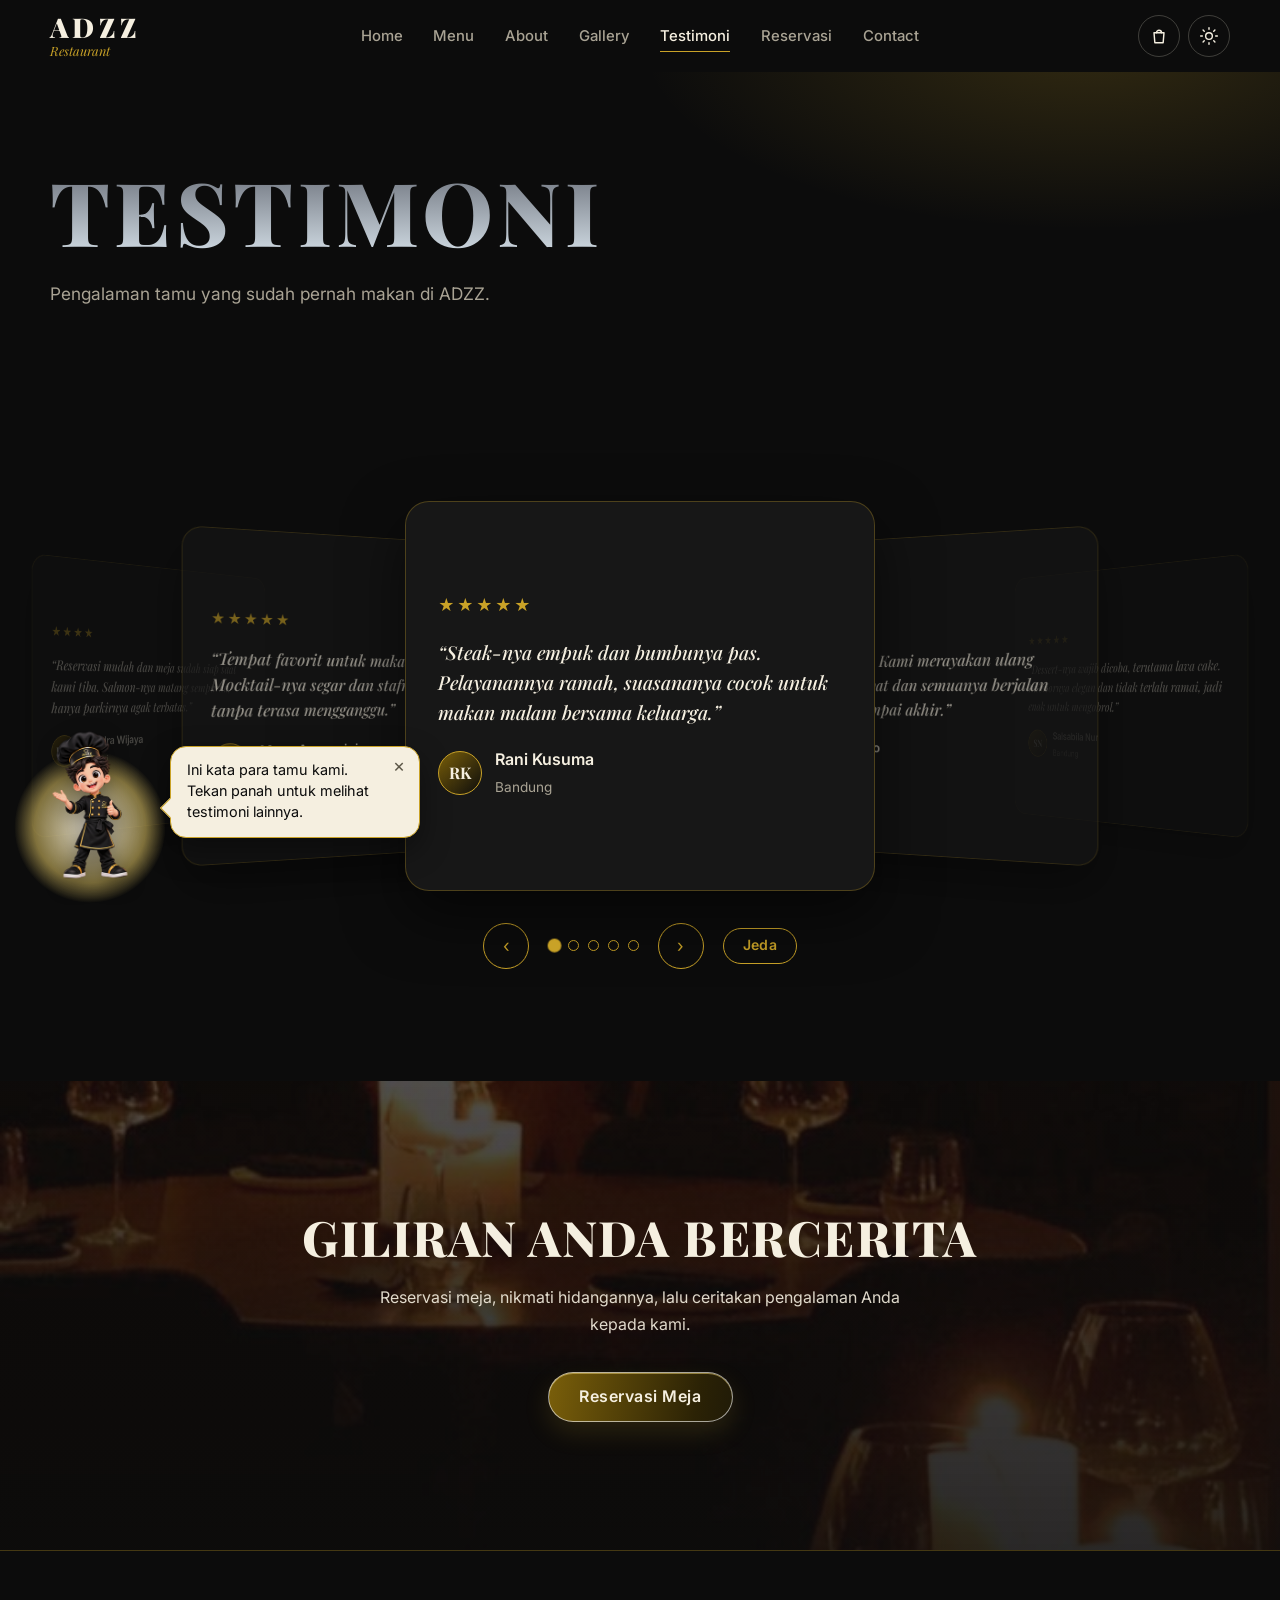
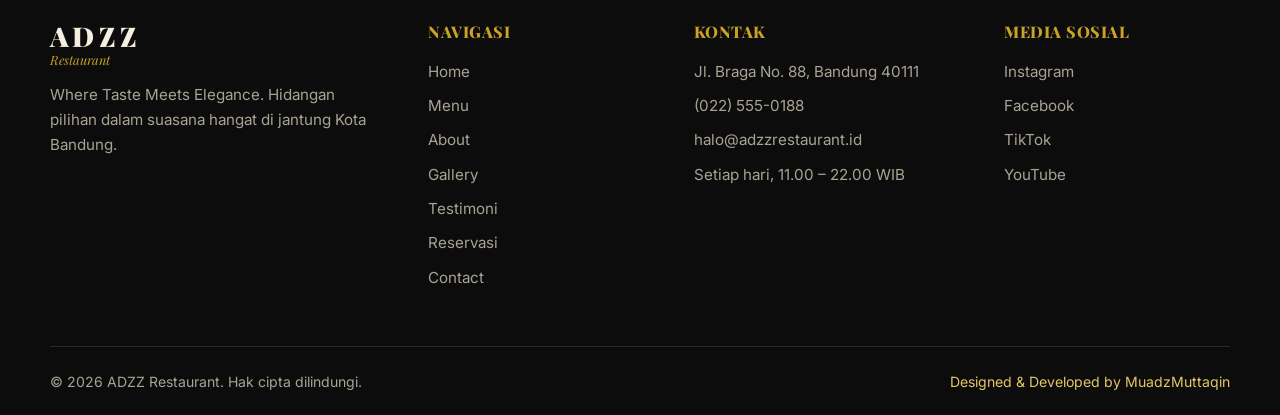
<file: testimoni.html>
<!DOCTYPE html>
<html lang="id" data-theme="dark">
<head>
  <meta charset="UTF-8">
  <meta name="viewport" content="width=device-width, initial-scale=1">
  <title>Testimoni | ADZZ Restaurant</title>
  <meta name="description" content="Testimoni tamu ADZZ Restaurant dalam slider 3D.">
  <link rel="icon" href="data:image/svg+xml,%3Csvg xmlns='http://www.w3.org/2000/svg' viewBox='0 0 64 64'%3E%3Crect width='64' height='64' rx='14' fill='%230C0C0C'/%3E%3Ctext x='32' y='43' font-size='34' text-anchor='middle' fill='%23C9A227' font-family='Georgia,serif' font-weight='700'%3EA%3C/text%3E%3C/svg%3E">
  <link rel="preconnect" href="https://fonts.googleapis.com">
  <link rel="preconnect" href="https://fonts.gstatic.com" crossorigin>
  <link href="https://fonts.googleapis.com/css2?family=Inter:wght@400;500;600&family=Playfair+Display:ital,wght@0,600;0,700;0,800;0,900;1,600&display=swap" rel="stylesheet">
  <link rel="stylesheet" href="css/style.css">
  <script>
    /* Dijalankan sebelum halaman tampil: pasang tema tersimpan dan tandai JavaScript aktif (mencegah kedipan) */
    (function () { var d = document.documentElement; d.classList.add('muadzmuttaqin_js');
      try { var t = localStorage.getItem('muadzmuttaqin_theme'); if (t === 'light' || t === 'dark') { d.setAttribute('data-theme', t); } } catch (e) {} })();
  </script>
</head>
<body>
  <a class="muadzmuttaqin_skip" href="#muadzmuttaqin_main">Lewati ke konten utama</a>

  <div class="muadzmuttaqin_wrapper">
  <header class="muadzmuttaqin_header muadzmuttaqin_zone-dark" id="muadzmuttaqin_header">
    <div class="muadzmuttaqin_container">
      <nav class="muadzmuttaqin_nav" aria-label="Navigasi utama">
        <a class="muadzmuttaqin_logo" href="index.html" aria-label="ADZZ Restaurant, ke beranda">
          <span class="muadzmuttaqin_logo-mark">ADZZ</span>
          <span class="muadzmuttaqin_logo-sub">Restaurant</span>
        </a>
        <ul class="muadzmuttaqin_nav-list" id="muadzmuttaqin_nav-list">
          <li><a class="muadzmuttaqin_nav-link" href="index.html">Home</a></li>
          <li><a class="muadzmuttaqin_nav-link" href="menu.html">Menu</a></li>
          <li><a class="muadzmuttaqin_nav-link" href="about.html">About</a></li>
          <li><a class="muadzmuttaqin_nav-link" href="gallery.html">Gallery</a></li>
          <li><a class="muadzmuttaqin_nav-link" href="testimoni.html" aria-current="page">Testimoni</a></li>
          <li><a class="muadzmuttaqin_nav-link" href="reservasi.html">Reservasi</a></li>
          <li><a class="muadzmuttaqin_nav-link" href="contact.html">Contact</a></li>
        </ul>
        <div class="muadzmuttaqin_nav-actions">
          <a class="muadzmuttaqin_cart-link" href="menu.html#muadzmuttaqin_cart" aria-label="Lihat keranjang pesanan">
            <svg viewBox="0 0 24 24" aria-hidden="true"><path d="M6 8h12l-1 12H7L6 8z"/><path d="M9 8a3 3 0 0 1 6 0"/></svg>
            <span class="muadzmuttaqin_cart-badge" hidden>0</span>
          </a>
          <button type="button" class="muadzmuttaqin_theme-toggle" id="muadzmuttaqin_theme-toggle" aria-label="Ganti tema" aria-pressed="false">
            <svg class="muadzmuttaqin_icon-sun" viewBox="0 0 24 24" aria-hidden="true"><circle cx="12" cy="12" r="4"/><path d="M12 2v2M12 20v2M4.9 4.9l1.4 1.4M17.7 17.7l1.4 1.4M2 12h2M20 12h2M4.9 19.1l1.4-1.4M17.7 6.3l1.4-1.4"/></svg>
            <svg class="muadzmuttaqin_icon-moon" viewBox="0 0 24 24" aria-hidden="true"><path d="M20.5 14.2A8.5 8.5 0 0 1 9.8 3.5a8.5 8.5 0 1 0 10.7 10.7z"/></svg>
          </button>
          <button type="button" class="muadzmuttaqin_hamburger" id="muadzmuttaqin_hamburger" aria-label="Buka menu navigasi" aria-expanded="false" aria-controls="muadzmuttaqin_nav-list">
            <span class="muadzmuttaqin_burger-box"><span class="muadzmuttaqin_burger-line"></span><span class="muadzmuttaqin_burger-line"></span><span class="muadzmuttaqin_burger-line"></span></span>
          </button>
        </div>
      </nav>
    </div>
  </header>

    <main id="muadzmuttaqin_main">
      <section class="muadzmuttaqin_page-hero muadzmuttaqin_zone-dark ">
        <div class="muadzmuttaqin_container">
          <h1 class="muadzmuttaqin_hero-heading">Testimoni</h1>
          <p class="muadzmuttaqin_page-lead">Pengalaman tamu yang sudah pernah makan di ADZZ.</p>
        </div>
      </section>

      <section class="muadzmuttaqin_section" id="muadzmuttaqin_slider-section">
        <div class="muadzmuttaqin_container">
          <!-- Slider 3D: kartu tengah di depan, kartu samping mengecil dan berputar ke belakang (script.js bagian 9) -->
          <div class="muadzmuttaqin_slider" id="muadzmuttaqin_slider" role="region" aria-roledescription="carousel" aria-label="Testimoni tamu">
            <div class="muadzmuttaqin_slider-stage">
            <article class="muadzmuttaqin_slide" aria-label="Testimoni 1 dari 5">
              <span class="muadzmuttaqin_quote-stars" role="img" aria-label="Penilaian 5 dari 5">★★★★★</span>
              <p class="muadzmuttaqin_slide-quote">&ldquo;Steak-nya empuk dan bumbunya pas. Pelayanannya ramah, suasananya cocok untuk makan malam bersama keluarga.&rdquo;</p>
              <div class="muadzmuttaqin_quote-author">
                <span class="muadzmuttaqin_avatar" aria-hidden="true">RK</span>
                <span><span class="muadzmuttaqin_quote-name">Rani Kusuma</span><br><span class="muadzmuttaqin_quote-meta">Bandung</span></span>
              </div>
            </article>
            <article class="muadzmuttaqin_slide" aria-label="Testimoni 2 dari 5">
              <span class="muadzmuttaqin_quote-stars" role="img" aria-label="Penilaian 5 dari 5">★★★★★</span>
              <p class="muadzmuttaqin_slide-quote">&ldquo;Rendangnya juara. Kami merayakan ulang tahun di ruang privat dan semuanya berjalan lancar dari awal sampai akhir.&rdquo;</p>
              <div class="muadzmuttaqin_quote-author">
                <span class="muadzmuttaqin_avatar" aria-hidden="true">DP</span>
                <span><span class="muadzmuttaqin_quote-name">Dimas Prakoso</span><br><span class="muadzmuttaqin_quote-meta">Jakarta</span></span>
              </div>
            </article>
            <article class="muadzmuttaqin_slide" aria-label="Testimoni 3 dari 5">
              <span class="muadzmuttaqin_quote-stars" role="img" aria-label="Penilaian 5 dari 5">★★★★★</span>
              <p class="muadzmuttaqin_slide-quote">&ldquo;Dessert-nya wajib dicoba, terutama lava cake. Interiornya elegan dan tidak terlalu ramai, jadi enak untuk mengobrol.&rdquo;</p>
              <div class="muadzmuttaqin_quote-author">
                <span class="muadzmuttaqin_avatar" aria-hidden="true">SN</span>
                <span><span class="muadzmuttaqin_quote-name">Salsabila Nur</span><br><span class="muadzmuttaqin_quote-meta">Bandung</span></span>
              </div>
            </article>
            <article class="muadzmuttaqin_slide" aria-label="Testimoni 4 dari 5">
              <span class="muadzmuttaqin_quote-stars" role="img" aria-label="Penilaian 4 dari 5">★★★★</span>
              <p class="muadzmuttaqin_slide-quote">&ldquo;Reservasi mudah dan meja sudah siap saat kami tiba. Salmon-nya matang sempurna, hanya parkirnya agak terbatas.&rdquo;</p>
              <div class="muadzmuttaqin_quote-author">
                <span class="muadzmuttaqin_avatar" aria-hidden="true">HW</span>
                <span><span class="muadzmuttaqin_quote-name">Hendra Wijaya</span><br><span class="muadzmuttaqin_quote-meta">Cimahi</span></span>
              </div>
            </article>
            <article class="muadzmuttaqin_slide" aria-label="Testimoni 5 dari 5">
              <span class="muadzmuttaqin_quote-stars" role="img" aria-label="Penilaian 5 dari 5">★★★★★</span>
              <p class="muadzmuttaqin_slide-quote">&ldquo;Tempat favorit untuk makan malam romantis. Mocktail-nya segar dan stafnya perhatian tanpa terasa mengganggu.&rdquo;</p>
              <div class="muadzmuttaqin_quote-author">
                <span class="muadzmuttaqin_avatar" aria-hidden="true">MA</span>
                <span><span class="muadzmuttaqin_quote-name">Maya Anggraini</span><br><span class="muadzmuttaqin_quote-meta">Jakarta</span></span>
              </div>
            </article>
            </div>
            <div class="muadzmuttaqin_slider-controls">
              <button type="button" class="muadzmuttaqin_slider-btn" id="muadzmuttaqin_slider-prev" aria-label="Testimoni sebelumnya">&lsaquo;</button>
              <div class="muadzmuttaqin_dots" id="muadzmuttaqin_slider-dots"></div>
              <button type="button" class="muadzmuttaqin_slider-btn" id="muadzmuttaqin_slider-next" aria-label="Testimoni berikutnya">&rsaquo;</button>
              <button type="button" class="muadzmuttaqin_btn muadzmuttaqin_btn-ghost muadzmuttaqin_btn-sm" id="muadzmuttaqin_slider-toggle" aria-pressed="false">Jeda</button>
            </div>
          </div>
        </div>
      </section>

      <section class="muadzmuttaqin_cta muadzmuttaqin_zone-dark" id="muadzmuttaqin_cta-testimoni">
        <div class="muadzmuttaqin_container muadzmuttaqin_reveal">
          <h2>Giliran Anda bercerita</h2>
          <p>Reservasi meja, nikmati hidangannya, lalu ceritakan pengalaman Anda kepada kami.</p>
          <a class="muadzmuttaqin_btn" data-magnet="6" href="reservasi.html">Reservasi Meja</a>
        </div>
      </section>
    </main>

  <footer class="muadzmuttaqin_footer muadzmuttaqin_zone-dark">
    <div class="muadzmuttaqin_container">
      <div class="muadzmuttaqin_footer-grid">
        <div class="muadzmuttaqin_footer-brand">
          <a class="muadzmuttaqin_logo" href="index.html" aria-label="ADZZ Restaurant, ke beranda">
            <span class="muadzmuttaqin_logo-mark">ADZZ</span>
            <span class="muadzmuttaqin_logo-sub">Restaurant</span>
          </a>
          <p>Where Taste Meets Elegance. Hidangan pilihan dalam suasana hangat di jantung Kota Bandung.</p>
        </div>
        <div>
          <h4 class="muadzmuttaqin_footer-title">Navigasi</h4>
          <ul class="muadzmuttaqin_footer-links">
            <li><a href="index.html">Home</a></li>
            <li><a href="menu.html">Menu</a></li>
            <li><a href="about.html">About</a></li>
            <li><a href="gallery.html">Gallery</a></li>
            <li><a href="testimoni.html">Testimoni</a></li>
            <li><a href="reservasi.html">Reservasi</a></li>
            <li><a href="contact.html">Contact</a></li>
          </ul>
        </div>
        <div>
          <h4 class="muadzmuttaqin_footer-title">Kontak</h4>
          <ul class="muadzmuttaqin_footer-links">
            <li><span>Jl. Braga No. 88, Bandung 40111</span></li>
            <li><a href="tel:+62225550188">(022) 555-0188</a></li>
            <li><a href="mailto:halo@adzzrestaurant.id">halo@adzzrestaurant.id</a></li>
            <li><span>Setiap hari, 11.00 &ndash; 22.00 WIB</span></li>
          </ul>
        </div>
        <div>
          <h4 class="muadzmuttaqin_footer-title">Media Sosial</h4>
          <!-- Tautan dummy: ganti dengan akun asli jika sudah ada -->
          <ul class="muadzmuttaqin_footer-links">
            <li><a href="https://www.instagram.com/" target="_blank" rel="noopener">Instagram</a></li>
            <li><a href="https://www.facebook.com/" target="_blank" rel="noopener">Facebook</a></li>
            <li><a href="https://www.tiktok.com/" target="_blank" rel="noopener">TikTok</a></li>
            <li><a href="https://www.youtube.com/" target="_blank" rel="noopener">YouTube</a></li>
          </ul>
        </div>
      </div>
      <div class="muadzmuttaqin_footer-bottom">
        <span>&copy; 2026 ADZZ Restaurant. Hak cipta dilindungi.</span>
        <span class="muadzmuttaqin_footer-credit">Designed &amp; Developed by MuadzMuttaqin</span>
      </div>
    </div>
  </footer>
  </div>

  <!-- Toast notifikasi, dipakai keranjang, reservasi, dan form kontak -->
  <div class="muadzmuttaqin_toast" id="muadzmuttaqin_toast" role="status" aria-live="polite"></div>

  <!-- Maskot ADZZ Chef: spritesheet 8 frame (images/mascot/chef-welcome.png), diputar oleh script.js bagian 14 -->
  <aside class="muadzmuttaqin_mascot" id="muadzmuttaqin_mascot" aria-label="Maskot ADZZ Chef">
    <div class="muadzmuttaqin_mascot-bubble" id="muadzmuttaqin_mascot-bubble" role="status">
      <p class="muadzmuttaqin_mascot-text">Ini kata para tamu kami. Tekan panah untuk melihat testimoni lainnya.</p>
      <button type="button" class="muadzmuttaqin_mascot-close" id="muadzmuttaqin_mascot-close" aria-label="Sembunyikan maskot">&times;</button>
    </div>
    <button type="button" class="muadzmuttaqin_mascot-btn" id="muadzmuttaqin_mascot-btn" aria-label="ADZZ Chef. Klik untuk melihat dia melambai lagi">
      <span class="muadzmuttaqin_mascot-sprite" id="muadzmuttaqin_mascot-sprite" aria-hidden="true"></span>
    </button>
  </aside>

  <!-- Tombol kembali ke atas -->
  <button type="button" class="muadzmuttaqin_backtop" id="muadzmuttaqin_backtop" aria-label="Kembali ke atas">
    <svg viewBox="0 0 24 24" aria-hidden="true"><path d="M12 19V5M5 12l7-7 7 7"/></svg>
  </button>

  <script src="js/script.js"></script>
</body>
</html>
</file>
<file: css/style.css>
/* ==========================================================================
   ADZZ Restaurant  |  css/style.css
   Designed & Developed by MuadzMuttaqin
   --------------------------------------------------------------------------
   ATURAN: semua CLASS dan ID memakai awalan "muadzmuttaqin_" (huruf kecil).
   DAFTAR ISI
    1. Variables (palet, font, tema gelap/terang)
    2. Reset dan dasar
    3. Tipografi dan utilitas
    4. Tombol
    5. Header / navbar
    6. Footer
    7. Hero 3D (index)
    8. Header halaman dalam
    9. Section umum (ringkasan, layanan, kutipan, CTA)
   10. Stacking 3D "Signature Dishes"
   11. Menu: filter, kartu 3D, keranjang
   12. About: scroll-reveal huruf, visi misi, keunggulan, chef
   13. Gallery: flip card + lightbox
   14. Slider testimoni 3D
   15. Form (reservasi + kontak)
   16. Toast dan tombol kembali ke atas
   17. Animasi masuk saat scroll
   18. Responsive
   19. prefers-reduced-motion
   20. Maskot ADZZ Chef
   ========================================================================== */


/* ==========================================================================
   1. VARIABLES
   ========================================================================== */
:root {
  /* --- Palet dasar --- */
  --muadzmuttaqin_black: #0C0C0C;
  --muadzmuttaqin_surface: #171717;
  --muadzmuttaqin_gold: #C9A227;
  --muadzmuttaqin_gold-light: #E2C766;
  --muadzmuttaqin_gold-deep: #7A5F0A;   /* teks emas di atas cream (kontras ~5:1) */
  --muadzmuttaqin_cream: #F5EFE0;
  --muadzmuttaqin_cream-dark: #E9E0C8;
  --muadzmuttaqin_muted: #A9A394;
  --muadzmuttaqin_muted-dark: #5C5748;
  --muadzmuttaqin_grad-from: #646973;   /* gradien judul hero */
  --muadzmuttaqin_grad-to: #D7E2EA;

  /* --- Font --- */
  --muadzmuttaqin_font-head: "Playfair Display", Georgia, "Times New Roman", serif;
  --muadzmuttaqin_font-body: "Inter", system-ui, -apple-system, "Segoe UI", Roboto, sans-serif;

  /* --- Ukuran dan 3D --- */
  --muadzmuttaqin_header-h: 72px;
  --muadzmuttaqin_radius: 18px;
  --muadzmuttaqin_persp: 1200px;          /* nilai perspective, diperkecil di layar kecil */
  --muadzmuttaqin_slide-z: -150px;        /* kedalaman kartu samping slider */
  --muadzmuttaqin_slide-rot: -32deg;      /* putaran kartu samping slider */
  --muadzmuttaqin_ease: cubic-bezier(.2, .7, .2, 1);

  /* --- Token tema (default: GELAP) --- */
  --muadzmuttaqin_bg: var(--muadzmuttaqin_black);
  --muadzmuttaqin_bg-card: var(--muadzmuttaqin_surface);
  --muadzmuttaqin_text: var(--muadzmuttaqin_cream);
  --muadzmuttaqin_text-soft: var(--muadzmuttaqin_muted);
  --muadzmuttaqin_accent: var(--muadzmuttaqin_gold);
  --muadzmuttaqin_line: rgba(201, 162, 39, .30);
  --muadzmuttaqin_shadow: rgba(0, 0, 0, .55);
  --muadzmuttaqin_danger: #FF9188;
  --muadzmuttaqin_alt-bg: var(--muadzmuttaqin_cream);   /* bagian melengkung */
  color-scheme: dark;
}

/* Tema TERANG: hanya mengganti token, komponen tidak perlu diubah */
html[data-theme="light"] {
  --muadzmuttaqin_bg: var(--muadzmuttaqin_cream);
  --muadzmuttaqin_bg-card: #FBF7EC;
  --muadzmuttaqin_text: var(--muadzmuttaqin_black);
  --muadzmuttaqin_text-soft: var(--muadzmuttaqin_muted-dark);
  --muadzmuttaqin_accent: var(--muadzmuttaqin_gold-deep);
  --muadzmuttaqin_line: rgba(122, 95, 10, .35);
  --muadzmuttaqin_shadow: rgba(60, 45, 5, .25);
  --muadzmuttaqin_danger: #B3261E;
  --muadzmuttaqin_alt-bg: var(--muadzmuttaqin_cream-dark);
  color-scheme: light;
}

/* Zona yang SELALU gelap (header, hero, footer, CTA, kartu stacking):
   token di-reset ke nilai gelap supaya komponen di dalamnya tetap kontras. */
.muadzmuttaqin_zone-dark {
  --muadzmuttaqin_bg: var(--muadzmuttaqin_black);
  --muadzmuttaqin_bg-card: var(--muadzmuttaqin_surface);
  --muadzmuttaqin_text: var(--muadzmuttaqin_cream);
  --muadzmuttaqin_text-soft: var(--muadzmuttaqin_muted);
  --muadzmuttaqin_accent: var(--muadzmuttaqin_gold);
  --muadzmuttaqin_line: rgba(201, 162, 39, .30);
  --muadzmuttaqin_shadow: rgba(0, 0, 0, .55);
  --muadzmuttaqin_danger: #FF9188;
  background: var(--muadzmuttaqin_bg);
  color: var(--muadzmuttaqin_text);
  color-scheme: dark;
}

/* Zona cream (bagian "putih" dengan sudut atas melengkung) */
.muadzmuttaqin_section-cream {
  --muadzmuttaqin_bg-card: #FFFDF7;
  --muadzmuttaqin_text: var(--muadzmuttaqin_black);
  --muadzmuttaqin_text-soft: var(--muadzmuttaqin_muted-dark);
  --muadzmuttaqin_accent: var(--muadzmuttaqin_gold-deep);
  --muadzmuttaqin_line: rgba(122, 95, 10, .32);
  --muadzmuttaqin_shadow: rgba(60, 45, 5, .28);
  background: var(--muadzmuttaqin_alt-bg);
  color: var(--muadzmuttaqin_text);
  border-radius: clamp(28px, 5vw, 56px) clamp(28px, 5vw, 56px) 0 0;
}


/* ==========================================================================
   2. RESET DAN DASAR
   ========================================================================== */
*, *::before, *::after { box-sizing: border-box; margin: 0; padding: 0; }

html { scroll-behavior: smooth; scroll-padding-top: calc(var(--muadzmuttaqin_header-h) + 12px); }

body {
  font-family: var(--muadzmuttaqin_font-body);
  font-size: 1rem;
  line-height: 1.65;
  background: var(--muadzmuttaqin_bg);
  color: var(--muadzmuttaqin_text);
  overflow-x: hidden;                 /* cegah scroll horizontal */
  -webkit-font-smoothing: antialiased;
  transition: background-color .35s ease, color .35s ease;
}

/* Wrapper: overflow-x "clip" tidak membuat scroll container, jadi position: sticky tetap jalan */
.muadzmuttaqin_wrapper { overflow-x: hidden; overflow-x: clip; }

img, svg { display: block; max-width: 100%; }
a { color: inherit; text-decoration: none; }
ul { list-style: none; }
button { font: inherit; color: inherit; background: none; border: 0; cursor: pointer; }
input, select, textarea { font: inherit; color: inherit; }
[hidden] { display: none !important; }

:focus-visible { outline: 2px solid var(--muadzmuttaqin_gold-light); outline-offset: 3px; }

.muadzmuttaqin_skip {
  position: fixed; left: 1rem; top: -4rem; z-index: 500;
  padding: .6rem 1rem; border-radius: 8px;
  background: var(--muadzmuttaqin_gold); color: var(--muadzmuttaqin_black); font-weight: 600;
  transition: top .2s;
}
.muadzmuttaqin_skip:focus { top: 1rem; }


/* ==========================================================================
   3. TIPOGRAFI DAN UTILITAS
   ========================================================================== */
h1, h2, h3, h4 {
  font-family: var(--muadzmuttaqin_font-head);
  font-weight: 800;
  line-height: 1.15;
  text-transform: uppercase;
  letter-spacing: .03em;
}
h2 { font-size: clamp(1.85rem, 4.4vw, 3.05rem); }
h3 { font-size: 1.15rem; letter-spacing: .045em; }

/* Kelas gradien judul (sesuai brief) */
.muadzmuttaqin_hero-heading {
  background: linear-gradient(180deg, #646973 0%, #D7E2EA 100%);
  -webkit-background-clip: text;
  background-clip: text;
  -webkit-text-fill-color: transparent;
  color: transparent;
}

.muadzmuttaqin_container { width: min(1180px, 100% - 2.5rem); margin-inline: auto; }
.muadzmuttaqin_section { padding: clamp(4rem, 9vw, 7rem) 0; }
.muadzmuttaqin_section-head { max-width: 640px; margin-bottom: clamp(2rem, 5vw, 3.5rem); }
.muadzmuttaqin_section-head p { margin-top: 1rem; color: var(--muadzmuttaqin_text-soft); }
.muadzmuttaqin_center { text-align: center; margin-inline: auto; }

.muadzmuttaqin_link-line {
  display: inline-block; margin-top: 1.5rem; padding-bottom: .2rem;
  color: var(--muadzmuttaqin_accent); font-weight: 600;
  border-bottom: 1px solid currentColor;
  transition: color .25s, border-color .25s;
}
.muadzmuttaqin_link-line:hover { color: var(--muadzmuttaqin_text); }


/* ==========================================================================
   4. TOMBOL
   ========================================================================== */
/* Tombol utama: pill, gradasi emas-hitam, outline putih tipis */
.muadzmuttaqin_btn {
  display: inline-flex; align-items: center; justify-content: center; gap: .5rem;
  padding: .9rem 1.9rem;
  border-radius: 999px;
  border: 1px solid rgba(255, 255, 255, .6);
  background: linear-gradient(100deg, var(--muadzmuttaqin_gold-deep) 0%, #2B2205 58%, var(--muadzmuttaqin_black) 100%);
  background-size: 140% 100%;
  background-position: 0% 0%;
  color: var(--muadzmuttaqin_cream);
  font-weight: 600; letter-spacing: .03em; line-height: 1.2;
  box-shadow: inset 0 1px 0 rgba(226, 199, 102, .55), 0 10px 26px rgba(201, 162, 39, .16);
  transition: background-position .4s ease, box-shadow .3s ease;
  /* transform dipakai efek magnet (JS), jadi hover memakai background/box-shadow saja */
}
.muadzmuttaqin_btn:hover {
  background-position: 100% 0%;
  box-shadow: inset 0 1px 0 rgba(226, 199, 102, .7), 0 14px 34px rgba(201, 162, 39, .38);
}
.muadzmuttaqin_btn-ghost {
  background: transparent; border-color: var(--muadzmuttaqin_gold);
  color: var(--muadzmuttaqin_accent); box-shadow: none;
}
.muadzmuttaqin_btn-ghost:hover { background: var(--muadzmuttaqin_gold); color: var(--muadzmuttaqin_black); box-shadow: none; }
.muadzmuttaqin_btn-sm { padding: .55rem 1.15rem; font-size: .88rem; }
[data-magnet] { transition: transform .3s ease-out; will-change: transform; }


/* ==========================================================================
   5. HEADER / NAVBAR (sticky)
   ========================================================================== */
.muadzmuttaqin_header {
  position: sticky; top: 0; z-index: 100;
  height: var(--muadzmuttaqin_header-h);
  margin-bottom: calc(var(--muadzmuttaqin_header-h) * -1);  /* hero berada di bawah header transparan */
  transition: background-color .3s ease, box-shadow .3s ease, backdrop-filter .3s ease;
}
.muadzmuttaqin_header.muadzmuttaqin_scrolled {
  background: rgba(12, 12, 12, .86);
  -webkit-backdrop-filter: blur(14px); backdrop-filter: blur(14px);
  box-shadow: 0 1px 0 var(--muadzmuttaqin_line);
}
.muadzmuttaqin_header > .muadzmuttaqin_container { height: 100%; }
.muadzmuttaqin_nav { height: 100%; display: flex; align-items: center; justify-content: space-between; gap: 1.5rem; }

.muadzmuttaqin_logo { display: flex; flex-direction: column; line-height: 1; }
.muadzmuttaqin_logo-mark {
  font-family: var(--muadzmuttaqin_font-head); font-weight: 900; font-size: 1.7rem; letter-spacing: .16em;
  color: var(--muadzmuttaqin_cream);
}
.muadzmuttaqin_logo-sub {
  font-family: var(--muadzmuttaqin_font-head); font-style: italic; font-size: .8rem;
  color: var(--muadzmuttaqin_gold); margin-top: .2rem;
}

.muadzmuttaqin_nav-list { display: flex; align-items: center; gap: clamp(1rem, 2.4vw, 2.1rem); }
.muadzmuttaqin_nav-link {
  position: relative; padding: .4rem 0;
  font-size: .93rem; font-weight: 500; color: var(--muadzmuttaqin_muted);
  transition: color .25s;
}
.muadzmuttaqin_nav-link::after {
  content: ""; position: absolute; left: 0; bottom: 0; width: 100%; height: 1px;
  background: var(--muadzmuttaqin_gold); transform: scaleX(0); transform-origin: left; transition: transform .3s ease;
}
.muadzmuttaqin_nav-link:hover, .muadzmuttaqin_nav-link[aria-current="page"] { color: var(--muadzmuttaqin_cream); }
.muadzmuttaqin_nav-link:hover::after, .muadzmuttaqin_nav-link[aria-current="page"]::after { transform: scaleX(1); }

.muadzmuttaqin_nav-actions { display: flex; align-items: center; gap: .5rem; }
.muadzmuttaqin_cart-link, .muadzmuttaqin_theme-toggle, .muadzmuttaqin_hamburger {
  position: relative; display: grid; place-items: center;
  width: 42px; height: 42px; border-radius: 50%;
  color: var(--muadzmuttaqin_cream);
  border: 1px solid rgba(245, 239, 224, .22);
  transition: border-color .25s, background-color .25s;
}
.muadzmuttaqin_cart-link:hover, .muadzmuttaqin_theme-toggle:hover, .muadzmuttaqin_hamburger:hover {
  border-color: var(--muadzmuttaqin_gold); background: rgba(201, 162, 39, .12);
}
.muadzmuttaqin_cart-link svg, .muadzmuttaqin_theme-toggle svg { width: 20px; height: 20px; fill: none; stroke: currentColor; stroke-width: 1.7; stroke-linecap: round; stroke-linejoin: round; }
.muadzmuttaqin_cart-badge {
  position: absolute; top: -5px; right: -5px; min-width: 19px; height: 19px; padding: 0 5px;
  display: grid; place-items: center; border-radius: 999px;
  background: var(--muadzmuttaqin_gold); color: var(--muadzmuttaqin_black); font-size: .72rem; font-weight: 700;
}
/* ikon tema: matahari saat gelap (aksi: ke terang), bulan saat terang */
html[data-theme="light"] .muadzmuttaqin_icon-sun { display: none; }
html:not([data-theme="light"]) .muadzmuttaqin_icon-moon { display: none; }

.muadzmuttaqin_hamburger { display: none; }
.muadzmuttaqin_burger-line { display: block; width: 18px; height: 2px; background: currentColor; border-radius: 2px; transition: transform .3s ease, opacity .2s ease; }
.muadzmuttaqin_burger-line + .muadzmuttaqin_burger-line { margin-top: 4px; }
.muadzmuttaqin_hamburger.muadzmuttaqin_open .muadzmuttaqin_burger-line:nth-child(1) { transform: translateY(6px) rotate(45deg); }
.muadzmuttaqin_hamburger.muadzmuttaqin_open .muadzmuttaqin_burger-line:nth-child(2) { opacity: 0; }
.muadzmuttaqin_hamburger.muadzmuttaqin_open .muadzmuttaqin_burger-line:nth-child(3) { transform: translateY(-6px) rotate(-45deg); }


/* ==========================================================================
   6. FOOTER
   ========================================================================== */
.muadzmuttaqin_footer { padding: 4.5rem 0 0; border-top: 1px solid var(--muadzmuttaqin_line); }
.muadzmuttaqin_footer-grid { display: grid; grid-template-columns: 1.5fr 1fr 1.2fr 1fr; gap: 2.5rem; }
.muadzmuttaqin_footer-brand p { margin-top: 1rem; max-width: 32ch; color: var(--muadzmuttaqin_text-soft); font-size: .95rem; }
.muadzmuttaqin_footer-title { font-size: 1rem; margin-bottom: 1rem; color: var(--muadzmuttaqin_gold); }
.muadzmuttaqin_footer-links li + li { margin-top: .5rem; }
.muadzmuttaqin_footer-links a, .muadzmuttaqin_footer-links span { color: var(--muadzmuttaqin_text-soft); font-size: .95rem; transition: color .25s; }
.muadzmuttaqin_footer-links a:hover { color: var(--muadzmuttaqin_gold-light); }
.muadzmuttaqin_footer-bottom {
  margin-top: 3.5rem; padding: 1.4rem 0;
  display: flex; flex-wrap: wrap; justify-content: space-between; gap: .6rem 2rem;
  border-top: 1px solid rgba(245, 239, 224, .12);
  font-size: .88rem; color: var(--muadzmuttaqin_text-soft);
}
.muadzmuttaqin_footer-credit { color: var(--muadzmuttaqin_gold-light); }


/* ==========================================================================
   7. HERO 3D (index.html)
   Teknik 3D yang dipakai:
   - perspective        : pada .muadzmuttaqin_hero-grid (kamera untuk judul + foto)
   - transform-style    : preserve-3d pada rantai foto (visual > wrap > photo)
   - rotateX / rotateY  : diisi JavaScript mengikuti kursor (tilt)
   - translateZ         : lapisan foto bulat dan label "Pilihan Chef" maju ke depan
   ========================================================================== */
.muadzmuttaqin_hero {
  position: relative; display: flex; align-items: center;
  min-height: 100vh; min-height: 100svh;
  padding: calc(var(--muadzmuttaqin_header-h) + 2.5rem) 0 4.5rem;
  background:
    radial-gradient(55% 50% at 78% 45%, rgba(201, 162, 39, .22), transparent 70%),
    radial-gradient(35% 35% at 8% 92%, rgba(201, 162, 39, .09), transparent 70%),
    var(--muadzmuttaqin_black);
  overflow-x: hidden; overflow-x: clip;
}
.muadzmuttaqin_hero-grid {
  display: grid; grid-template-columns: 1.05fr .95fr; align-items: center;
  gap: clamp(2rem, 5vw, 4.5rem);
  perspective: var(--muadzmuttaqin_persp);                 /* [3D: perspective] */
}
.muadzmuttaqin_hero-copy, .muadzmuttaqin_hero-visual { transform-style: preserve-3d; }  /* [3D: preserve-3d] */

.muadzmuttaqin_hero-title {
  display: inline-block;
  font-size: clamp(4.2rem, 15vw, 10.5rem); line-height: 1; letter-spacing: .06em;
  padding-block: .04em;
  will-change: transform;           /* JS memberi rotateX / rotateY */
}
.muadzmuttaqin_hero-tagline {
  margin-top: .6rem;
  font-family: var(--muadzmuttaqin_font-head); font-style: italic; font-weight: 600;
  font-size: clamp(1.2rem, 2.6vw, 1.7rem); color: var(--muadzmuttaqin_gold);
}
.muadzmuttaqin_hero-text { margin-top: 1.4rem; max-width: 46ch; color: var(--muadzmuttaqin_muted); font-size: 1.05rem; }
.muadzmuttaqin_hero-actions { display: flex; flex-wrap: wrap; gap: 1rem; margin-top: 2.2rem; }

.muadzmuttaqin_hero-visual { display: grid; place-items: center; padding: 1.5rem; }
.muadzmuttaqin_hero-photo-wrap { width: min(400px, 84%); transform-style: preserve-3d; }   /* efek magnet (translate3d) */
.muadzmuttaqin_hero-photo {
  --muadzmuttaqin_sx: 0px; --muadzmuttaqin_sy: 30px;     /* arah bayangan dinamis, diubah JS */
  position: relative; aspect-ratio: 4 / 5;
  transform-style: preserve-3d;                           /* [3D: preserve-3d] anak-anak ikut 3D */
  will-change: transform;
}
.muadzmuttaqin_hero-img {
  width: 100%; height: 100%; object-fit: cover; border-radius: 26px;
  box-shadow: var(--muadzmuttaqin_sx) var(--muadzmuttaqin_sy) 60px rgba(0, 0, 0, .7), 0 0 0 1px var(--muadzmuttaqin_line);
}
/* pelat bingkai emas di BELAKANG foto */
.muadzmuttaqin_hero-photo::before {
  content: ""; position: absolute; inset: -16px; border: 1px solid var(--muadzmuttaqin_line); border-radius: 34px;
  transform: translateZ(-40px);                           /* [3D: translateZ] mundur ke belakang */
}
.muadzmuttaqin_hero-float {
  position: absolute; width: clamp(80px, 11vw, 124px); aspect-ratio: 1; object-fit: cover; border-radius: 50%;
  border: 3px solid var(--muadzmuttaqin_cream); box-shadow: 0 18px 40px rgba(0, 0, 0, .55);
}
.muadzmuttaqin_float-a { top: 5%; left: -13%; transform: translateZ(80px); }                 /* [3D: translateZ] maju */
.muadzmuttaqin_float-b { bottom: 12%; right: -11%; width: clamp(64px, 9vw, 100px); transform: translateZ(55px); }
.muadzmuttaqin_hero-tag {
  position: absolute; left: 7%; bottom: -3%; transform: translateZ(100px);             /* [3D: translateZ] paling depan */
  padding: .55rem 1.1rem; border-radius: 999px;
  background: var(--muadzmuttaqin_black); border: 1px solid var(--muadzmuttaqin_gold);
  color: var(--muadzmuttaqin_cream); font-size: .85rem; font-weight: 500;
}

/* Animasi masuk hero (sekali saat halaman dibuka) */
.muadzmuttaqin_hero-copy { animation: muadzmuttaqin_rise .9s var(--muadzmuttaqin_ease) both; }
.muadzmuttaqin_hero-visual { animation: muadzmuttaqin_rise3d 1.1s var(--muadzmuttaqin_ease) .15s both; }
@keyframes muadzmuttaqin_rise { from { opacity: 0; transform: translateY(36px); } to { opacity: 1; transform: none; } }
@keyframes muadzmuttaqin_rise3d { from { opacity: 0; transform: translateY(50px) rotateX(-14deg); } to { opacity: 1; transform: none; } }

/* Layar sentuh (tanpa kursor): tilt dimatikan di JS, diganti animasi melayang otomatis */
@media not all and (hover: hover) and (pointer: fine) {
  .muadzmuttaqin_hero-photo { animation: muadzmuttaqin_float 7s ease-in-out infinite; }
  .muadzmuttaqin_hero-title { animation: muadzmuttaqin_float-soft 8s ease-in-out infinite; }
}
@keyframes muadzmuttaqin_float {
  0%, 100% { transform: translateY(0) rotateX(4deg) rotateY(-7deg); }
  50% { transform: translateY(-14px) rotateX(-3deg) rotateY(7deg); }
}
@keyframes muadzmuttaqin_float-soft {
  0%, 100% { transform: translateY(0) rotateY(-3deg); }
  50% { transform: translateY(-8px) rotateY(3deg); }
}


/* ==========================================================================
   8. HEADER HALAMAN DALAM
   ========================================================================== */
.muadzmuttaqin_page-hero {
  padding: calc(var(--muadzmuttaqin_header-h) + clamp(3rem, 8vw, 5.5rem)) 0 clamp(3rem, 7vw, 5rem);
  background:
    radial-gradient(50% 70% at 85% 10%, rgba(201, 162, 39, .2), transparent 70%),
    var(--muadzmuttaqin_black);
}
.muadzmuttaqin_page-hero .muadzmuttaqin_hero-heading { font-size: clamp(2.8rem, 9vw, 5.5rem); letter-spacing: .05em; }
.muadzmuttaqin_page-lead { margin-top: 1.2rem; max-width: 52ch; color: var(--muadzmuttaqin_muted); font-size: 1.08rem; }
.muadzmuttaqin_page-hero-reservasi {
  background:
    linear-gradient(180deg, rgba(12, 12, 12, .55) 0%, rgba(12, 12, 12, .92) 100%),
    url("../images/cta-reservasi.jpg") center / cover no-repeat,
    var(--muadzmuttaqin_black);
}


/* ==========================================================================
   9. SECTION UMUM
   ========================================================================== */
.muadzmuttaqin_split { display: grid; grid-template-columns: 1fr 1fr; gap: clamp(2rem, 6vw, 5rem); align-items: center; }
.muadzmuttaqin_split p + p { margin-top: 1rem; }
.muadzmuttaqin_split > div > p { color: var(--muadzmuttaqin_text-soft); margin-top: 1.2rem; }

.muadzmuttaqin_services { display: grid; gap: 1.6rem; }
.muadzmuttaqin_service { padding-top: 1.1rem; border-top: 1px solid var(--muadzmuttaqin_line); }
.muadzmuttaqin_service p { margin-top: .4rem; color: var(--muadzmuttaqin_text-soft); font-size: .96rem; }

/* kartu kutipan statis (Home) */
.muadzmuttaqin_quotes { display: grid; grid-template-columns: repeat(3, 1fr); gap: 1.4rem; }
.muadzmuttaqin_quote {
  display: flex; flex-direction: column; gap: 1rem; height: 100%;
  padding: 1.8rem; border-radius: var(--muadzmuttaqin_radius);
  background: var(--muadzmuttaqin_bg-card); border: 1px solid var(--muadzmuttaqin_line);
}
.muadzmuttaqin_quote-stars { color: var(--muadzmuttaqin_gold); letter-spacing: .12em; }
.muadzmuttaqin_quote-text { flex: 1; font-size: .98rem; }
.muadzmuttaqin_quote-author { display: flex; align-items: center; gap: .8rem; }
.muadzmuttaqin_avatar {
  flex: none; display: grid; place-items: center; width: 44px; height: 44px; border-radius: 50%;
  background: linear-gradient(135deg, var(--muadzmuttaqin_gold-deep), var(--muadzmuttaqin_black));
  border: 1px solid var(--muadzmuttaqin_gold); color: var(--muadzmuttaqin_cream);
  font-family: var(--muadzmuttaqin_font-head); font-weight: 700;
}
.muadzmuttaqin_quote-name { font-weight: 600; line-height: 1.3; }
.muadzmuttaqin_quote-meta { font-size: .85rem; color: var(--muadzmuttaqin_text-soft); line-height: 1.3; }

/* ajakan reservasi dengan foto latar */
.muadzmuttaqin_cta {
  padding: clamp(5rem, 11vw, 8rem) 0; text-align: center;
  background:
    linear-gradient(180deg, rgba(12, 12, 12, .72), rgba(12, 12, 12, .88)),
    url("../images/cta-reservasi.jpg") center / cover no-repeat,
    var(--muadzmuttaqin_black);
}
.muadzmuttaqin_cta p { max-width: 52ch; margin: 1.2rem auto 2.2rem; color: var(--muadzmuttaqin_text); opacity: .9; }


/* ==========================================================================
   10. STACKING 3D "SIGNATURE DISHES"
   - position: sticky membuat kartu menempel di atas saat discroll
   - JS menghitung --muadzmuttaqin_s (scale), --muadzmuttaqin_r (rotateX), --muadzmuttaqin_dim
   - perspective pada .muadzmuttaqin_stack supaya rotateX terlihat 3D
   ========================================================================== */
.muadzmuttaqin_stack { position: relative; perspective: 1500px; }
.muadzmuttaqin_stack-card {
  position: sticky;
  top: calc(var(--muadzmuttaqin_header-h) + 20px + var(--muadzmuttaqin_i, 0) * 20px);
  display: grid; grid-template-columns: 1.05fr .95fr;
  min-height: min(470px, 72vh); margin-bottom: 34vh;
  border-radius: 28px; border: 1px solid var(--muadzmuttaqin_line); overflow: hidden;
  box-shadow: 0 -12px 50px rgba(0, 0, 0, .35);
  transform-origin: 50% 0;
  transform: scale(var(--muadzmuttaqin_s, 1)) rotateX(var(--muadzmuttaqin_r, 0deg));
  will-change: transform;
}
.muadzmuttaqin_stack-card:last-child { margin-bottom: 0; }
.muadzmuttaqin_stack-card::after {          /* lapisan gelap saat kartu tertutup kartu berikutnya */
  content: ""; position: absolute; inset: 0; background: #000; pointer-events: none;
  opacity: var(--muadzmuttaqin_dim, 0);
}
.muadzmuttaqin_stack-media img { width: 100%; height: 100%; object-fit: cover; }
.muadzmuttaqin_stack-body { display: flex; flex-direction: column; justify-content: center; gap: 1rem; padding: clamp(1.5rem, 4vw, 3rem); }
.muadzmuttaqin_stack-title { font-size: clamp(1.5rem, 3vw, 2.2rem); }
.muadzmuttaqin_stack-text { color: var(--muadzmuttaqin_text-soft); }
.muadzmuttaqin_stack-price { font-family: var(--muadzmuttaqin_font-head); font-weight: 700; font-size: 1.35rem; color: var(--muadzmuttaqin_gold); }


/* ==========================================================================
   11. MENU: FILTER, KARTU 3D, KERANJANG
   ========================================================================== */
.muadzmuttaqin_filter-bar { display: flex; flex-wrap: wrap; gap: .7rem; margin-bottom: .8rem; }
.muadzmuttaqin_filter-btn {
  padding: .6rem 1.3rem; border-radius: 999px;
  border: 1px solid var(--muadzmuttaqin_line); color: var(--muadzmuttaqin_text);
  font-size: .92rem; font-weight: 500;
  transition: background-color .25s, color .25s, border-color .25s;
}
.muadzmuttaqin_filter-btn:hover { border-color: var(--muadzmuttaqin_gold); }
.muadzmuttaqin_filter-btn.muadzmuttaqin_active { background: var(--muadzmuttaqin_gold); border-color: var(--muadzmuttaqin_gold); color: var(--muadzmuttaqin_black); }
.muadzmuttaqin_filter-status { margin-bottom: 2rem; font-size: .9rem; color: var(--muadzmuttaqin_text-soft); }

.muadzmuttaqin_menu-layout { display: grid; grid-template-columns: minmax(0, 1fr) 340px; gap: 2rem; align-items: start; }
.muadzmuttaqin_menu-grid { display: grid; grid-template-columns: repeat(auto-fill, minmax(230px, 1fr)); gap: 1.5rem; }

/* Kartu menu 3D
   - perspective()      : ada di dalam transform kartu (diisi var --muadzmuttaqin_persp)
   - rotateX / rotateY  : diisi JS dari posisi kursor (var --muadzmuttaqin_rx / --muadzmuttaqin_ry)
   - preserve-3d        : kartu + .muadzmuttaqin_card-body supaya anak-anak punya kedalaman
   - translateZ         : foto, deskripsi, judul, dan harga "naik" ke depan kartu
   - box-shadow dinamis : --muadzmuttaqin_sx / --muadzmuttaqin_sy berlawanan arah rotasi
   CATATAN: jangan beri overflow:hidden pada kartu, karena akan meratakan efek 3D.  */
.muadzmuttaqin_card3d {
  position: relative; display: flex; flex-direction: column; height: 100%;
  padding: .7rem; border-radius: var(--muadzmuttaqin_radius);
  background: var(--muadzmuttaqin_bg-card); border: 1px solid var(--muadzmuttaqin_line);
  transform-style: preserve-3d;
  transform: perspective(var(--muadzmuttaqin_persp)) rotateX(var(--muadzmuttaqin_rx, 0deg)) rotateY(var(--muadzmuttaqin_ry, 0deg));
  box-shadow: var(--muadzmuttaqin_sx, 0px) var(--muadzmuttaqin_sy, 14px) 36px var(--muadzmuttaqin_shadow);
  transition: transform .25s ease-out, box-shadow .25s ease-out, border-color .25s;
  will-change: transform;
}
.muadzmuttaqin_card3d:hover { border-color: var(--muadzmuttaqin_gold); }
.muadzmuttaqin_card-media { transform: translateZ(14px); }                      /* [3D: translateZ] */
.muadzmuttaqin_card-media img { width: 100%; aspect-ratio: 4 / 3; object-fit: cover; border-radius: 13px; }
.muadzmuttaqin_card-body { flex: 1; display: flex; flex-direction: column; gap: .5rem; padding: 1rem .5rem .5rem; transform-style: preserve-3d; }
.muadzmuttaqin_card-title { font-size: 1.05rem; transform: translateZ(46px); }   /* [3D: translateZ] judul paling depan */
.muadzmuttaqin_card-desc { flex: 1; font-size: .9rem; color: var(--muadzmuttaqin_text-soft); transform: translateZ(22px); }
.muadzmuttaqin_card-foot { display: flex; align-items: center; justify-content: space-between; gap: .6rem; margin-top: .5rem; transform: translateZ(36px); }  /* harga + tombol */
.muadzmuttaqin_card-price { font-family: var(--muadzmuttaqin_font-head); font-weight: 700; font-size: 1.05rem; color: var(--muadzmuttaqin_accent); }

/* Keranjang */
.muadzmuttaqin_cart {
  position: sticky; top: calc(var(--muadzmuttaqin_header-h) + 16px);
  padding: 1.5rem; border-radius: var(--muadzmuttaqin_radius);
  background: var(--muadzmuttaqin_bg-card); border: 1px solid var(--muadzmuttaqin_line);
}
.muadzmuttaqin_cart-title { font-size: 1.25rem; margin-bottom: 1rem; }
.muadzmuttaqin_cart-list { max-height: 46vh; overflow-y: auto; }
.muadzmuttaqin_cart-item { display: flex; align-items: center; justify-content: space-between; gap: .8rem; padding: .8rem 0; border-bottom: 1px solid var(--muadzmuttaqin_line); }
.muadzmuttaqin_cart-info { min-width: 0; }
.muadzmuttaqin_cart-name { font-weight: 600; line-height: 1.3; }
.muadzmuttaqin_cart-sub { font-size: .85rem; color: var(--muadzmuttaqin_text-soft); }
.muadzmuttaqin_qty { display: flex; align-items: center; gap: .5rem; }
.muadzmuttaqin_qty-btn {
  width: 30px; height: 30px; border-radius: 50%; display: grid; place-items: center;
  border: 1px solid var(--muadzmuttaqin_gold); color: var(--muadzmuttaqin_accent); font-weight: 700; line-height: 1;
  transition: background-color .2s, color .2s;
}
.muadzmuttaqin_qty-btn:hover { background: var(--muadzmuttaqin_gold); color: var(--muadzmuttaqin_black); }
.muadzmuttaqin_qty-num { min-width: 1.4rem; text-align: center; font-weight: 600; }
.muadzmuttaqin_cart-empty { padding: .6rem 0 1rem; color: var(--muadzmuttaqin_text-soft); font-size: .95rem; }
.muadzmuttaqin_cart-total { display: flex; justify-content: space-between; align-items: baseline; margin: 1.2rem 0; font-size: 1.05rem; }
.muadzmuttaqin_cart-total strong { font-family: var(--muadzmuttaqin_font-head); font-size: 1.45rem; color: var(--muadzmuttaqin_accent); }
.muadzmuttaqin_cart-actions { display: grid; gap: .7rem; }
.muadzmuttaqin_cart-actions .muadzmuttaqin_btn { width: 100%; }


/* ==========================================================================
   12. ABOUT
   ========================================================================== */
.muadzmuttaqin_about-media img { width: 100%; aspect-ratio: 4 / 5; object-fit: cover; border-radius: 24px; border: 1px solid var(--muadzmuttaqin_line); }

/* Teks scroll-reveal per huruf: JS memecah teks jadi <span> huruf dan mengubah opacity 0.2 -> 1 */
.muadzmuttaqin_reveal-block { padding: clamp(3rem, 14vh, 8rem) 0; }
.muadzmuttaqin_reveal-text {
  max-width: 24em; margin-top: 1.5rem;
  font-family: var(--muadzmuttaqin_font-head); font-weight: 600; line-height: 1.4;
  font-size: clamp(1.45rem, 3.3vw, 2.5rem); text-transform: none;
}
.muadzmuttaqin_word { display: inline-block; }          /* kata tidak terpotong di tengah */
.muadzmuttaqin_char { opacity: .2; transition: opacity .15s linear; }

.muadzmuttaqin_vm-grid { display: grid; grid-template-columns: 1fr 1fr; gap: 1.5rem; margin-bottom: clamp(3rem, 7vw, 5rem); }
.muadzmuttaqin_vm-card { padding: 2rem; border-radius: var(--muadzmuttaqin_radius); background: var(--muadzmuttaqin_bg-card); border: 1px solid var(--muadzmuttaqin_line); }
.muadzmuttaqin_vm-card h3 { margin-bottom: .9rem; color: var(--muadzmuttaqin_accent); }
.muadzmuttaqin_vm-card ul { display: grid; gap: .6rem; padding-left: 1.1rem; list-style: disc; color: var(--muadzmuttaqin_text-soft); }
.muadzmuttaqin_vm-card p { color: var(--muadzmuttaqin_text-soft); }

.muadzmuttaqin_feature-grid { display: grid; grid-template-columns: repeat(4, 1fr); gap: 1.4rem; }
.muadzmuttaqin_feature { padding-top: 1.1rem; border-top: 2px solid var(--muadzmuttaqin_gold); }
.muadzmuttaqin_feature p { margin-top: .5rem; font-size: .95rem; color: var(--muadzmuttaqin_text-soft); }

.muadzmuttaqin_chef-quote {
  margin-top: 1.4rem; padding-left: 1.2rem; border-left: 2px solid var(--muadzmuttaqin_gold);
  font-family: var(--muadzmuttaqin_font-head); font-style: italic; font-size: 1.25rem; line-height: 1.5;
}
.muadzmuttaqin_chef-name { margin-top: 1.2rem; font-weight: 600; }
.muadzmuttaqin_chef-role { font-size: .9rem; color: var(--muadzmuttaqin_text-soft); }


/* ==========================================================================
   13. GALLERY: FLIP CARD + LIGHTBOX
   - perspective          : pada .muadzmuttaqin_flip (kamera tiap kartu)
   - preserve-3d          : pada .muadzmuttaqin_flip-inner supaya depan/belakang berada di ruang 3D
   - backface-visibility  : hidden pada kedua sisi, sehingga sisi yang membelakangi tidak terlihat
   - rotateY(180deg)      : sisi belakang diputar, dan seluruh kartu diputar saat hover/klik
   ========================================================================== */
.muadzmuttaqin_gallery-grid { display: grid; grid-template-columns: repeat(4, 1fr); gap: 1.2rem; }
.muadzmuttaqin_flip { aspect-ratio: 4 / 5; perspective: 1000px; border-radius: 20px; }   /* [3D: perspective] */
.muadzmuttaqin_flip-inner {
  position: relative; width: 100%; height: 100%;
  transform-style: preserve-3d;                                                          /* [3D: preserve-3d] */
  transition: transform .8s var(--muadzmuttaqin_ease);
}
.muadzmuttaqin_flip-face {
  position: absolute; inset: 0; overflow: hidden; border-radius: 20px;
  -webkit-backface-visibility: hidden; backface-visibility: hidden;                      /* [3D: backface-visibility] */
}
.muadzmuttaqin_flip-front img { width: 100%; height: 100%; object-fit: cover; }
.muadzmuttaqin_flip-caption {
  position: absolute; left: 0; right: 0; bottom: 0; padding: 2.2rem 1rem .9rem;
  background: linear-gradient(180deg, transparent, rgba(0, 0, 0, .82));
  font-family: var(--muadzmuttaqin_font-head); font-weight: 700; font-size: 1rem; color: var(--muadzmuttaqin_cream);
}
.muadzmuttaqin_flip-back {
  transform: rotateY(180deg);                                                            /* sisi belakang menghadap ke belakang dulu */
  display: flex; flex-direction: column; justify-content: center; gap: .9rem; padding: 1.4rem;
  background: var(--muadzmuttaqin_surface); border: 1px solid var(--muadzmuttaqin_gold); color: var(--muadzmuttaqin_cream);
}
.muadzmuttaqin_flip-back h3 { color: var(--muadzmuttaqin_gold); }
.muadzmuttaqin_flip-back p { font-size: .93rem; color: var(--muadzmuttaqin_muted); }
.muadzmuttaqin_zoom-btn {
  align-self: flex-start; padding: .45rem 1rem; border-radius: 999px;
  border: 1px solid var(--muadzmuttaqin_gold); color: var(--muadzmuttaqin_gold-light); font-size: .85rem; font-weight: 600;
  transition: background-color .2s, color .2s;
}
.muadzmuttaqin_zoom-btn:hover { background: var(--muadzmuttaqin_gold); color: var(--muadzmuttaqin_black); }
.muadzmuttaqin_flip.muadzmuttaqin_flipped .muadzmuttaqin_flip-inner,
.muadzmuttaqin_flip:focus-within .muadzmuttaqin_flip-inner { transform: rotateY(180deg); }
@media (hover: hover) and (pointer: fine) {
  .muadzmuttaqin_flip { cursor: zoom-in; }
  .muadzmuttaqin_flip:hover .muadzmuttaqin_flip-inner { transform: rotateY(180deg); }
}

.muadzmuttaqin_lightbox {
  position: fixed; inset: 0; z-index: 300; display: none; place-items: center; padding: 1.5rem;
  background: rgba(0, 0, 0, .92);
}
.muadzmuttaqin_lightbox.muadzmuttaqin_open { display: grid; }
.muadzmuttaqin_lightbox figure { max-width: min(1000px, 100%); text-align: center; color: var(--muadzmuttaqin_cream); }
.muadzmuttaqin_lightbox-img { max-height: 78vh; margin-inline: auto; border-radius: 12px; }
.muadzmuttaqin_lightbox-cap { margin-top: 1rem; font-family: var(--muadzmuttaqin_font-head); font-size: 1.15rem; }
.muadzmuttaqin_lightbox-close {
  position: absolute; top: 1.2rem; right: 1.2rem; width: 46px; height: 46px; border-radius: 50%;
  border: 1px solid rgba(245, 239, 224, .5); color: var(--muadzmuttaqin_cream); font-size: 1.4rem; line-height: 1;
}
.muadzmuttaqin_lightbox-close:hover { background: var(--muadzmuttaqin_gold); color: var(--muadzmuttaqin_black); }


/* ==========================================================================
   14. SLIDER TESTIMONI 3D
   - perspective + preserve-3d pada .muadzmuttaqin_slider-stage
   - tiap kartu diposisikan oleh variabel --muadzmuttaqin_o (jarak dari kartu aktif)
     dan --muadzmuttaqin_abs (nilai mutlaknya), diisi JavaScript:
       translateX  : bergeser ke samping
       translateZ  : makin jauh dari tengah, makin ke belakang
       rotateY     : kartu samping berputar menghadap tengah
       scale       : mengecil
   ========================================================================== */
.muadzmuttaqin_slider { position: relative; }
.muadzmuttaqin_slider-stage {
  position: relative; height: 390px; margin-bottom: 2rem;
  perspective: 1400px;                                    /* [3D: perspective] */
  transform-style: preserve-3d;                           /* [3D: preserve-3d] */
}
.muadzmuttaqin_slide {
  position: absolute; top: 0; bottom: 0; left: 50%; width: min(470px, 76%);
  display: flex; flex-direction: column; justify-content: center; gap: 1.2rem; padding: 2rem;
  border-radius: 24px; background: var(--muadzmuttaqin_bg-card); border: 1px solid var(--muadzmuttaqin_line);
  transform:
    translateX(calc(-50% + var(--muadzmuttaqin_o, 0) * 62%))
    translateZ(calc(var(--muadzmuttaqin_abs, 0) * var(--muadzmuttaqin_slide-z)))     /* [3D: translateZ] */
    rotateY(calc(var(--muadzmuttaqin_o, 0) * var(--muadzmuttaqin_slide-rot)))
    scale(calc(1 - var(--muadzmuttaqin_abs, 0) * .1));
  opacity: calc(1 - var(--muadzmuttaqin_abs, 0) * .3);
  filter: brightness(calc(1 - var(--muadzmuttaqin_abs, 0) * .18));
  -webkit-backface-visibility: hidden; backface-visibility: hidden;
  transition: transform .8s var(--muadzmuttaqin_ease), opacity .8s ease, filter .8s ease;
  box-shadow: 0 24px 60px var(--muadzmuttaqin_shadow);
}
.muadzmuttaqin_slide:not([data-abs="0"]) { cursor: pointer; }
.muadzmuttaqin_slide[data-abs="2"] { pointer-events: none; }
.muadzmuttaqin_slide-quote { font-family: var(--muadzmuttaqin_font-head); font-style: italic; font-weight: 500; font-size: 1.2rem; line-height: 1.55; }
.muadzmuttaqin_slider-controls { display: flex; align-items: center; justify-content: center; gap: 1.2rem; }
.muadzmuttaqin_slider-btn {
  width: 46px; height: 46px; border-radius: 50%; display: grid; place-items: center;
  border: 1px solid var(--muadzmuttaqin_gold); color: var(--muadzmuttaqin_accent); font-size: 1.1rem;
  transition: background-color .2s, color .2s;
}
.muadzmuttaqin_slider-btn:hover { background: var(--muadzmuttaqin_gold); color: var(--muadzmuttaqin_black); }
.muadzmuttaqin_dots { display: flex; gap: .55rem; }
.muadzmuttaqin_dot { width: 11px; height: 11px; border-radius: 50%; border: 1px solid var(--muadzmuttaqin_gold); transition: background-color .25s, transform .25s; }
.muadzmuttaqin_dot.muadzmuttaqin_active { background: var(--muadzmuttaqin_gold); transform: scale(1.25); }


/* ==========================================================================
   15. FORM (reservasi + kontak)
   ========================================================================== */
.muadzmuttaqin_form-layout { display: grid; grid-template-columns: 1.25fr 1fr; gap: clamp(1.5rem, 4vw, 3rem); align-items: start; }
.muadzmuttaqin_form-card {
  padding: clamp(1.5rem, 4vw, 2.5rem); border-radius: 24px;
  background: var(--muadzmuttaqin_bg-card); border: 1px solid var(--muadzmuttaqin_line);
}
.muadzmuttaqin_form-card > h2 { font-size: 1.6rem; margin-bottom: 1.5rem; }
.muadzmuttaqin_form { display: grid; gap: 1.15rem; }
.muadzmuttaqin_field-row { display: grid; grid-template-columns: 1fr 1fr; gap: 1.15rem; }
.muadzmuttaqin_field label { display: block; margin-bottom: .4rem; font-size: .92rem; font-weight: 600; }
.muadzmuttaqin_field input, .muadzmuttaqin_field select, .muadzmuttaqin_field textarea {
  width: 100%; padding: .85rem 1rem; border-radius: 12px;
  background: var(--muadzmuttaqin_bg); color: var(--muadzmuttaqin_text);
  border: 1px solid var(--muadzmuttaqin_line);
  transition: border-color .25s, box-shadow .25s;
}
.muadzmuttaqin_field textarea { min-height: 130px; resize: vertical; }
.muadzmuttaqin_field input:focus, .muadzmuttaqin_field select:focus, .muadzmuttaqin_field textarea:focus {
  outline: none; border-color: var(--muadzmuttaqin_gold); box-shadow: 0 0 0 3px rgba(201, 162, 39, .25);
}
.muadzmuttaqin_field.muadzmuttaqin_invalid input,
.muadzmuttaqin_field.muadzmuttaqin_invalid select,
.muadzmuttaqin_field.muadzmuttaqin_invalid textarea { border-color: var(--muadzmuttaqin_danger); }
.muadzmuttaqin_error { min-height: 1.2em; margin-top: .35rem; font-size: .85rem; color: var(--muadzmuttaqin_danger); }

.muadzmuttaqin_info-card { padding: 1.8rem; border-radius: 24px; background: var(--muadzmuttaqin_bg-card); border: 1px solid var(--muadzmuttaqin_line); }
.muadzmuttaqin_info-card + .muadzmuttaqin_info-card { margin-top: 1.2rem; }
.muadzmuttaqin_info-card h3 { margin-bottom: 1rem; color: var(--muadzmuttaqin_accent); }
.muadzmuttaqin_info-list { display: grid; gap: 1rem; }
.muadzmuttaqin_info-list dt { font-size: .85rem; font-weight: 600; color: var(--muadzmuttaqin_accent); }
.muadzmuttaqin_info-list dd { color: var(--muadzmuttaqin_text); }
.muadzmuttaqin_rules { display: grid; gap: .6rem; padding-left: 1.1rem; list-style: disc; color: var(--muadzmuttaqin_text-soft); font-size: .95rem; }

.muadzmuttaqin_summary { border-color: var(--muadzmuttaqin_gold); }
.muadzmuttaqin_summary dl { display: grid; grid-template-columns: auto 1fr; gap: .45rem 1rem; }
.muadzmuttaqin_summary dt { color: var(--muadzmuttaqin_text-soft); }
.muadzmuttaqin_summary dd { font-weight: 600; }

.muadzmuttaqin_map { margin-top: 1.2rem; border-radius: 20px; overflow: hidden; border: 1px solid var(--muadzmuttaqin_line); }
.muadzmuttaqin_map-frame { width: 100%; height: 280px; border: 0; display: block; background: var(--muadzmuttaqin_surface); }


/* ==========================================================================
   16. TOAST DAN TOMBOL KEMBALI KE ATAS
   ========================================================================== */
.muadzmuttaqin_toast {
  position: fixed; left: 50%; bottom: 1.6rem; z-index: 400;
  max-width: min(92vw, 440px); padding: .9rem 1.4rem; border-radius: 14px;
  background: var(--muadzmuttaqin_black); color: var(--muadzmuttaqin_cream);
  border: 1px solid var(--muadzmuttaqin_gold); box-shadow: 0 16px 40px rgba(0, 0, 0, .5);
  font-size: .95rem; text-align: center;
  opacity: 0; pointer-events: none; transform: translate(-50%, 24px);
  transition: opacity .3s ease, transform .3s ease;
}
.muadzmuttaqin_toast.muadzmuttaqin_show { opacity: 1; transform: translate(-50%, 0); }
.muadzmuttaqin_toast.muadzmuttaqin_toast-error { border-color: #FF9188; }

.muadzmuttaqin_backtop {
  position: fixed; right: 1.2rem; bottom: 1.2rem; z-index: 150;
  width: 48px; height: 48px; display: grid; place-items: center; border-radius: 50%;
  background: var(--muadzmuttaqin_gold); color: var(--muadzmuttaqin_black);
  box-shadow: 0 10px 26px rgba(0, 0, 0, .4);
  opacity: 0; pointer-events: none; transform: translateY(14px);
  transition: opacity .3s ease, transform .3s ease, background-color .2s;
}
.muadzmuttaqin_backtop svg { width: 22px; height: 22px; fill: none; stroke: currentColor; stroke-width: 2.4; stroke-linecap: round; stroke-linejoin: round; }
.muadzmuttaqin_backtop.muadzmuttaqin_show { opacity: 1; pointer-events: auto; transform: none; }
.muadzmuttaqin_backtop:hover { background: var(--muadzmuttaqin_gold-light); }


/* ==========================================================================
   17. ANIMASI MASUK SAAT SCROLL
   Elemen naik dari bawah sambil berputar rotateX ke posisi normal.
   Kelas "muadzmuttaqin_js" ditambahkan ke <html> oleh script kecil di <head>,
   jadi tanpa JavaScript konten tetap terlihat.
   [3D: perspective() + rotateX()] ada di dalam transform di bawah ini.
   ========================================================================== */
.muadzmuttaqin_js .muadzmuttaqin_reveal {
  opacity: 0;
  transform: perspective(1000px) translateY(70px) rotateX(-16deg);
  transform-origin: 50% 100%;
  transition: opacity .8s ease, transform .9s var(--muadzmuttaqin_ease);
  transition-delay: var(--muadzmuttaqin_delay, 0ms);
}
.muadzmuttaqin_js .muadzmuttaqin_reveal.muadzmuttaqin_revealed { opacity: 1; transform: none; }


/* ==========================================================================
   18. RESPONSIVE
   Di layar kecil, perspective dan sudut rotasi dikurangi supaya layout tidak rusak.
   ========================================================================== */
@media (max-width: 1024px) {
  .muadzmuttaqin_menu-layout { grid-template-columns: 1fr; }
  .muadzmuttaqin_cart { position: static; }
  .muadzmuttaqin_footer-grid { grid-template-columns: 1fr 1fr; }
  .muadzmuttaqin_gallery-grid { grid-template-columns: repeat(3, 1fr); }
  .muadzmuttaqin_feature-grid { grid-template-columns: repeat(2, 1fr); }
}

@media (max-width: 900px) {
  :root { --muadzmuttaqin_persp: 900px; }
  .muadzmuttaqin_hero { min-height: auto; }
  .muadzmuttaqin_hero-grid { grid-template-columns: 1fr; }
  .muadzmuttaqin_hero-visual { padding: 2rem 2.5rem 1rem; }
  .muadzmuttaqin_split { grid-template-columns: 1fr; }
  .muadzmuttaqin_form-layout { grid-template-columns: 1fr; }
  .muadzmuttaqin_quotes { grid-template-columns: 1fr; }
}

@media (max-width: 768px) {
  :root {
    --muadzmuttaqin_header-h: 66px;
    --muadzmuttaqin_persp: 700px;
    --muadzmuttaqin_slide-z: -80px;       /* kedalaman slider dikurangi */
    --muadzmuttaqin_slide-rot: -18deg;    /* putaran slider dikurangi */
  }
  .muadzmuttaqin_hamburger { display: grid; }
  .muadzmuttaqin_nav-list {
    position: absolute; top: 100%; left: 0; right: 0;
    flex-direction: column; align-items: stretch; gap: 0; padding: .6rem 1.25rem 1.2rem;
    background: rgba(12, 12, 12, .98); border-bottom: 1px solid var(--muadzmuttaqin_line);
    display: none;
  }
  .muadzmuttaqin_nav-list.muadzmuttaqin_open { display: flex; }
  .muadzmuttaqin_nav-link { display: block; padding: .85rem 0; font-size: 1rem; border-bottom: 1px solid rgba(245, 239, 224, .08); }
  .muadzmuttaqin_nav-link::after { display: none; }

  .muadzmuttaqin_stack { perspective: 900px; }
  .muadzmuttaqin_stack-card { grid-template-columns: 1fr; min-height: 0; margin-bottom: 26vh; }
  .muadzmuttaqin_stack-media img { height: 200px; }
  .muadzmuttaqin_vm-grid { grid-template-columns: 1fr; }
  .muadzmuttaqin_gallery-grid { grid-template-columns: repeat(2, 1fr); gap: .8rem; }
  .muadzmuttaqin_slider-stage { height: 430px; }
  .muadzmuttaqin_slide { width: 84%; padding: 1.6rem; }
  .muadzmuttaqin_slide[data-abs="1"] { opacity: .4; }
  .muadzmuttaqin_slide[data-abs="2"] { opacity: 0; }
  .muadzmuttaqin_field-row { grid-template-columns: 1fr; }
  .muadzmuttaqin_float-a { left: -8%; }
  .muadzmuttaqin_float-b { right: -6%; }
}

@media (max-width: 480px) {
  .muadzmuttaqin_container { width: min(1180px, 100% - 2rem); }
  .muadzmuttaqin_footer-grid { grid-template-columns: 1fr; gap: 2rem; }
  .muadzmuttaqin_feature-grid { grid-template-columns: 1fr; }
  .muadzmuttaqin_menu-grid { grid-template-columns: 1fr; }
  .muadzmuttaqin_flip-back { padding: 1rem; gap: .6rem; }
  .muadzmuttaqin_flip-back p { font-size: .82rem; }
  .muadzmuttaqin_hero-actions .muadzmuttaqin_btn { flex: 1 1 100%; }
  .muadzmuttaqin_summary dl { grid-template-columns: 1fr; gap: 0; }
  .muadzmuttaqin_summary dd { margin-bottom: .5rem; }
}


/* ==========================================================================
   20. MASKOT ADZZ CHEF
   Spritesheet 8 frame sejajar (images/mascot/chef-welcome.png). Lebar sprite = 800% dari
   kotak tampil, jadi satu frame persis memenuhi kotak. JavaScript menggeser
   background-position (bagian 14 script.js). Lingkaran emas di belakang maskot
   dipakai karena seragam hitam akan menyatu dengan latar gelap.
   ========================================================================== */
.muadzmuttaqin_mascot {
  --muadzmuttaqin_mascot-w: 128px;
  --muadzmuttaqin_mascot-h: 175px;
  position: fixed; left: 1.6rem; bottom: .5rem; z-index: 140;
  display: flex; align-items: flex-end; gap: 1rem;
  pointer-events: none;                          /* area kosong tidak menghalangi klik */
}
.muadzmuttaqin_mascot > * { pointer-events: auto; }

.muadzmuttaqin_mascot-bubble {
  order: 2; position: relative; max-width: 250px; margin-bottom: 3.4rem; padding: .85rem 2.3rem .85rem 1rem;
  border-radius: 16px;
  background: var(--muadzmuttaqin_cream); color: var(--muadzmuttaqin_black);
  border: 1px solid var(--muadzmuttaqin_gold); box-shadow: 0 12px 30px rgba(0, 0, 0, .4);
  font-size: .9rem; line-height: 1.45;
  transition: opacity .3s ease, transform .3s ease, visibility 0s;
}
.muadzmuttaqin_mascot-bubble::after {            /* ekor balon menuju maskot (di kiri) */
  content: ""; position: absolute; left: -8px; bottom: 22px; width: 14px; height: 14px;
  background: var(--muadzmuttaqin_cream);
  border-left: 1px solid var(--muadzmuttaqin_gold); border-bottom: 1px solid var(--muadzmuttaqin_gold);
  transform: rotate(45deg);
}
.muadzmuttaqin_mascot-bubble.muadzmuttaqin_fade {
  opacity: 0; transform: translateX(-6px); visibility: hidden;
  transition: opacity .3s ease, transform .3s ease, visibility 0s .3s;
}
.muadzmuttaqin_mascot-close {
  position: absolute; top: .3rem; right: .35rem; width: 28px; height: 28px; border-radius: 50%;
  font-size: 1.15rem; line-height: 1; color: var(--muadzmuttaqin_muted-dark);
  transition: background-color .2s, color .2s;
}
.muadzmuttaqin_mascot-close:hover { background: rgba(122, 95, 10, .15); color: var(--muadzmuttaqin_black); }

.muadzmuttaqin_mascot-btn { position: relative; width: var(--muadzmuttaqin_mascot-w); height: var(--muadzmuttaqin_mascot-h); }
.muadzmuttaqin_mascot-btn::before {              /* lingkaran cahaya emas di belakang maskot */
  content: ""; position: absolute; left: 50%; bottom: -6%; width: 118%; aspect-ratio: 1; transform: translateX(-50%);
  border-radius: 50%;
  background: radial-gradient(circle, rgba(245, 239, 224, .95) 0%, rgba(226, 199, 102, .55) 52%, rgba(201, 162, 39, 0) 71%);
}
.muadzmuttaqin_mascot-sprite {
  position: relative; display: block; width: 100%; height: 100%;
  background: url("../images/mascot/chef-welcome.png") 0 0 / 800% 100% no-repeat;
  filter: drop-shadow(0 6px 10px rgba(0, 0, 0, .4));
}

@media (max-width: 768px) {
  .muadzmuttaqin_mascot { --muadzmuttaqin_mascot-w: 92px; --muadzmuttaqin_mascot-h: 126px; left: .9rem; gap: .7rem; }
  .muadzmuttaqin_mascot-bubble { max-width: min(215px, calc(100vw - 150px)); margin-bottom: 2.2rem; font-size: .82rem; padding: .7rem 2.1rem .7rem .85rem; }
}


/* ==========================================================================
   19. PREFERS-REDUCED-MOTION
   Pengguna yang meminta animasi dikurangi: semua efek 3D dan animasi dimatikan.
   ========================================================================== */
@media (prefers-reduced-motion: reduce) {
  html { scroll-behavior: auto; }
  *, *::before, *::after { animation: none !important; transition-duration: .01ms !important; transition-delay: 0ms !important; }
  .muadzmuttaqin_js .muadzmuttaqin_reveal { opacity: 1; transform: none; }
  .muadzmuttaqin_card3d, .muadzmuttaqin_stack-card { transform: none !important; }
  .muadzmuttaqin_card-media, .muadzmuttaqin_card-title, .muadzmuttaqin_card-desc, .muadzmuttaqin_card-foot,
  .muadzmuttaqin_float-a, .muadzmuttaqin_float-b, .muadzmuttaqin_hero-tag { transform: none; }
  .muadzmuttaqin_hero-photo::before { transform: none; }
  :root { --muadzmuttaqin_slide-z: 0px; --muadzmuttaqin_slide-rot: 0deg; }
  .muadzmuttaqin_flip.muadzmuttaqin_flipped .muadzmuttaqin_flip-inner,
  .muadzmuttaqin_flip:focus-within .muadzmuttaqin_flip-inner { transform: rotateY(180deg); }  /* flip tetap berfungsi, tanpa animasi */
  .muadzmuttaqin_char { opacity: 1; }
}
</file>
